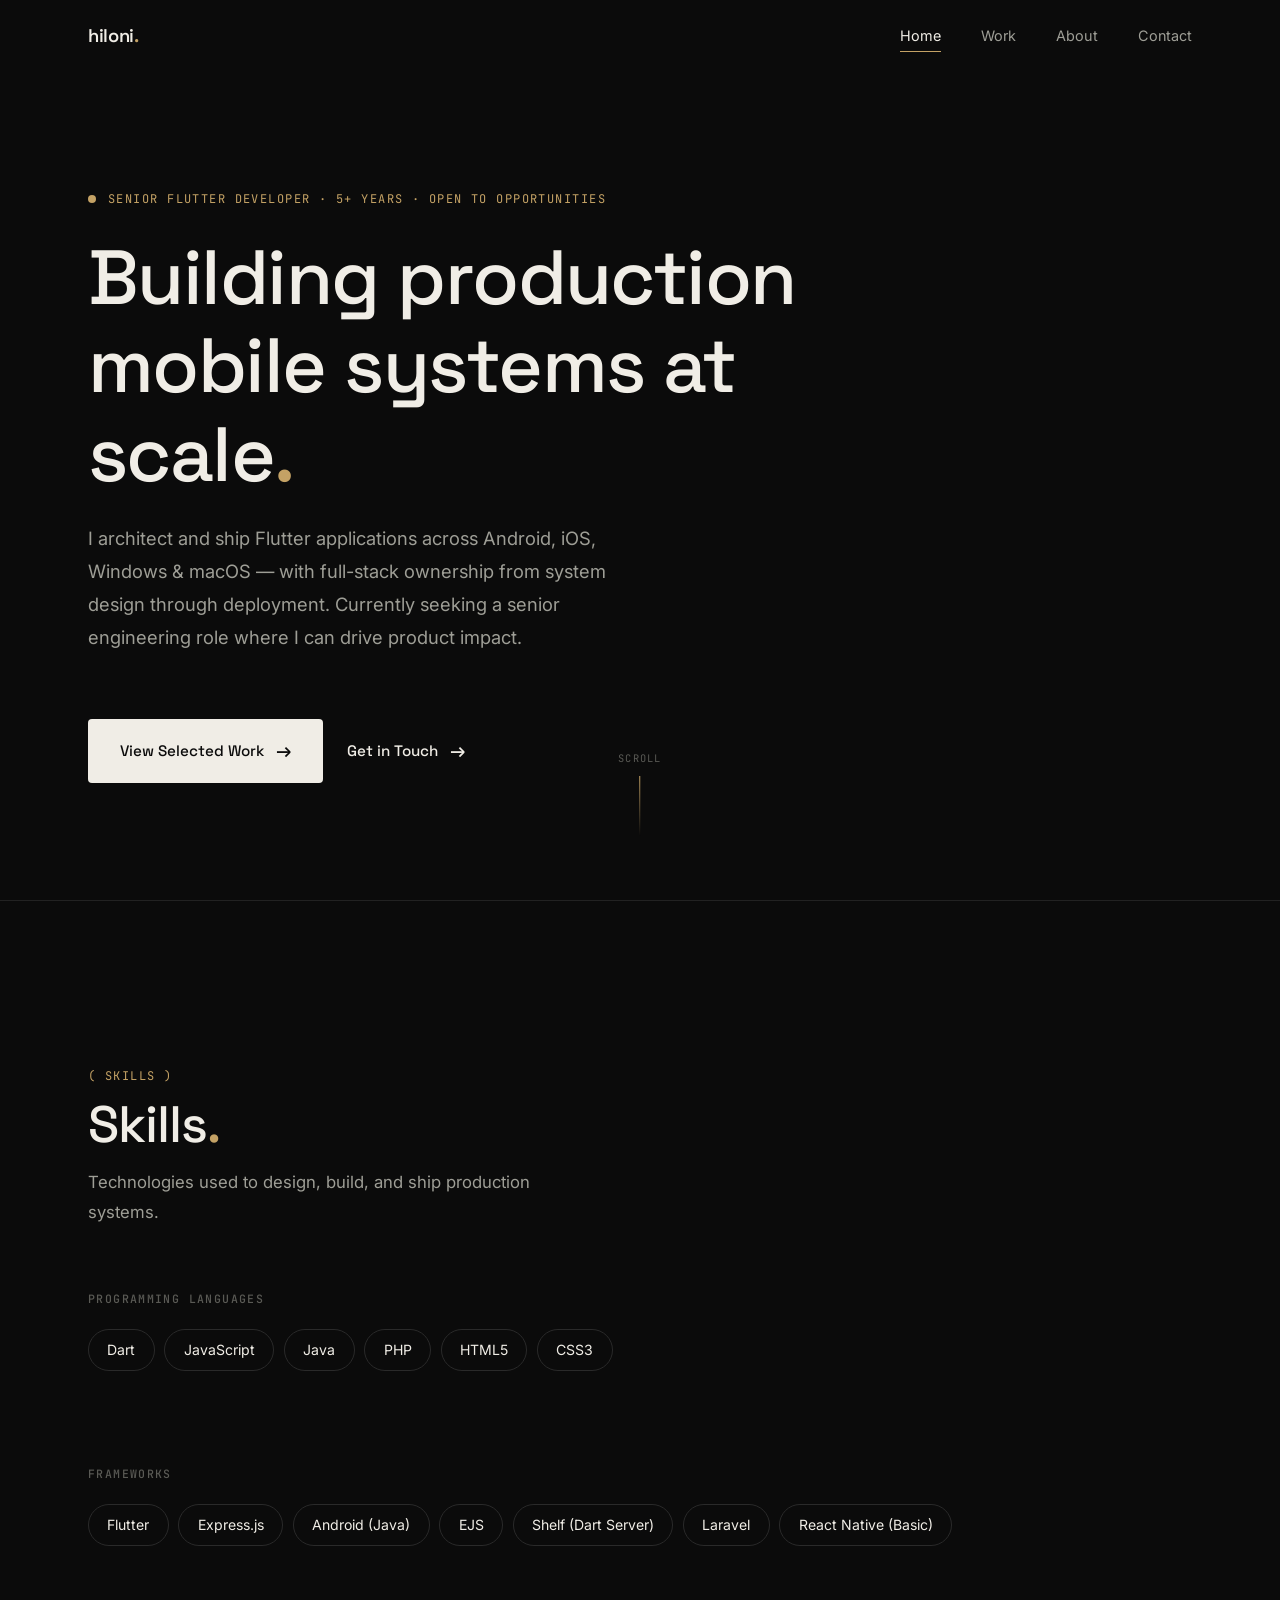
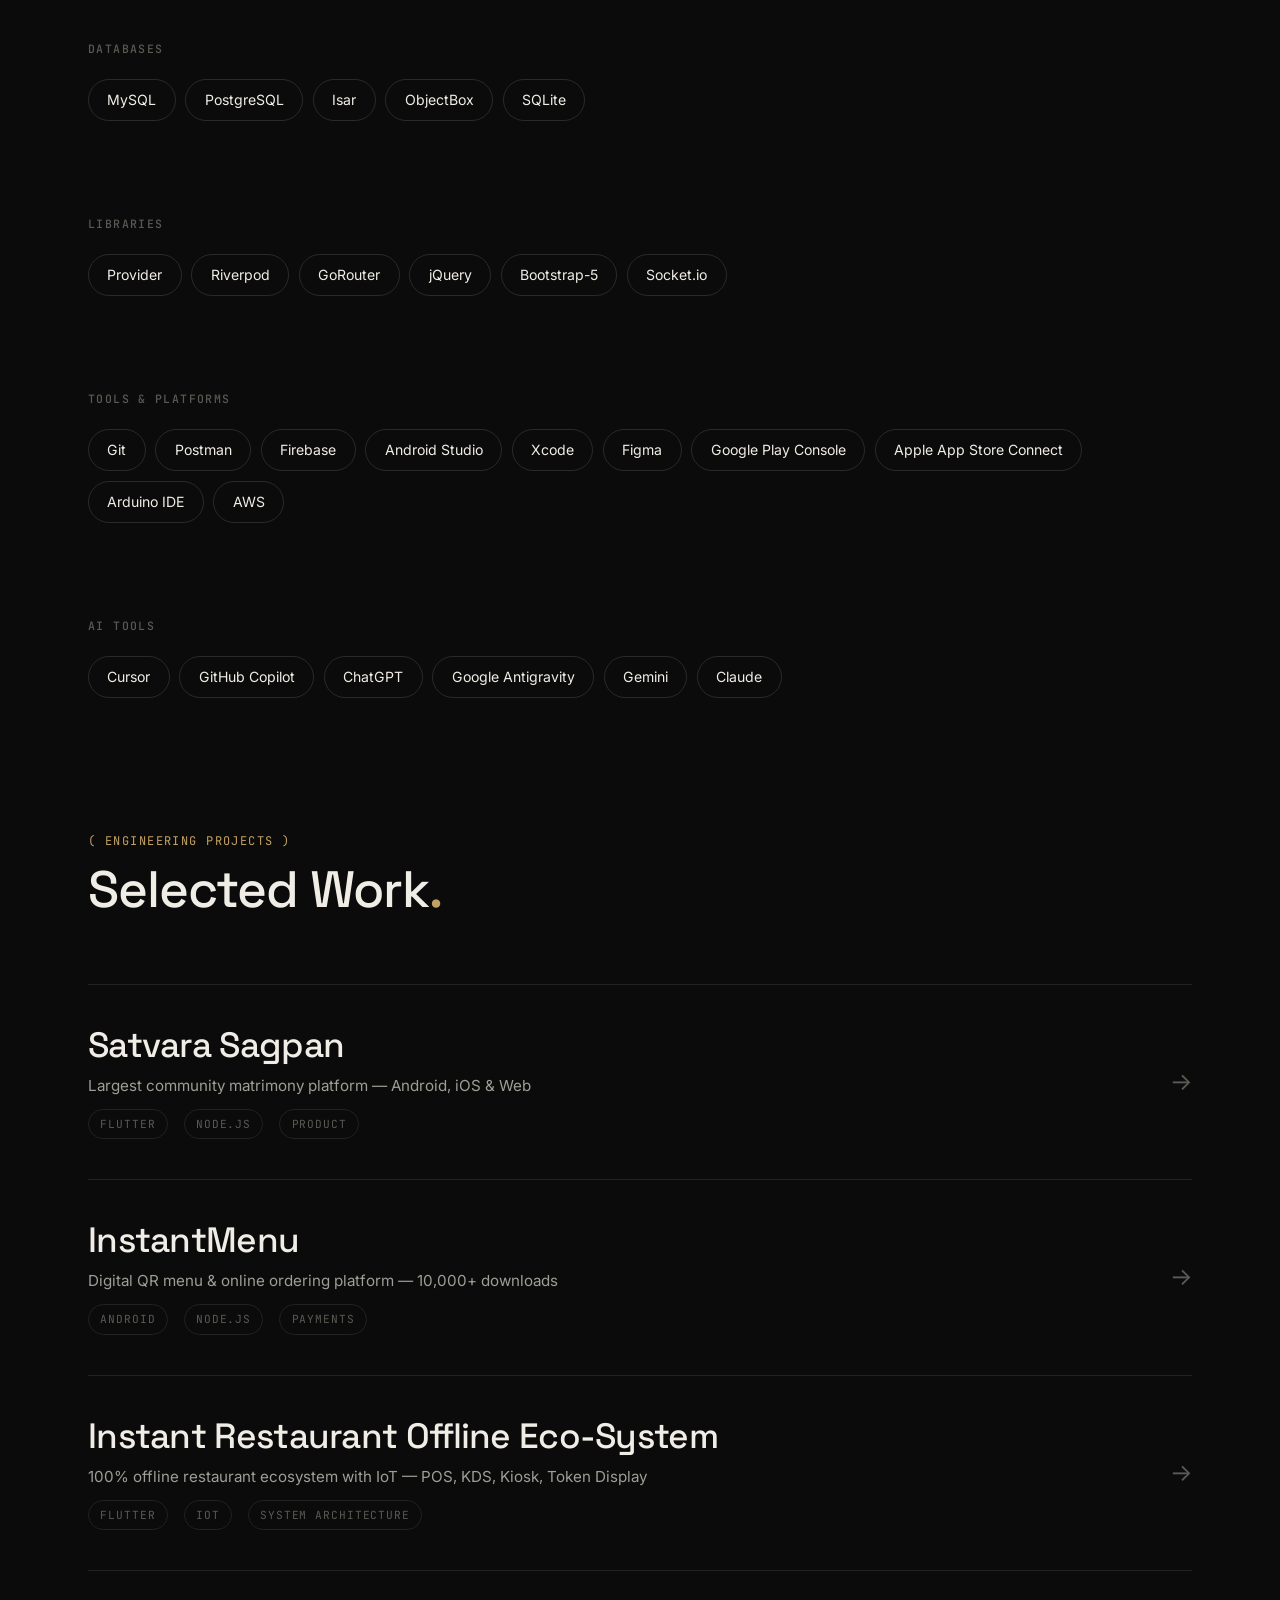
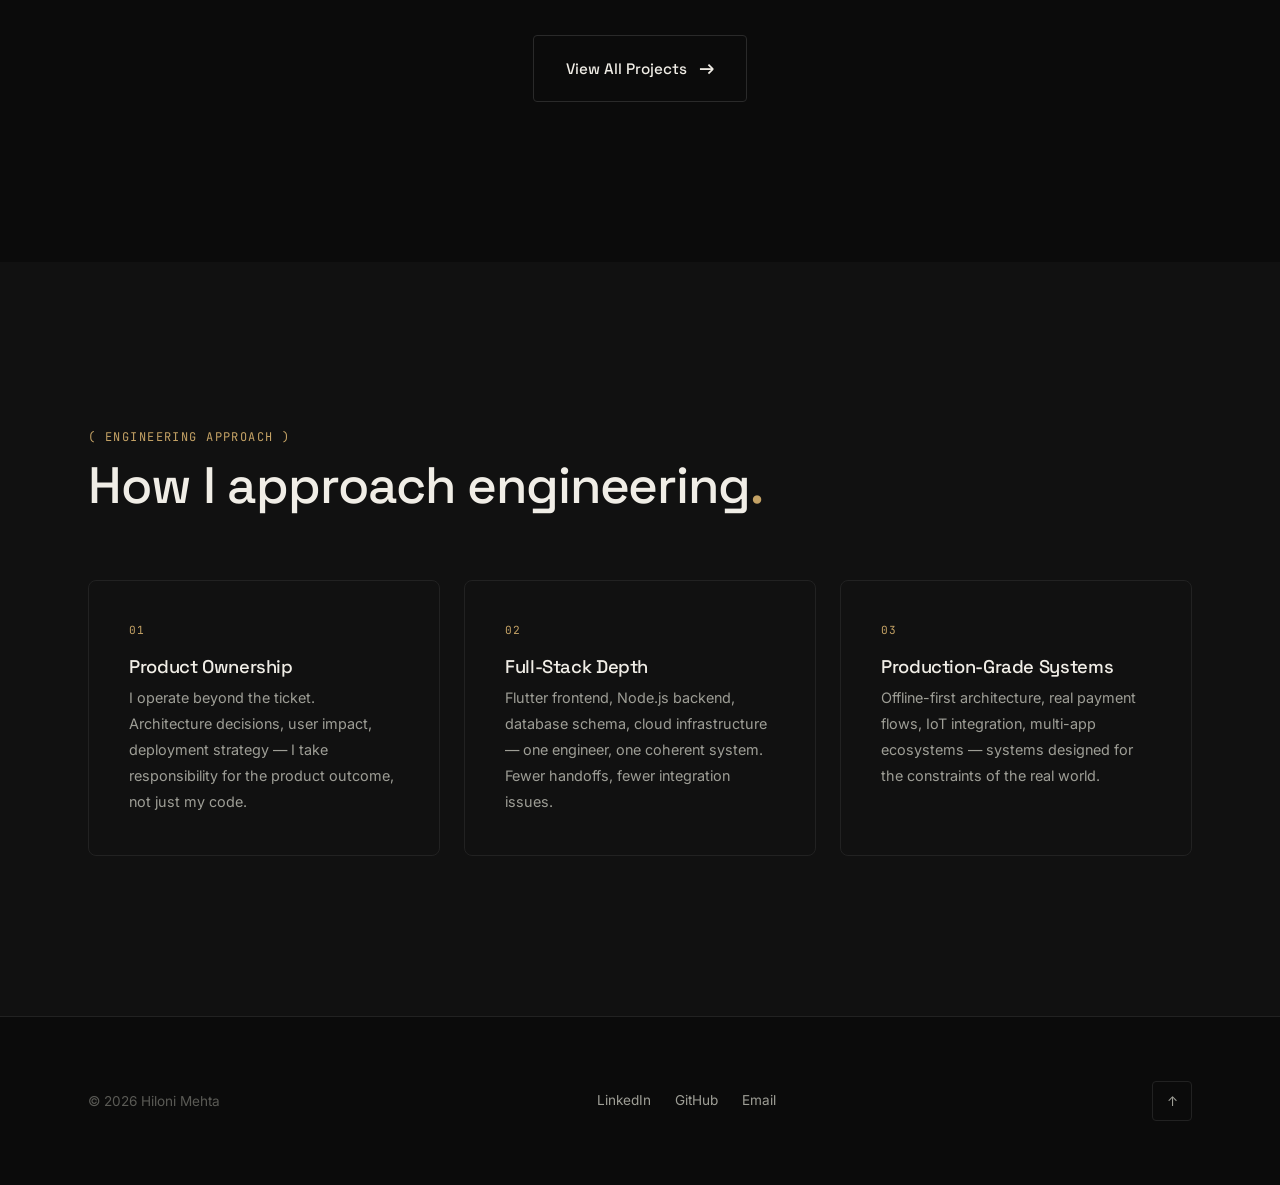
<file: index.html>
<!doctype html>
<html lang="en">

<head>
  <meta charset="UTF-8" />
  <meta name="viewport" content="width=device-width, initial-scale=1.0" />
  <link rel="icon" type="image/svg+xml" href="favicon.svg" />
  <meta name="description" content="Hiloni Mehta — Senior Flutter Developer & Full Stack Engineer. 5+ years building production apps across Android, iOS, Windows, macOS. Open to full-time engineering roles." />
  <meta name="keywords" content="Flutter Developer, Full Stack Engineer, Mobile App Developer, Product Builder, India" />
  <meta name="author" content="Hiloni Mehta" />

  <!-- Open Graph -->
  <meta property="og:title" content="Hiloni Mehta — Senior Flutter Developer" />
  <meta property="og:description" content="Senior Flutter Developer with 5+ years of full-stack experience. Open to engineering roles." />
  <meta property="og:type" content="website" />

  <title>Hiloni Mehta — Senior Flutter Developer</title>

  <!-- Fonts -->
  <link rel="preconnect" href="https://fonts.googleapis.com" />
  <link rel="preconnect" href="https://fonts.gstatic.com" crossorigin />
  <link href="https://fonts.googleapis.com/css2?family=Inter:wght@300;400;500;600&family=JetBrains+Mono:wght@400;500&family=Space+Grotesk:wght@400;500;600;700&display=swap" rel="stylesheet" />

  <!-- Styles -->
  <link rel="stylesheet" href="css/style.css" />
</head>

<body>
  <!-- Custom Cursor -->
  <div class="custom-cursor">View</div>

  <!-- Navigation -->
  <nav class="nav">
    <div class="container nav__inner">
      <a href="/hilonimehta/" class="nav__logo">hiloni<span>.</span></a>

      <div class="nav__links">
        <a href="/hilonimehta/" class="nav__link active">Home</a>
        <a href="/hilonimehta/work/" class="nav__link">Work</a>
        <a href="/hilonimehta/about/" class="nav__link">About</a>
        <a href="/hilonimehta/contact/" class="nav__link">Contact</a>
      </div>

      <button class="nav__toggle" aria-label="Toggle menu">
        <span></span>
        <span></span>
        <span></span>
      </button>
    </div>

    <!-- Mobile Menu -->
    <div class="nav__mobile">
      <a href="/hilonimehta/" class="nav__mobile-link">Home</a>
      <a href="/hilonimehta/work/" class="nav__mobile-link">Work</a>
      <a href="/hilonimehta/about/" class="nav__mobile-link">About</a>
      <a href="/hilonimehta/contact/" class="nav__mobile-link">Contact</a>
    </div>
  </nav>

  <!-- Hero Section -->
  <section class="hero">
    <div class="container">
      <div class="hero__content">
        <div class="hero__label hero-anim hero-anim--1">
          <span class="dot"></span>
          <span class="label label--accent">Senior Flutter Developer · 5+ Years · Open to Opportunities</span>
        </div>

        <h1 class="hero__title hero-anim hero-anim--2">
          <span class="line"><span>Building production</span></span>
          <span class="line"><span>mobile systems at</span></span>
          <span class="line"><span>scale<span class="text-accent">.</span></span></span>
        </h1>

        <p class="hero__subtitle hero-anim hero-anim--3">
          I architect and ship Flutter applications across Android, iOS,
          Windows & macOS — with full-stack ownership from system design
          through deployment. Currently seeking a senior engineering role
          where I can drive product impact.
        </p>

        <div class="hero__cta hero-anim hero-anim--4">
          <a href="work/" class="btn btn--primary">
            View Selected Work
            <span class="btn__arrow">→</span>
          </a>
          <a href="/hilonimehta/contact/" class="btn btn--ghost">
            Get in Touch
            <span class="btn__arrow">→</span>
          </a>
        </div>
      </div>
    </div>

    <div class="hero__scroll">
      <span class="label" style="font-size: 0.65rem">Scroll</span>
      <div class="hero__scroll-line"></div>
    </div>
  </section>

  <!-- Skills -->
  <section class="section skills-section">
    <div class="container">
      <div class="reveal">
        <span class="label label--accent">( Skills )</span>
        <h2 style="margin-top: 0.5rem; margin-bottom: 0.75rem">
          Skills<span class="text-accent">.</span>
        </h2>
        <p class="skills-intro">
          Technologies used to design, build, and ship production systems.
        </p>
      </div>

      <div class="skills-grid">
        <div class="skills-group reveal">
          <h4 class="skills-group__title">Programming Languages</h4>
          <div class="skills-group__tags">
            <span class="skill-pill">Dart</span>
            <span class="skill-pill">JavaScript</span>
            <span class="skill-pill">Java</span>
            <span class="skill-pill">PHP</span>
            <span class="skill-pill">HTML5</span>
            <span class="skill-pill">CSS3</span>
          </div>
        </div>

        <div class="skills-group reveal reveal--delay-1">
          <h4 class="skills-group__title">Frameworks</h4>
          <div class="skills-group__tags">
            <span class="skill-pill">Flutter</span>
            <span class="skill-pill">Express.js</span>
            <span class="skill-pill">Android (Java)</span>
            <span class="skill-pill">EJS</span>
            <span class="skill-pill">Shelf (Dart Server)</span>
            <span class="skill-pill">Laravel</span>
            <span class="skill-pill">React Native (Basic)</span>
          </div>
        </div>

        <div class="skills-group reveal reveal--delay-2">
          <h4 class="skills-group__title">Databases</h4>
          <div class="skills-group__tags">
            <span class="skill-pill">MySQL</span>
            <span class="skill-pill">PostgreSQL</span>
            <span class="skill-pill">Isar</span>
            <span class="skill-pill">ObjectBox</span>
            <span class="skill-pill">SQLite</span>
          </div>
        </div>

        <div class="skills-group reveal">
          <h4 class="skills-group__title">Libraries</h4>
          <div class="skills-group__tags">
            <span class="skill-pill">Provider</span>
            <span class="skill-pill">Riverpod</span>
            <span class="skill-pill">GoRouter</span>
            <span class="skill-pill">jQuery</span>
            <span class="skill-pill">Bootstrap-5</span>
            <span class="skill-pill">Socket.io</span>
          </div>
        </div>

        <div class="skills-group reveal reveal--delay-1">
          <h4 class="skills-group__title">Tools & Platforms</h4>
          <div class="skills-group__tags">
            <span class="skill-pill">Git</span>
            <span class="skill-pill">Postman</span>
            <span class="skill-pill">Firebase</span>
            <span class="skill-pill">Android Studio</span>
            <span class="skill-pill">Xcode</span>
            <span class="skill-pill">Figma</span>
            <span class="skill-pill">Google Play Console</span>
            <span class="skill-pill">Apple App Store Connect</span>
            <span class="skill-pill">Arduino IDE</span>
            <span class="skill-pill">AWS</span>
          </div>
        </div>

        <div class="skills-group reveal reveal--delay-2">
          <h4 class="skills-group__title">AI Tools</h4>
          <div class="skills-group__tags">
            <span class="skill-pill">Cursor</span>
            <span class="skill-pill">GitHub Copilot</span>
            <span class="skill-pill">ChatGPT</span>
            <span class="skill-pill">Google Antigravity</span>
            <span class="skill-pill">Gemini</span>
            <span class="skill-pill">Claude</span>
          </div>
        </div>
      </div>
    </div>
  </section>

  <!-- Engineering Projects -->
  <section class="section" id="selected-work">
    <div class="container">
      <div class="reveal">
        <span class="label label--accent">( Engineering Projects )</span>
        <h2 style="margin-top: 0.5rem; margin-bottom: var(--space-xl)">
          Selected Work<span class="text-accent">.</span>
        </h2>
      </div>

      <div class="work-list stagger-children">
        <a href="work/satvara-sagpan/" class="work-item">
          <div class="work-item__inner">
            <div class="work-item__info">
              <h3 class="work-item__name">Satvara Sagpan</h3>
              <p class="work-item__desc">
                Largest community matrimony platform — Android, iOS & Web
              </p>
              <div class="work-item__meta">
                <span class="work-item__tag">Flutter</span>
                <span class="work-item__tag">Node.js</span>
                <span class="work-item__tag">Product</span>
              </div>
            </div>
            <span class="work-item__arrow">→</span>
          </div>
        </a>

        <a href="work/instantmenu/" class="work-item">
          <div class="work-item__inner">
            <div class="work-item__info">
              <h3 class="work-item__name">InstantMenu</h3>
              <p class="work-item__desc">
                Digital QR menu & online ordering platform — 10,000+ downloads
              </p>
              <div class="work-item__meta">
                <span class="work-item__tag">Android</span>
                <span class="work-item__tag">Node.js</span>
                <span class="work-item__tag">Payments</span>
              </div>
            </div>
            <span class="work-item__arrow">→</span>
          </div>
        </a>

        <a href="work/instant-restaurant/" class="work-item">
          <div class="work-item__inner">
            <div class="work-item__info">
              <h3 class="work-item__name">
                Instant Restaurant Offline Eco-System
              </h3>
              <p class="work-item__desc">
                100% offline restaurant ecosystem with IoT — POS, KDS, Kiosk,
                Token Display
              </p>
              <div class="work-item__meta">
                <span class="work-item__tag">Flutter</span>
                <span class="work-item__tag">IoT</span>
                <span class="work-item__tag">System Architecture</span>
              </div>
            </div>
            <span class="work-item__arrow">→</span>
          </div>
        </a>
      </div>

      <div class="reveal" style="margin-top: var(--space-xl); text-align: center">
        <a href="/hilonimehta/work/" class="btn btn--outline">
          View All Projects
          <span class="btn__arrow">→</span>
        </a>
      </div>
    </div>
  </section>

  <!-- Engineering Approach -->
  <section class="section" style="background: var(--bg-secondary)">
    <div class="container">
      <div class="reveal">
        <span class="label label--accent">( Engineering Approach )</span>
        <h2 style="
              margin-top: 0.5rem;
              margin-bottom: var(--space-xl);
              max-width: 700px;
            ">
          How I approach engineering<span class="text-accent">.</span>
        </h2>
      </div>

      <div class="about-values stagger-children">
        <div class="about-value">
          <div class="about-value__number">01</div>
          <h4 class="about-value__title">Product Ownership</h4>
          <p class="about-value__desc">
            I operate beyond the ticket. Architecture decisions, user impact,
            deployment strategy — I take responsibility for the product
            outcome, not just my code.
          </p>
        </div>
        <div class="about-value">
          <div class="about-value__number">02</div>
          <h4 class="about-value__title">Full-Stack Depth</h4>
          <p class="about-value__desc">
            Flutter frontend, Node.js backend, database schema, cloud
            infrastructure — one engineer, one coherent system. Fewer
            handoffs, fewer integration issues.
          </p>
        </div>
        <div class="about-value">
          <div class="about-value__number">03</div>
          <h4 class="about-value__title">Production-Grade Systems</h4>
          <p class="about-value__desc">
            Offline-first architecture, real payment flows, IoT integration,
            multi-app ecosystems — systems designed for the constraints of the
            real world.
          </p>
        </div>
      </div>
    </div>
  </section>

  <!-- Footer -->
  <footer class="footer">
    <div class="container footer__inner">
      <p class="footer__copy">
        &copy; <span class="current-year"></span> Hiloni Mehta
      </p>

      <div class="footer__links">
        <a href="https://www.linkedin.com/in/hiloni-mehta-9bba40120/" target="_blank" rel="noopener" class="footer__link">LinkedIn</a>
        <a href="https://github.com/HiloniMehta" target="_blank" rel="noopener" class="footer__link">GitHub</a>
        <a href="mailto:hilonimehta1997@gmail.com" class="footer__link">Email</a>
      </div>

      <button class="footer__back-top" aria-label="Back to top">↑</button>
    </div>
  </footer>

  <script src="js/main.js"></script>
</body>

</html>
</file>
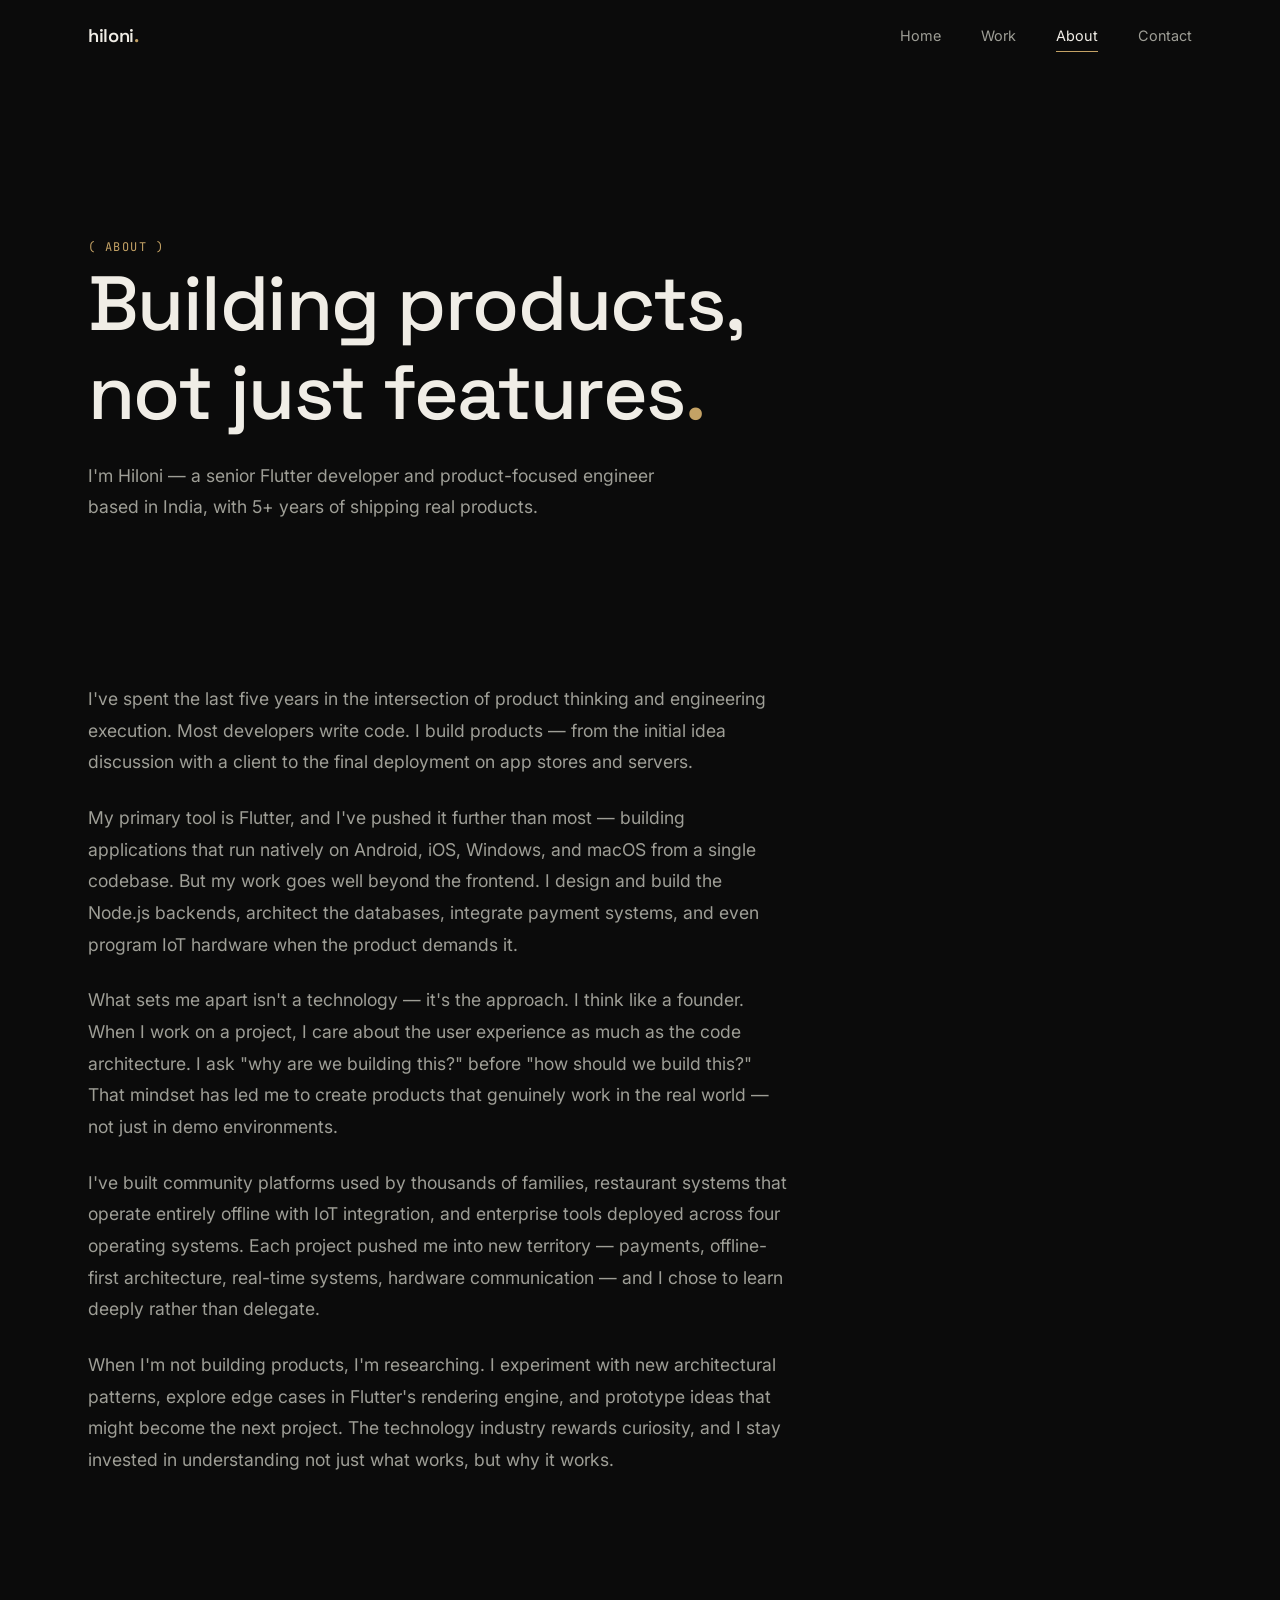
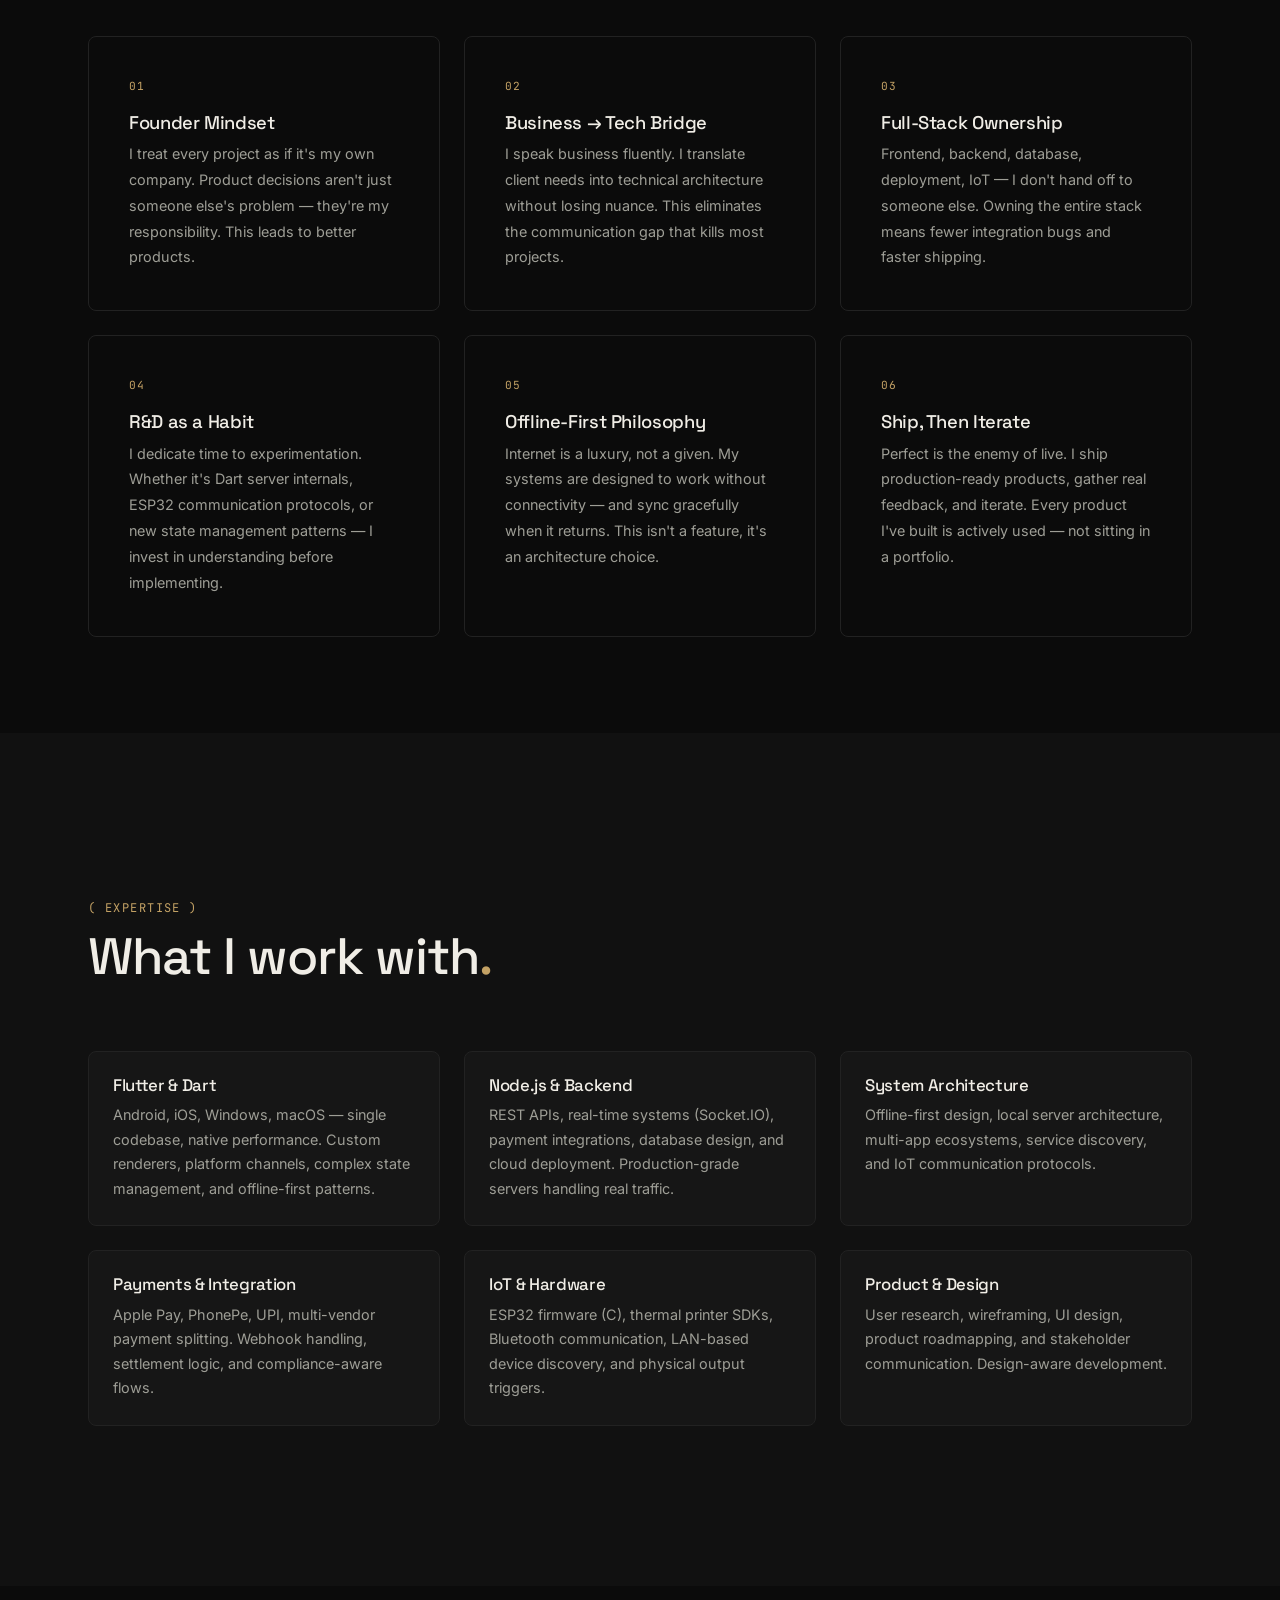
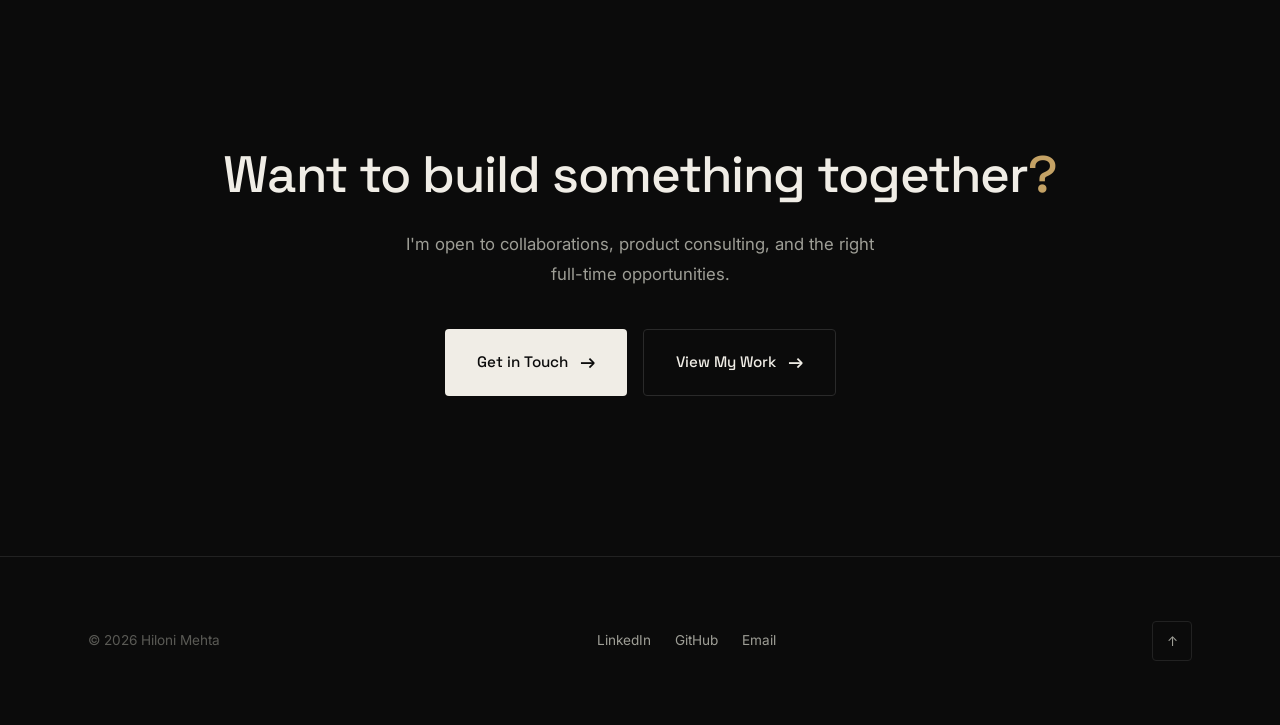
<file: about/index.html>
<!doctype html>
<html lang="en">

<head>
  <meta charset="UTF-8" />
  <meta name="viewport" content="width=device-width, initial-scale=1.0" />
  <link rel="icon" type="image/svg+xml" href="../favicon.svg" />
  <meta name="description" content="About Hiloni Mehta — Senior Flutter Developer, Product Builder, and Full Stack Engineer with 5+ years of experience." />
  <title>About — Hiloni Mehta</title>
  <link rel="preconnect" href="https://fonts.googleapis.com" />
  <link rel="preconnect" href="https://fonts.gstatic.com" crossorigin />
  <link href="https://fonts.googleapis.com/css2?family=Inter:wght@300;400;500;600&family=JetBrains+Mono:wght@400;500&family=Space+Grotesk:wght@400;500;600;700&display=swap" rel="stylesheet" />
  <link rel="stylesheet" href="../css/style.css" />
</head>

<body>
  <!-- Navigation -->
  <nav class="nav">
    <div class="container nav__inner">
      <a href="/hilonimehta/" class="nav__logo">hiloni<span>.</span></a>
      <div class="nav__links">
        <a href="/hilonimehta/" class="nav__link">Home</a>
        <a href="/hilonimehta/work/" class="nav__link">Work</a>
        <a href="/hilonimehta/about/" class="nav__link active">About</a>
        <a href="/hilonimehta/contact/" class="nav__link">Contact</a>
      </div>
      <button class="nav__toggle" aria-label="Toggle menu">
        <span></span><span></span><span></span>
      </button>
    </div>
    <div class="nav__mobile">
      <a href="/hilonimehta/" class="nav__mobile-link">Home</a>
      <a href="/hilonimehta/work/" class="nav__mobile-link">Work</a>
      <a href="/hilonimehta/about/" class="nav__mobile-link">About</a>
      <a href="/hilonimehta/contact/" class="nav__mobile-link">Contact</a>
    </div>
  </nav>

  <!-- About Hero -->
  <header class="about-hero">
    <div class="container">
      <div class="hero-anim hero-anim--1">
        <span class="label label--accent">( About )</span>
      </div>

      <h1 class="page-header__title hero-anim hero-anim--2">
        Building products,<br />not just features<span class="text-accent">.</span>
      </h1>

      <p class="page-header__subtitle hero-anim hero-anim--3">
        I'm Hiloni — a senior Flutter developer and product-focused engineer
        based in India, with 5+ years of shipping real products.
      </p>
    </div>
  </header>

  <!-- About Content -->
  <section class="section--sm">
    <div class="container">
      <div class="about-content">
        <div class="about-text reveal">
          <p>
            I've spent the last five years in the intersection of product
            thinking and engineering execution. Most developers write code. I
            build products — from the initial idea discussion with a client to
            the final deployment on app stores and servers.
          </p>

          <p>
            My primary tool is Flutter, and I've pushed it further than most —
            building applications that run natively on Android, iOS, Windows,
            and macOS from a single codebase. But my work goes well beyond the
            frontend. I design and build the Node.js backends, architect the
            databases, integrate payment systems, and even program IoT
            hardware when the product demands it.
          </p>

          <p>
            What sets me apart isn't a technology — it's the approach. I think
            like a founder. When I work on a project, I care about the user
            experience as much as the code architecture. I ask "why are we
            building this?" before "how should we build this?" That mindset
            has led me to create products that genuinely work in the real
            world — not just in demo environments.
          </p>

          <p>
            I've built community platforms used by thousands of families,
            restaurant systems that operate entirely offline with IoT
            integration, and enterprise tools deployed across four operating
            systems. Each project pushed me into new territory — payments,
            offline-first architecture, real-time systems, hardware
            communication — and I chose to learn deeply rather than delegate.
          </p>

          <p>
            When I'm not building products, I'm researching. I experiment with
            new architectural patterns, explore edge cases in Flutter's
            rendering engine, and prototype ideas that might become the next
            project. The technology industry rewards curiosity, and I stay
            invested in understanding not just what works, but why it works.
          </p>
        </div>

        <!-- Values / Principles -->
        <div class="about-values stagger-children">
          <div class="about-value">
            <div class="about-value__number">01</div>
            <h4 class="about-value__title">Founder Mindset</h4>
            <p class="about-value__desc">
              I treat every project as if it's my own company. Product
              decisions aren't just someone else's problem — they're my
              responsibility. This leads to better products.
            </p>
          </div>

          <div class="about-value">
            <div class="about-value__number">02</div>
            <h4 class="about-value__title">Business → Tech Bridge</h4>
            <p class="about-value__desc">
              I speak business fluently. I translate client needs into
              technical architecture without losing nuance. This eliminates
              the communication gap that kills most projects.
            </p>
          </div>

          <div class="about-value">
            <div class="about-value__number">03</div>
            <h4 class="about-value__title">Full-Stack Ownership</h4>
            <p class="about-value__desc">
              Frontend, backend, database, deployment, IoT — I don't hand off
              to someone else. Owning the entire stack means fewer integration
              bugs and faster shipping.
            </p>
          </div>

          <div class="about-value">
            <div class="about-value__number">04</div>
            <h4 class="about-value__title">R&D as a Habit</h4>
            <p class="about-value__desc">
              I dedicate time to experimentation. Whether it's Dart server
              internals, ESP32 communication protocols, or new state
              management patterns — I invest in understanding before
              implementing.
            </p>
          </div>

          <div class="about-value">
            <div class="about-value__number">05</div>
            <h4 class="about-value__title">Offline-First Philosophy</h4>
            <p class="about-value__desc">
              Internet is a luxury, not a given. My systems are designed to
              work without connectivity — and sync gracefully when it returns.
              This isn't a feature, it's an architecture choice.
            </p>
          </div>

          <div class="about-value">
            <div class="about-value__number">06</div>
            <h4 class="about-value__title">Ship, Then Iterate</h4>
            <p class="about-value__desc">
              Perfect is the enemy of live. I ship production-ready products,
              gather real feedback, and iterate. Every product I've built is
              actively used — not sitting in a portfolio.
            </p>
          </div>
        </div>
      </div>
    </div>
  </section>

  <!-- Experience Summary -->
  <section class="section" style="background: var(--bg-secondary)">
    <div class="container">
      <div class="reveal">
        <span class="label label--accent">( Expertise )</span>
        <h2 style="margin-top: 0.5rem; margin-bottom: var(--space-xl)">
          What I work with<span class="text-accent">.</span>
        </h2>
      </div>

      <div class="feature-list stagger-children">
        <div class="feature-item">
          <h4 class="feature-item__title">Flutter & Dart</h4>
          <p class="feature-item__desc">
            Android, iOS, Windows, macOS — single codebase, native
            performance. Custom renderers, platform channels, complex state
            management, and offline-first patterns.
          </p>
        </div>
        <div class="feature-item">
          <h4 class="feature-item__title">Node.js & Backend</h4>
          <p class="feature-item__desc">
            REST APIs, real-time systems (Socket.IO), payment integrations,
            database design, and cloud deployment. Production-grade servers
            handling real traffic.
          </p>
        </div>
        <div class="feature-item">
          <h4 class="feature-item__title">System Architecture</h4>
          <p class="feature-item__desc">
            Offline-first design, local server architecture, multi-app
            ecosystems, service discovery, and IoT communication protocols.
          </p>
        </div>
        <div class="feature-item">
          <h4 class="feature-item__title">Payments & Integration</h4>
          <p class="feature-item__desc">
            Apple Pay, PhonePe, UPI, multi-vendor payment splitting. Webhook
            handling, settlement logic, and compliance-aware flows.
          </p>
        </div>
        <div class="feature-item">
          <h4 class="feature-item__title">IoT & Hardware</h4>
          <p class="feature-item__desc">
            ESP32 firmware (C), thermal printer SDKs, Bluetooth communication,
            LAN-based device discovery, and physical output triggers.
          </p>
        </div>
        <div class="feature-item">
          <h4 class="feature-item__title">Product & Design</h4>
          <p class="feature-item__desc">
            User research, wireframing, UI design, product roadmapping, and
            stakeholder communication. Design-aware development.
          </p>
        </div>
      </div>
    </div>
  </section>

  <!-- CTA -->
  <section class="section">
    <div class="container" style="text-align: center">
      <div class="reveal">
        <h2 style="margin-bottom: var(--space-md)">
          Want to build something together<span class="text-accent">?</span>
        </h2>
        <p style="max-width: 500px; margin: 0 auto var(--space-lg)">
          I'm open to collaborations, product consulting, and the right
          full-time opportunities.
        </p>
        <div style="
              display: flex;
              gap: var(--space-sm);
              justify-content: center;
              flex-wrap: wrap;
            ">
          <a href="../contact/" class="btn btn--primary">
            Get in Touch
            <span class="btn__arrow">→</span>
          </a>
          <a href="../work/" class="btn btn--outline">
            View My Work
            <span class="btn__arrow">→</span>
          </a>
        </div>
      </div>
    </div>
  </section>

  <!-- Footer -->
  <footer class="footer">
    <div class="container footer__inner">
      <p class="footer__copy">
        &copy; <span class="current-year"></span> Hiloni Mehta
      </p>
      <div class="footer__links">
        <a href="https://www.linkedin.com/in/hiloni-mehta-9bba40120/" target="_blank" rel="noopener" class="footer__link">LinkedIn</a>
        <a href="https://github.com/HiloniMehta" target="_blank" rel="noopener" class="footer__link">GitHub</a>
        <a href="mailto:hilonimehta1997@gmail.com" class="footer__link">Email</a>
      </div>
      <button class="footer__back-top" aria-label="Back to top">↑</button>
    </div>
  </footer>

  <script src="../js/main.js"></script>
</body>

</html>
</file>
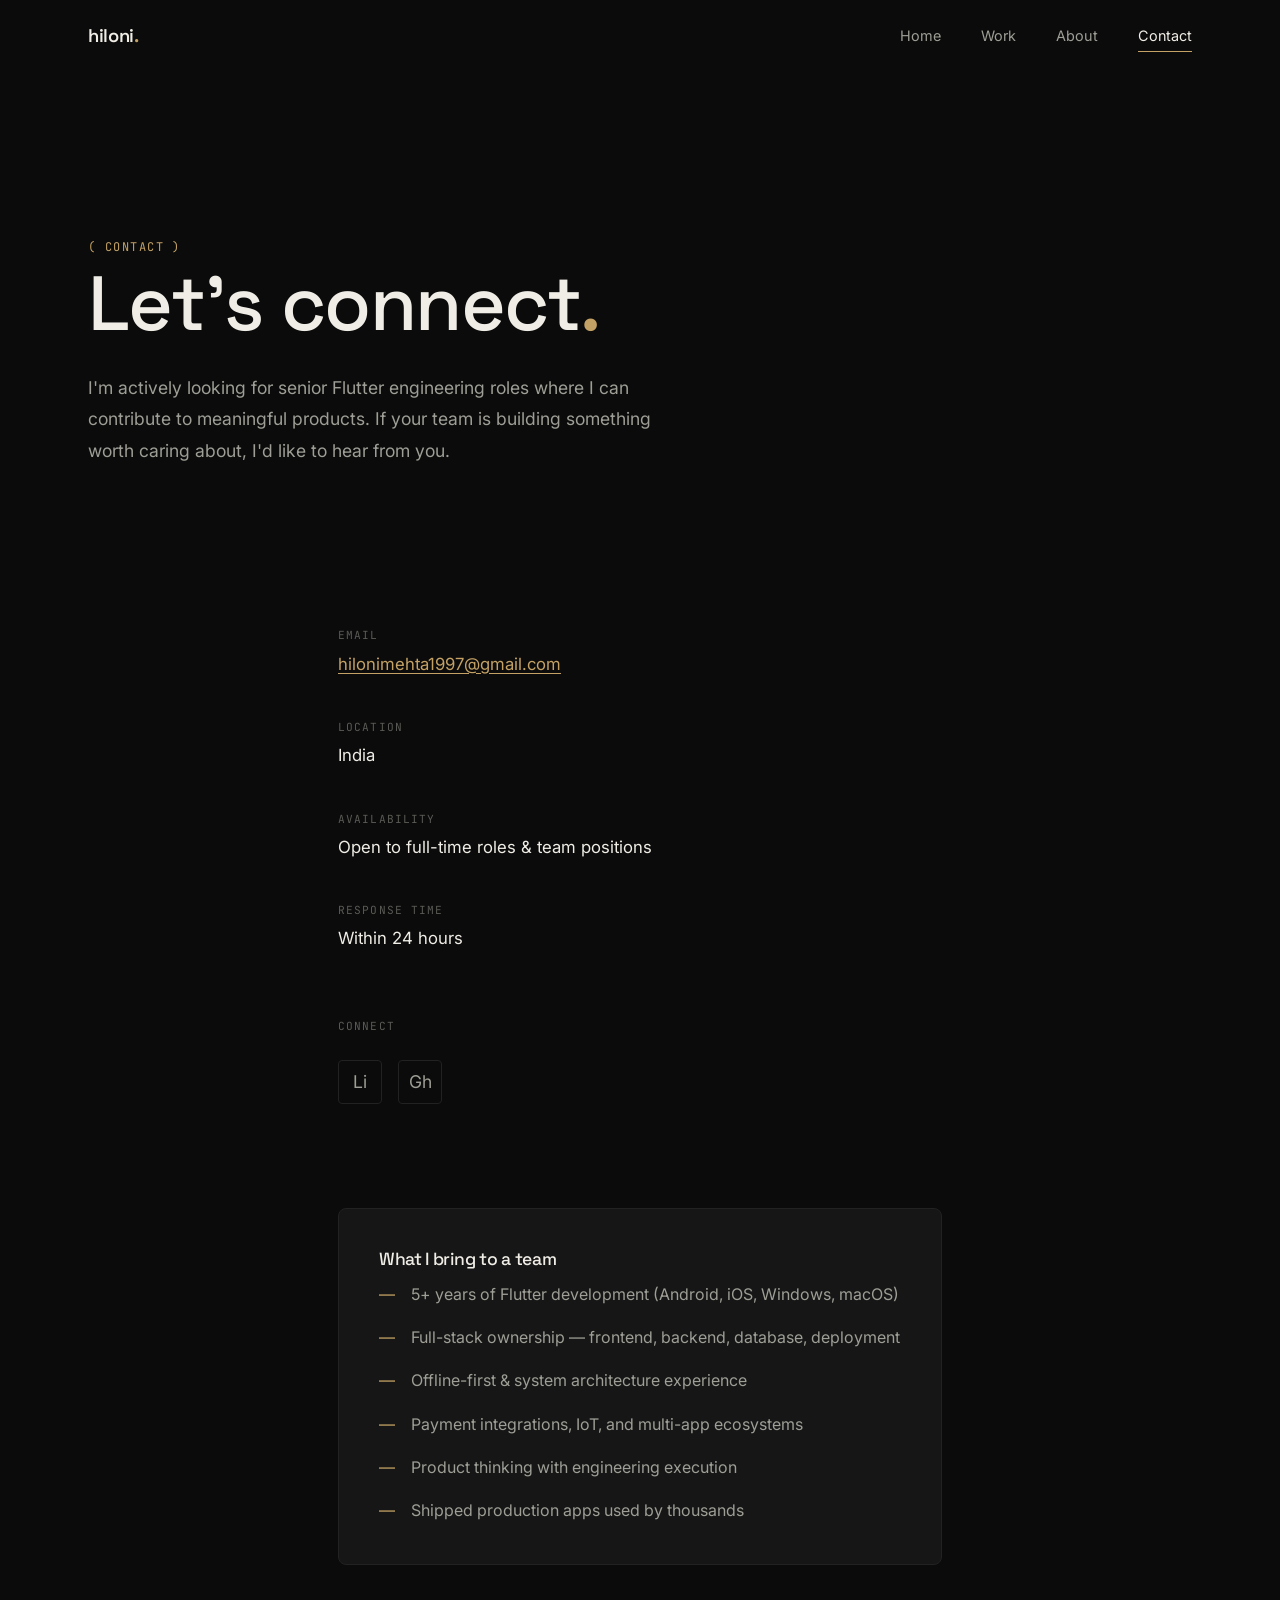
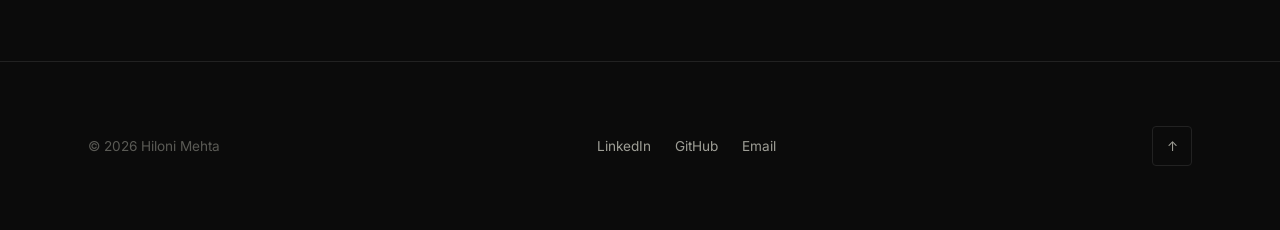
<file: contact/index.html>
<!doctype html>
<html lang="en">

<head>
  <meta charset="UTF-8" />
  <meta name="viewport" content="width=device-width, initial-scale=1.0" />
  <link rel="icon" type="image/svg+xml" href="../favicon.svg" />
  <meta name="description" content="Contact Hiloni Mehta — Senior Flutter Developer open to full-time engineering roles and team opportunities." />
  <title>Contact — Hiloni Mehta</title>
  <link rel="preconnect" href="https://fonts.googleapis.com" />
  <link rel="preconnect" href="https://fonts.gstatic.com" crossorigin />
  <link href="https://fonts.googleapis.com/css2?family=Inter:wght@300;400;500;600&family=JetBrains+Mono:wght@400;500&family=Space+Grotesk:wght@400;500;600;700&display=swap" rel="stylesheet" />
  <link rel="stylesheet" href="../css/style.css" />
</head>

<body>
  <!-- Navigation -->
  <nav class="nav">
    <div class="container nav__inner">
      <a href="/hilonimehta/" class="nav__logo">hiloni<span>.</span></a>
      <div class="nav__links">
        <a href="/hilonimehta/" class="nav__link">Home</a>
        <a href="/hilonimehta/work/" class="nav__link">Work</a>
        <a href="/hilonimehta/about/" class="nav__link">About</a>
        <a href="/hilonimehta/contact/" class="nav__link active">Contact</a>
      </div>
      <button class="nav__toggle" aria-label="Toggle menu">
        <span></span><span></span><span></span>
      </button>
    </div>
    <div class="nav__mobile">
      <a href="/hilonimehta/" class="nav__mobile-link">Home</a>
      <a href="/hilonimehta/work/" class="nav__mobile-link">Work</a>
      <a href="/hilonimehta/about/" class="nav__mobile-link">About</a>
      <a href="/hilonimehta/contact/" class="nav__mobile-link">Contact</a>
    </div>
  </nav>

  <!-- Contact Hero -->
  <header class="contact-hero">
    <div class="container">
      <div class="hero-anim hero-anim--1">
        <span class="label label--accent">( Contact )</span>
      </div>

      <h1 class="page-header__title hero-anim hero-anim--2">
        Let's connect<span class="text-accent">.</span>
      </h1>

      <p class="page-header__subtitle hero-anim hero-anim--3">
        I'm actively looking for senior Flutter engineering roles where I can
        contribute to meaningful products. If your team is building something
        worth caring about, I'd like to hear from you.
      </p>
    </div>
  </header>

  <!-- Contact Content -->
  <section class="section--sm">
    <div class="container" style="max-width: 700px">
      <!-- Contact Info -->
      <div class="contact-info reveal">
        <div class="contact-info__item">
          <span class="contact-info__label">Email</span>
          <span class="contact-info__value">
            <a href="mailto:hilonimehta1997@gmail.com">hilonimehta1997@gmail.com</a>
          </span>
        </div>

        <div class="contact-info__item">
          <span class="contact-info__label">Location</span>
          <span class="contact-info__value">India</span>
        </div>

        <div class="contact-info__item">
          <span class="contact-info__label">Availability</span>
          <span class="contact-info__value">Open to full-time roles & team positions</span>
        </div>

        <div class="contact-info__item">
          <span class="contact-info__label">Response Time</span>
          <span class="contact-info__value">Within 24 hours</span>
        </div>

        <div style="margin-top: var(--space-md)">
          <span class="contact-info__label" style="display: block; margin-bottom: var(--space-sm)">Connect</span>
          <div class="contact-socials">
            <a href="https://www.linkedin.com/in/hiloni-mehta-9bba40120/" target="_blank" rel="noopener" class="contact-social" aria-label="LinkedIn">
              Li
            </a>
            <a href="https://github.com/HiloniMehta" target="_blank" rel="noopener" class="contact-social" aria-label="GitHub">
              Gh
            </a>
          </div>
        </div>

        <div style="
              margin-top: var(--space-xl);
              padding: var(--space-lg);
              background: var(--bg-card);
              border: 1px solid var(--border);
              border-radius: var(--radius-md);
            ">
          <h4 style="
                font-family: var(--font-heading);
                font-size: 1.1rem;
                margin-bottom: 0.75rem;
              ">
            What I bring to a team
          </h4>
          <div class="role-list">
            <div class="role-item">
              5+ years of Flutter development (Android, iOS, Windows, macOS)
            </div>
            <div class="role-item">
              Full-stack ownership — frontend, backend, database, deployment
            </div>
            <div class="role-item">
              Offline-first & system architecture experience
            </div>
            <div class="role-item">
              Payment integrations, IoT, and multi-app ecosystems
            </div>
            <div class="role-item">
              Product thinking with engineering execution
            </div>
            <div class="role-item">
              Shipped production apps used by thousands
            </div>
          </div>
        </div>
      </div>
    </div>
  </section>

  <!-- Footer -->
  <footer class="footer">
    <div class="container footer__inner">
      <p class="footer__copy">
        &copy; <span class="current-year"></span> Hiloni Mehta
      </p>
      <div class="footer__links">
        <a href="https://www.linkedin.com/in/hiloni-mehta-9bba40120/" target="_blank" rel="noopener" class="footer__link">LinkedIn</a>
        <a href="https://github.com/HiloniMehta" target="_blank" rel="noopener" class="footer__link">GitHub</a>
        <a href="mailto:hilonimehta1997@gmail.com" class="footer__link">Email</a>
      </div>
      <button class="footer__back-top" aria-label="Back to top">↑</button>
    </div>
  </footer>

  <script src="../js/main.js"></script>
</body>

</html>
</file>
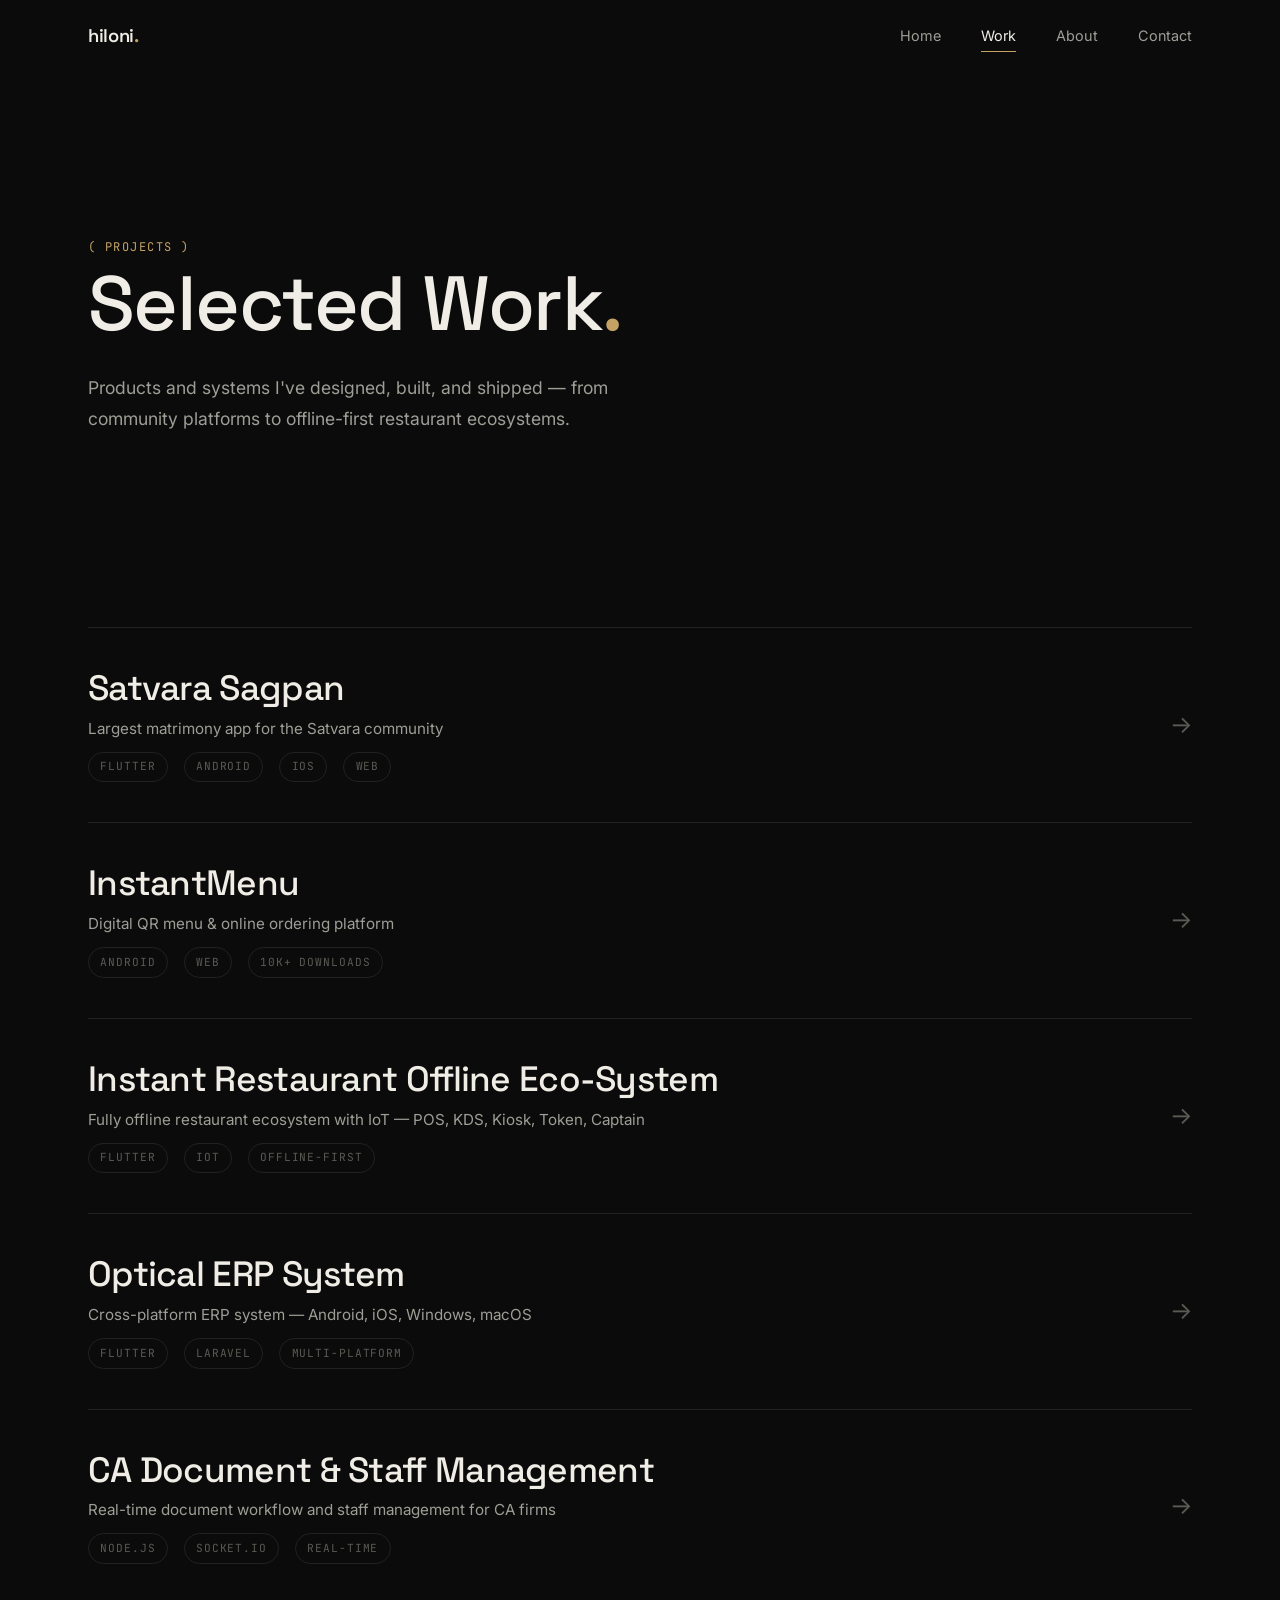
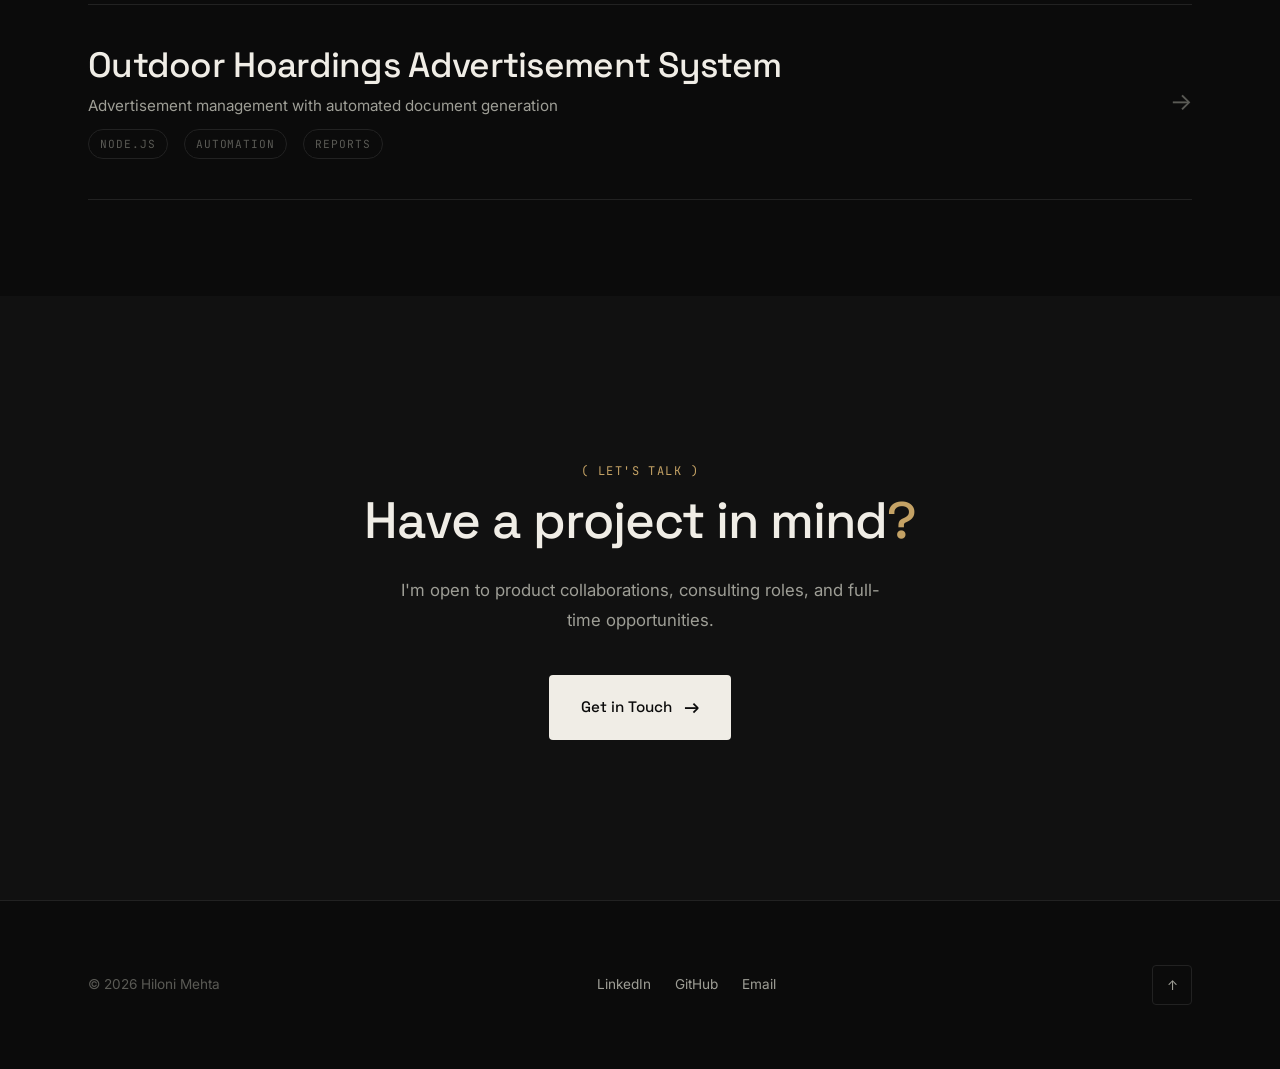
<file: work/index.html>
<!doctype html>
<html lang="en">

<head>
  <meta charset="UTF-8" />
  <meta name="viewport" content="width=device-width, initial-scale=1.0" />
  <link rel="icon" type="image/svg+xml" href="../favicon.svg" />
  <meta name="description" content="Selected work by Hiloni Mehta — Flutter apps, backend systems, and full product builds." />
  <title>Work — Hiloni Mehta</title>

  <link rel="preconnect" href="https://fonts.googleapis.com" />
  <link rel="preconnect" href="https://fonts.gstatic.com" crossorigin />
  <link href="https://fonts.googleapis.com/css2?family=Inter:wght@300;400;500;600&family=JetBrains+Mono:wght@400;500&family=Space+Grotesk:wght@400;500;600;700&display=swap" rel="stylesheet" />
  <link rel="stylesheet" href="../css/style.css" />
</head>

<body>
  <div class="custom-cursor">View</div>

  <!-- Navigation -->
  <nav class="nav">
    <div class="container nav__inner">
      <a href="/hilonimehta/" class="nav__logo">hiloni<span>.</span></a>
      <div class="nav__links">
        <a href="/hilonimehta/" class="nav__link">Home</a>
        <a href="/hilonimehta/work/" class="nav__link active">Work</a>
        <a href="/hilonimehta/about/" class="nav__link">About</a>
        <a href="/hilonimehta/contact/" class="nav__link">Contact</a>
      </div>
      <button class="nav__toggle" aria-label="Toggle menu">
        <span></span><span></span><span></span>
      </button>
    </div>
    <div class="nav__mobile">
      <a href="/hilonimehta/" class="nav__mobile-link">Home</a>
      <a href="/hilonimehta/work/" class="nav__mobile-link">Work</a>
      <a href="/hilonimehta/about/" class="nav__mobile-link">About</a>
      <a href="/hilonimehta/contact/" class="nav__mobile-link">Contact</a>
    </div>
  </nav>

  <!-- Page Header -->
  <header class="page-header">
    <div class="container">
      <div class="hero-anim hero-anim--1">
        <span class="label label--accent">( Projects )</span>
      </div>
      <h1 class="page-header__title hero-anim hero-anim--2">
        Selected Work<span class="text-accent">.</span>
      </h1>
      <p class="page-header__subtitle hero-anim hero-anim--3">
        Products and systems I've designed, built, and shipped — from
        community platforms to offline-first restaurant ecosystems.
      </p>
    </div>
  </header>

  <!-- Work List -->
  <section class="section--sm">
    <div class="container">
      <div class="work-list stagger-children">
        <a href="satvara-sagpan/" class="work-item">
          <div class="work-item__inner">
            <div class="work-item__info">
              <h3 class="work-item__name">Satvara Sagpan</h3>
              <p class="work-item__desc">
                Largest matrimony app for the Satvara community
              </p>
              <div class="work-item__meta">
                <span class="work-item__tag">Flutter</span>
                <span class="work-item__tag">Android</span>
                <span class="work-item__tag">iOS</span>
                <span class="work-item__tag">Web</span>
              </div>
            </div>
            <span class="work-item__arrow">→</span>
          </div>
        </a>

        <a href="instantmenu/" class="work-item">
          <div class="work-item__inner">
            <div class="work-item__info">
              <h3 class="work-item__name">InstantMenu</h3>
              <p class="work-item__desc">
                Digital QR menu & online ordering platform
              </p>
              <div class="work-item__meta">
                <span class="work-item__tag">Android</span>
                <span class="work-item__tag">Web</span>
                <span class="work-item__tag">10K+ Downloads</span>
              </div>
            </div>
            <span class="work-item__arrow">→</span>
          </div>
        </a>

        <a href="instant-restaurant/" class="work-item">
          <div class="work-item__inner">
            <div class="work-item__info">
              <h3 class="work-item__name">
                Instant Restaurant Offline Eco-System
              </h3>
              <p class="work-item__desc">
                Fully offline restaurant ecosystem with IoT — POS, KDS, Kiosk,
                Token, Captain
              </p>
              <div class="work-item__meta">
                <span class="work-item__tag">Flutter</span>
                <span class="work-item__tag">IoT</span>
                <span class="work-item__tag">Offline-First</span>
              </div>
            </div>
            <span class="work-item__arrow">→</span>
          </div>
        </a>

        <a href="optical-erp/" class="work-item">
          <div class="work-item__inner">
            <div class="work-item__info">
              <h3 class="work-item__name">Optical ERP System</h3>
              <p class="work-item__desc">
                Cross-platform ERP system — Android, iOS, Windows, macOS
              </p>
              <div class="work-item__meta">
                <span class="work-item__tag">Flutter</span>
                <span class="work-item__tag">Laravel</span>
                <span class="work-item__tag">Multi-Platform</span>
              </div>
            </div>
            <span class="work-item__arrow">→</span>
          </div>
        </a>

        <a href="ca-document/" class="work-item">
          <div class="work-item__inner">
            <div class="work-item__info">
              <h3 class="work-item__name">CA Document & Staff Management</h3>
              <p class="work-item__desc">
                Real-time document workflow and staff management for CA firms
              </p>
              <div class="work-item__meta">
                <span class="work-item__tag">Node.js</span>
                <span class="work-item__tag">Socket.IO</span>
                <span class="work-item__tag">Real-Time</span>
              </div>
            </div>
            <span class="work-item__arrow">→</span>
          </div>
        </a>

        <a href="outdoor-hoardings/" class="work-item">
          <div class="work-item__inner">
            <div class="work-item__info">
              <h3 class="work-item__name">
                Outdoor Hoardings Advertisement System
              </h3>
              <p class="work-item__desc">
                Advertisement management with automated document generation
              </p>
              <div class="work-item__meta">
                <span class="work-item__tag">Node.js</span>
                <span class="work-item__tag">Automation</span>
                <span class="work-item__tag">Reports</span>
              </div>
            </div>
            <span class="work-item__arrow">→</span>
          </div>
        </a>
      </div>
    </div>
  </section>

  <!-- CTA -->
  <section class="section" style="background: var(--bg-secondary)">
    <div class="container" style="text-align: center">
      <div class="reveal">
        <span class="label label--accent">( Let's Talk )</span>
        <h2 style="margin-top: 0.5rem; margin-bottom: var(--space-md)">
          Have a project in mind<span class="text-accent">?</span>
        </h2>
        <p style="max-width: 500px; margin: 0 auto var(--space-lg)">
          I'm open to product collaborations, consulting roles, and full-time
          opportunities.
        </p>
        <a href="/hilonimehta/contact/" class="btn btn--primary">
          Get in Touch
          <span class="btn__arrow">→</span>
        </a>
      </div>
    </div>
  </section>

  <!-- Footer -->
  <footer class="footer">
    <div class="container footer__inner">
      <p class="footer__copy">
        &copy; <span class="current-year"></span> Hiloni Mehta
      </p>
      <div class="footer__links">
        <a href="https://www.linkedin.com/in/hiloni-mehta-9bba40120/" target="_blank" rel="noopener" class="footer__link">LinkedIn</a>
        <a href="https://github.com/HiloniMehta" target="_blank" rel="noopener" class="footer__link">GitHub</a>
        <a href="mailto:hilonimehta1997@gmail.com" class="footer__link">Email</a>
      </div>
      <button class="footer__back-top" aria-label="Back to top">↑</button>
    </div>
  </footer>

  <script src="../js/main.js"></script>
</body>

</html>
</file>
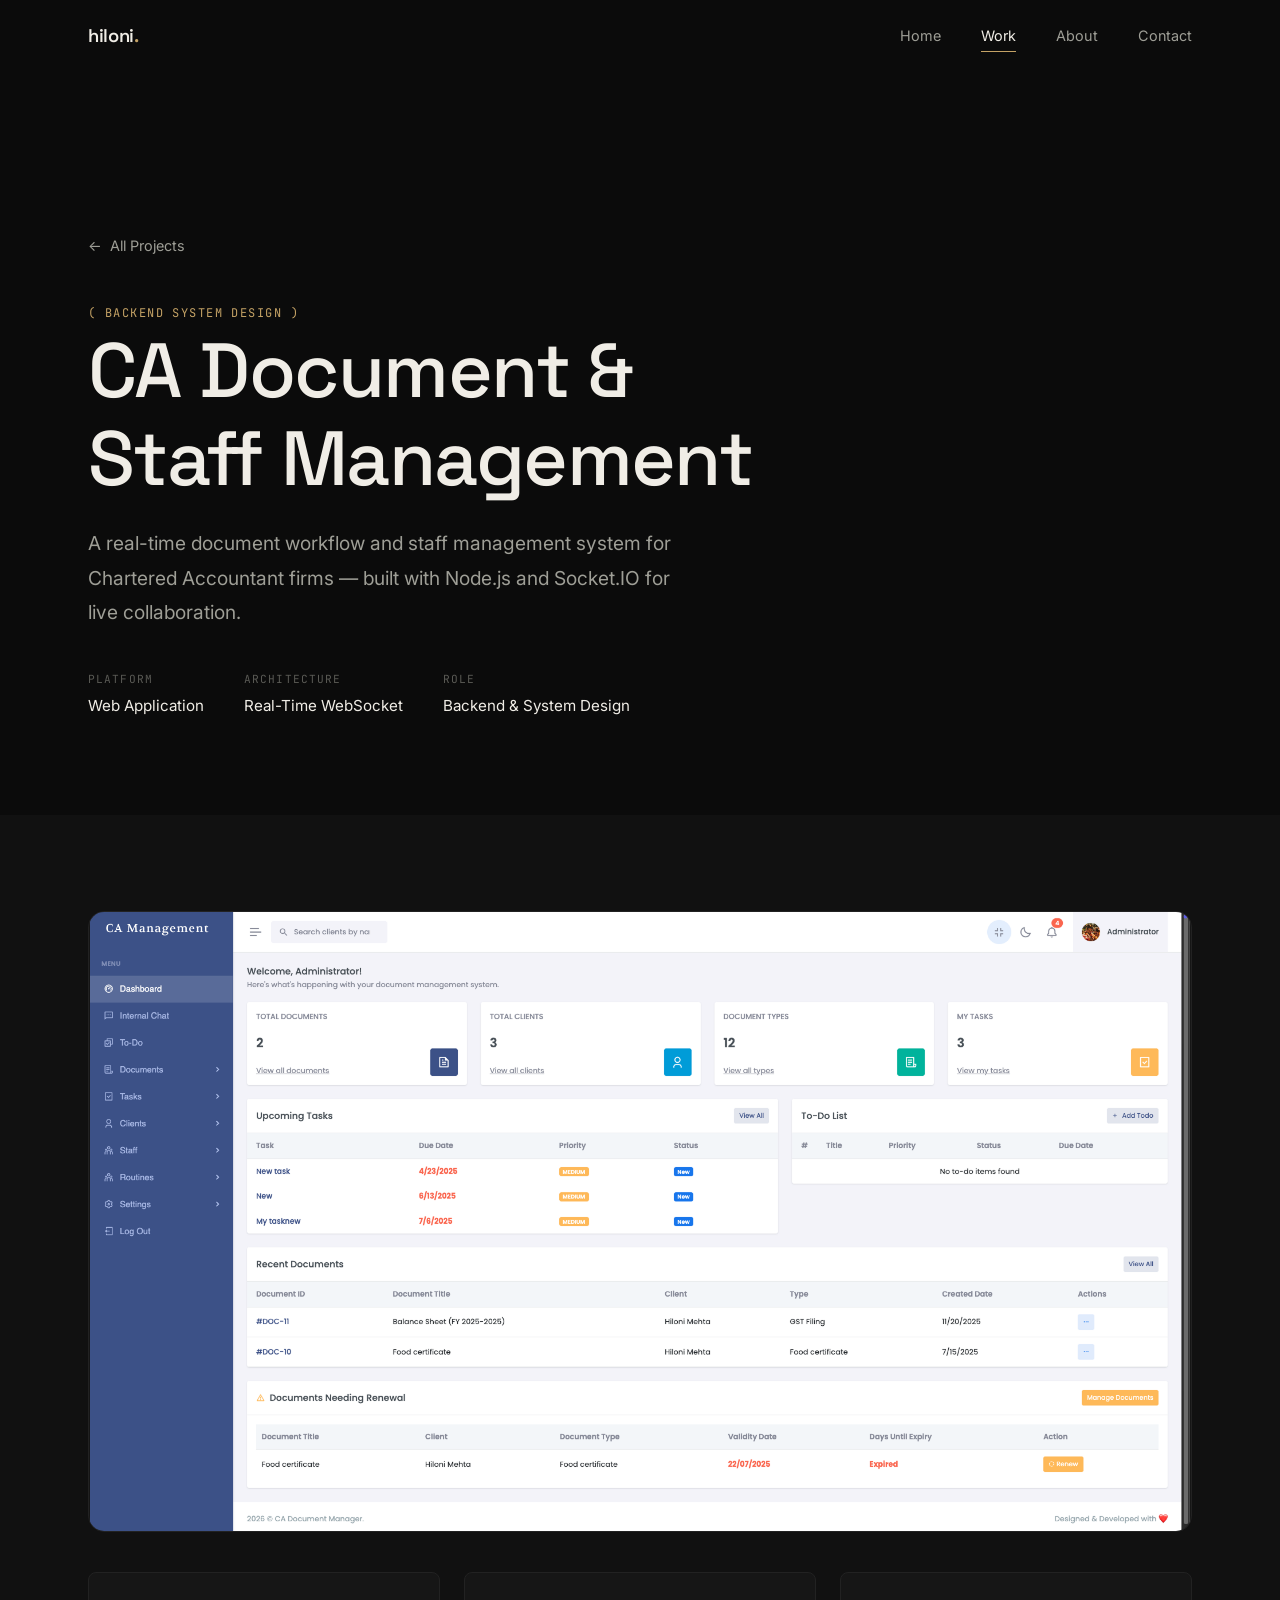
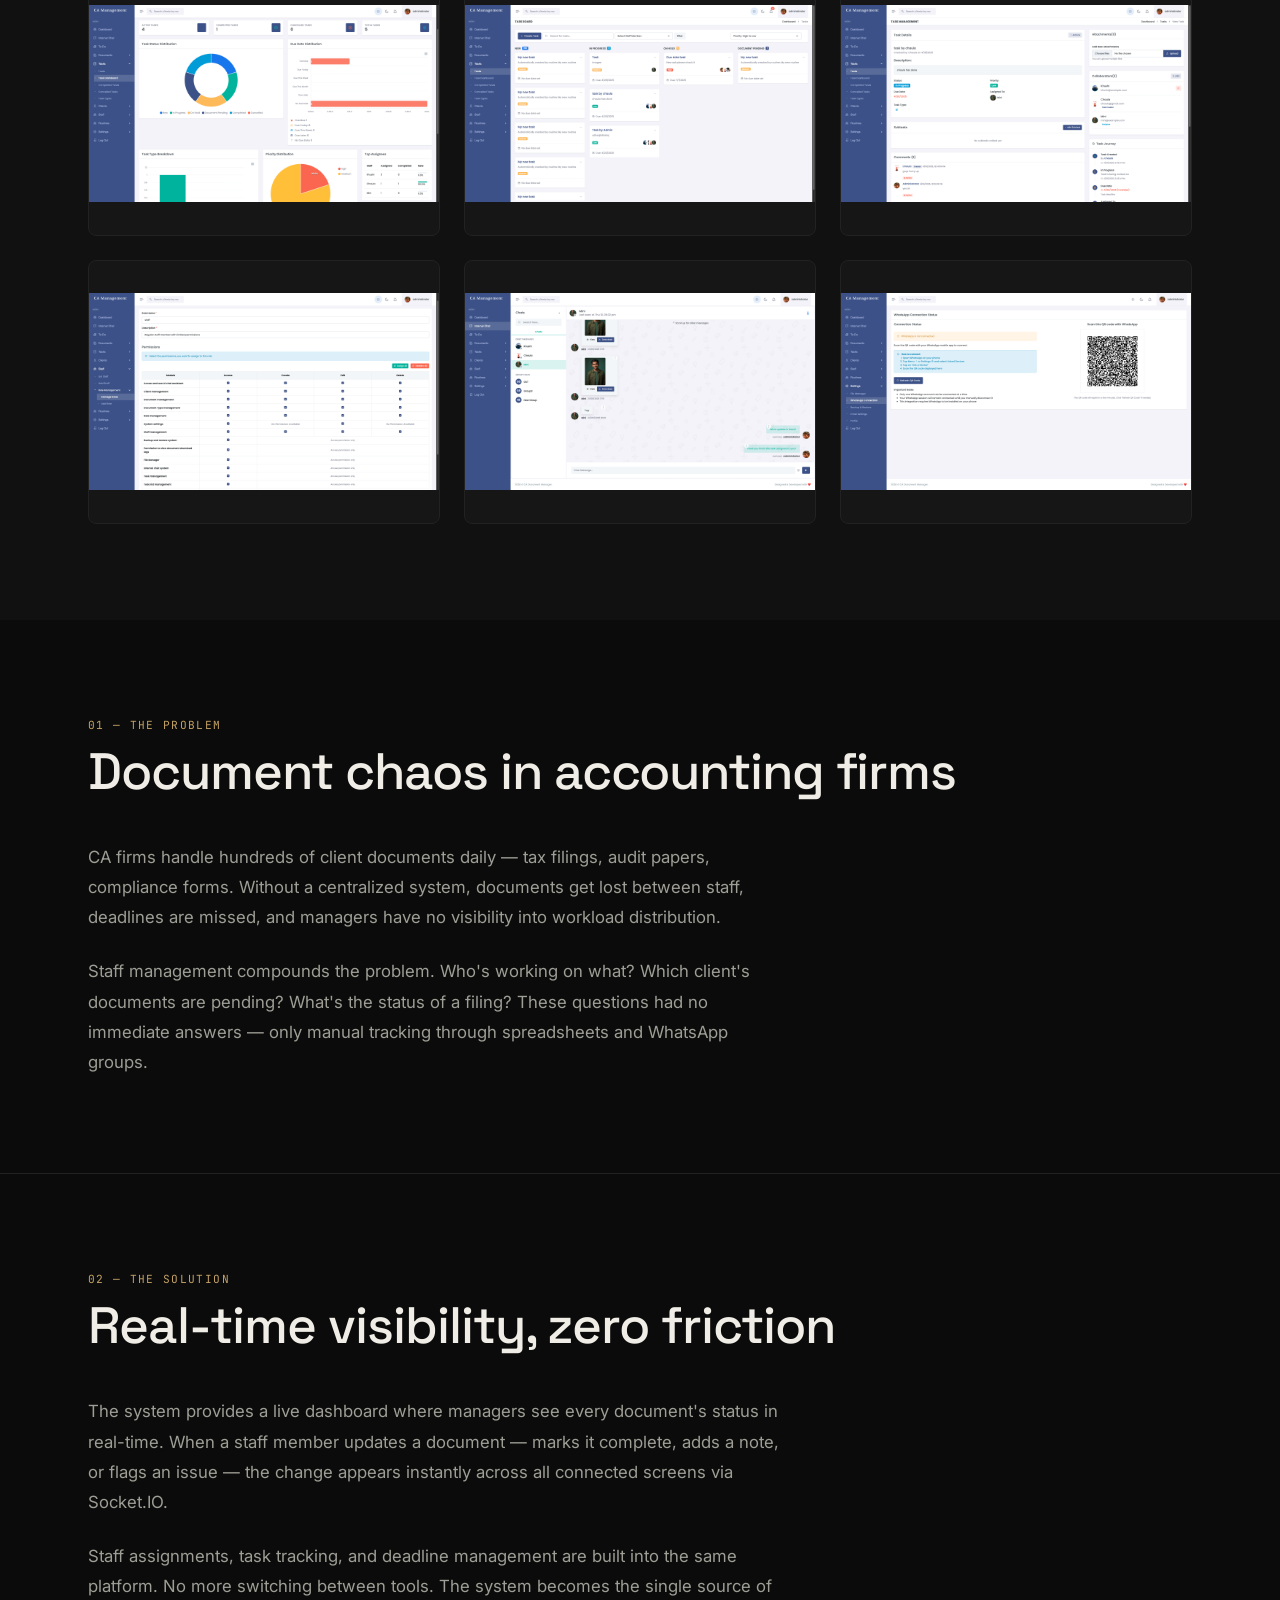
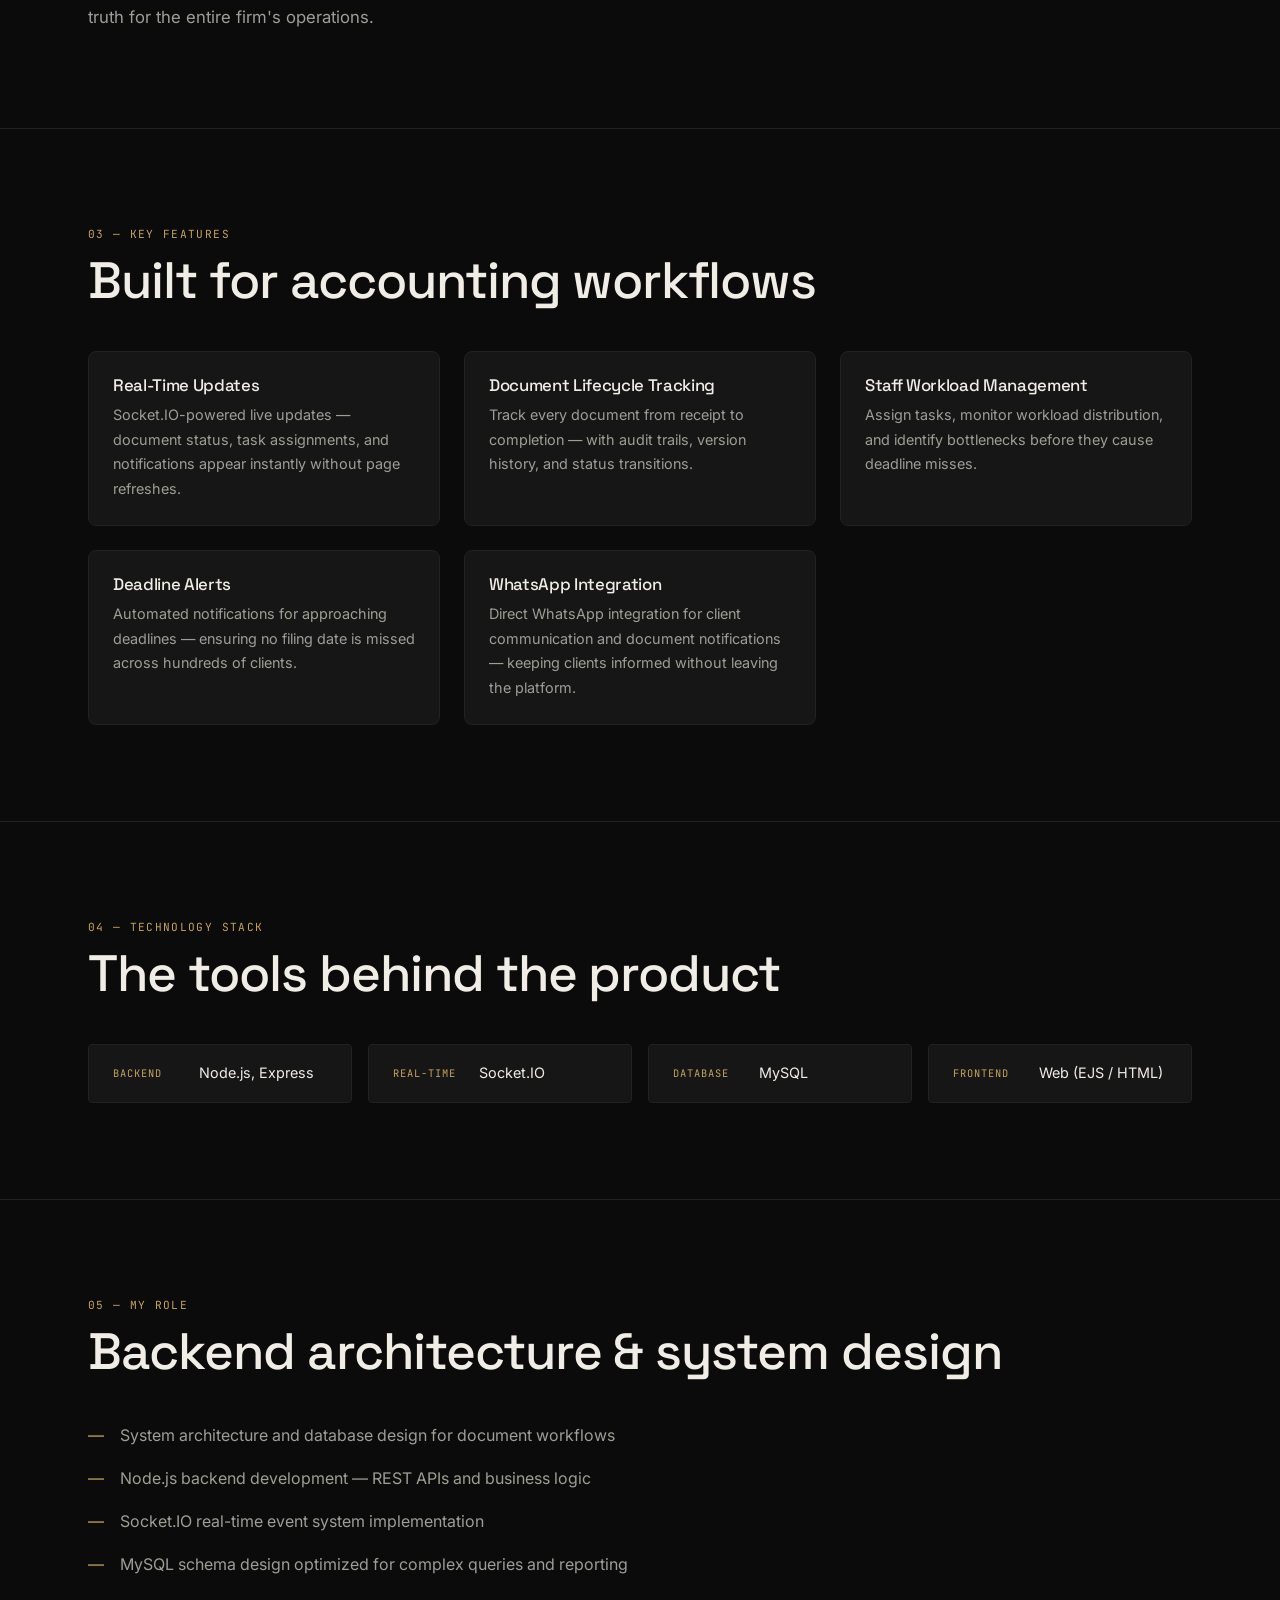
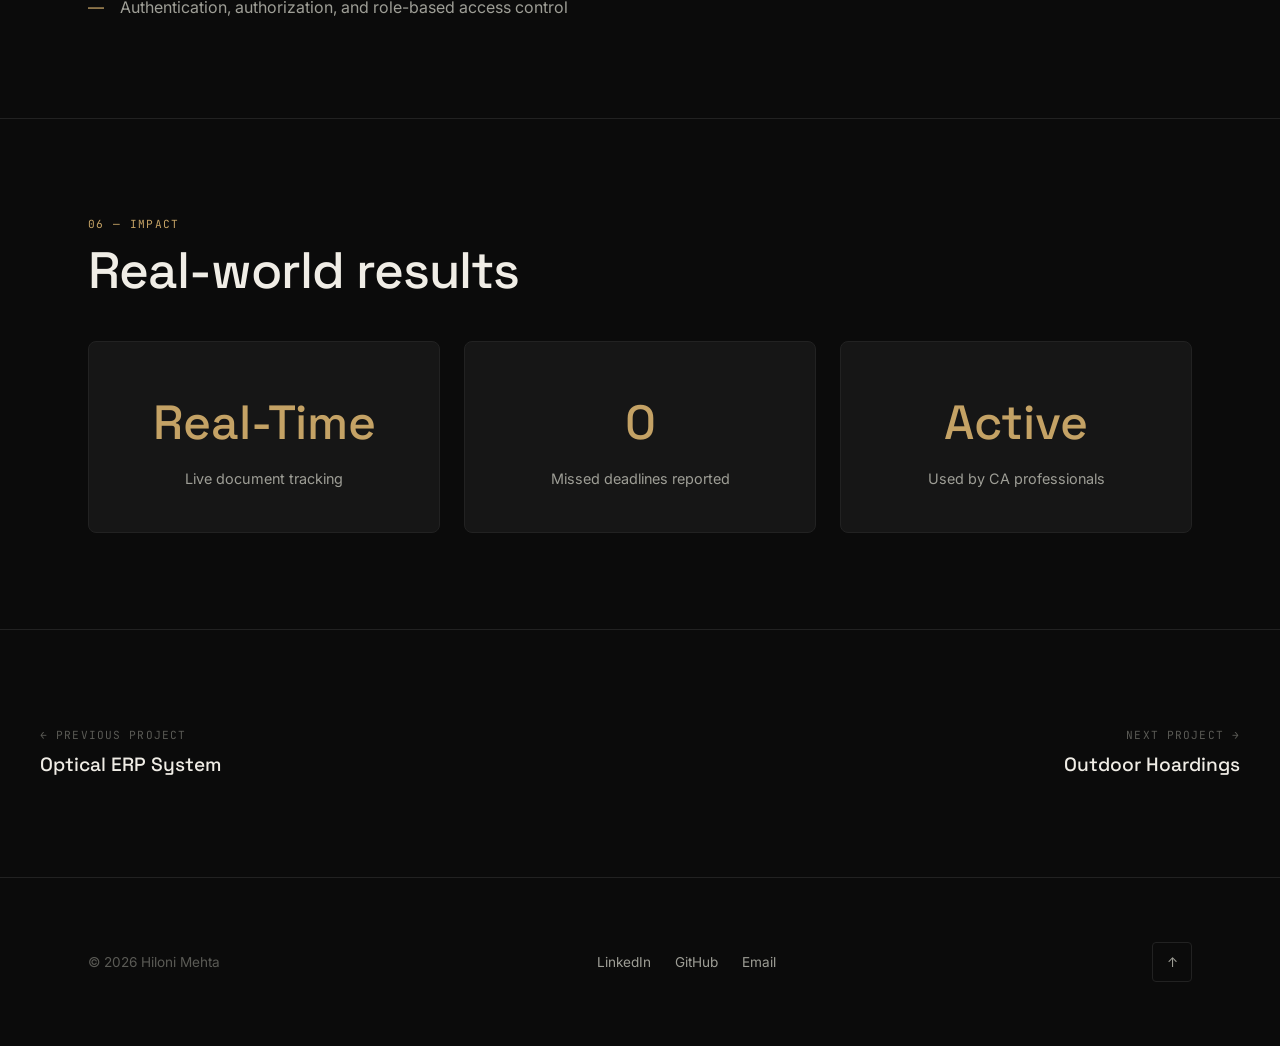
<file: work/ca-document/index.html>
<!doctype html>
<html lang="en">

<head>
  <meta charset="UTF-8" />
  <meta name="viewport" content="width=device-width, initial-scale=1.0" />
  <link rel="icon" type="image/svg+xml" href="../../favicon.svg" />
  <meta name="description" content="CA Document & Staff Management System — Real-time workflow system with Socket.IO by Hiloni Mehta." />
  <title>CA Document & Staff Management — Hiloni Mehta</title>
  <link rel="preconnect" href="https://fonts.googleapis.com" />
  <link rel="preconnect" href="https://fonts.gstatic.com" crossorigin />
  <link href="https://fonts.googleapis.com/css2?family=Inter:wght@300;400;500;600&family=JetBrains+Mono:wght@400;500&family=Space+Grotesk:wght@400;500;600;700&display=swap" rel="stylesheet" />
  <link rel="stylesheet" href="../../css/style.css" />
</head>

<body>
  <!-- Navigation -->
  <nav class="nav">
    <div class="container nav__inner">
      <a href="/hilonimehta/" class="nav__logo">hiloni<span>.</span></a>
      <div class="nav__links">
        <a href="/hilonimehta/" class="nav__link">Home</a>
        <a href="/hilonimehta/work/" class="nav__link active">Work</a>
        <a href="/hilonimehta/about/" class="nav__link">About</a>
        <a href="/hilonimehta/contact/" class="nav__link">Contact</a>
      </div>
      <button class="nav__toggle" aria-label="Toggle menu">
        <span></span><span></span><span></span>
      </button>
    </div>
    <div class="nav__mobile">
      <a href="/hilonimehta/" class="nav__mobile-link">Home</a>
      <a href="/hilonimehta/work/" class="nav__mobile-link">Work</a>
      <a href="/hilonimehta/about/" class="nav__mobile-link">About</a>
      <a href="/hilonimehta/contact/" class="nav__mobile-link">Contact</a>
    </div>
  </nav>

  <!-- Case Study Hero -->
  <header class="case-hero">
    <div class="container">
      <a href="../" class="back-link hero-anim hero-anim--1">
        <span class="back-link__arrow">←</span>
        All Projects
      </a>

      <div class="hero-anim hero-anim--1">
        <span class="label label--accent">( Backend System Design )</span>
      </div>

      <h1 class="case-hero__title hero-anim hero-anim--2">
        CA Document &<br />Staff Management
      </h1>

      <p class="case-hero__tagline hero-anim hero-anim--3">
        A real-time document workflow and staff management system for
        Chartered Accountant firms — built with Node.js and Socket.IO for live
        collaboration.
      </p>

      <div class="case-hero__meta hero-anim hero-anim--4">
        <div class="case-hero__meta-item">
          <span class="case-hero__meta-label">Platform</span>
          <span class="case-hero__meta-value">Web Application</span>
        </div>
        <div class="case-hero__meta-item">
          <span class="case-hero__meta-label">Architecture</span>
          <span class="case-hero__meta-value">Real-Time WebSocket</span>
        </div>
        <div class="case-hero__meta-item">
          <span class="case-hero__meta-label">Role</span>
          <span class="case-hero__meta-value">Backend & System Design</span>
        </div>
      </div>
    </div>
  </header>

  <!-- Media Showcase -->
  <section class="case-media">
    <div class="container">
      <div class="case-media__hero-img reveal">
        <img src="../../assets/caDocumentSystem/dashboard.png" alt="Document Workflow Dashboard" />
      </div>
      <div class="case-media__gallery reveal">
        <div class="case-media__gallery-item">
          <img src="../../assets/caDocumentSystem/task_dashboard.png" alt="Task Dashboard" />
        </div>
        <div class="case-media__gallery-item">
          <img src="../../assets/caDocumentSystem/task_board.png" alt="Task Board View" />
        </div>
        <div class="case-media__gallery-item">
          <img src="../../assets/caDocumentSystem/task_info.png" alt="Task Information" />
        </div>
        <div class="case-media__gallery-item">
          <img src="../../assets/caDocumentSystem/staff_roles.png" alt="Staff Roles Management" />
        </div>
        <div class="case-media__gallery-item">
          <img src="../../assets/caDocumentSystem/chat_screen.png" alt="Chat Communication" />
        </div>
        <div class="case-media__gallery-item">
          <img src="../../assets/caDocumentSystem/whatsapp_login.png" alt="WhatsApp Integration" />
        </div>
      </div>
    </div>
  </section>

  <!-- The Problem -->
  <section class="case-section">
    <div class="container">
      <div class="reveal">
        <div class="case-section__number">01 — The Problem</div>
        <h2 class="case-section__title">
          Document chaos in accounting firms
        </h2>
      </div>
      <div class="reveal">
        <p class="case-section__text">
          CA firms handle hundreds of client documents daily — tax filings,
          audit papers, compliance forms. Without a centralized system,
          documents get lost between staff, deadlines are missed, and managers
          have no visibility into workload distribution.
        </p>
        <p class="case-section__text">
          Staff management compounds the problem. Who's working on what? Which
          client's documents are pending? What's the status of a filing? These
          questions had no immediate answers — only manual tracking through
          spreadsheets and WhatsApp groups.
        </p>
      </div>
    </div>
  </section>

  <!-- The Solution -->
  <section class="case-section">
    <div class="container">
      <div class="reveal">
        <div class="case-section__number">02 — The Solution</div>
        <h2 class="case-section__title">
          Real-time visibility, zero friction
        </h2>
      </div>
      <div class="reveal">
        <p class="case-section__text">
          The system provides a live dashboard where managers see every
          document's status in real-time. When a staff member updates a
          document — marks it complete, adds a note, or flags an issue — the
          change appears instantly across all connected screens via Socket.IO.
        </p>
        <p class="case-section__text">
          Staff assignments, task tracking, and deadline management are built
          into the same platform. No more switching between tools. The system
          becomes the single source of truth for the entire firm's operations.
        </p>
      </div>
    </div>
  </section>

  <!-- Key Features -->
  <section class="case-section">
    <div class="container">
      <div class="reveal">
        <div class="case-section__number">03 — Key Features</div>
        <h2 class="case-section__title">Built for accounting workflows</h2>
      </div>
      <div class="feature-list stagger-children">
        <div class="feature-item">
          <h4 class="feature-item__title">Real-Time Updates</h4>
          <p class="feature-item__desc">
            Socket.IO-powered live updates — document status, task
            assignments, and notifications appear instantly without page
            refreshes.
          </p>
        </div>
        <div class="feature-item">
          <h4 class="feature-item__title">Document Lifecycle Tracking</h4>
          <p class="feature-item__desc">
            Track every document from receipt to completion — with audit
            trails, version history, and status transitions.
          </p>
        </div>
        <div class="feature-item">
          <h4 class="feature-item__title">Staff Workload Management</h4>
          <p class="feature-item__desc">
            Assign tasks, monitor workload distribution, and identify
            bottlenecks before they cause deadline misses.
          </p>
        </div>
        <div class="feature-item">
          <h4 class="feature-item__title">Deadline Alerts</h4>
          <p class="feature-item__desc">
            Automated notifications for approaching deadlines — ensuring no
            filing date is missed across hundreds of clients.
          </p>
        </div>
        <div class="feature-item">
          <h4 class="feature-item__title">WhatsApp Integration</h4>
          <p class="feature-item__desc">
            Direct WhatsApp integration for client communication and document
            notifications — keeping clients informed without leaving the
            platform.
          </p>
        </div>
      </div>
    </div>
  </section>

  <!-- Technology Stack -->
  <section class="case-section">
    <div class="container">
      <div class="reveal">
        <div class="case-section__number">04 — Technology Stack</div>
        <h2 class="case-section__title">The tools behind the product</h2>
      </div>
      <div class="tech-grid stagger-children">
        <div class="tech-item">
          <span class="tech-item__category">Backend</span>
          <span class="tech-item__value">Node.js, Express</span>
        </div>
        <div class="tech-item">
          <span class="tech-item__category">Real-Time</span>
          <span class="tech-item__value">Socket.IO</span>
        </div>
        <div class="tech-item">
          <span class="tech-item__category">Database</span>
          <span class="tech-item__value">MySQL</span>
        </div>
        <div class="tech-item">
          <span class="tech-item__category">Frontend</span>
          <span class="tech-item__value">Web (EJS / HTML)</span>
        </div>
      </div>
    </div>
  </section>

  <!-- My Role -->
  <section class="case-section">
    <div class="container">
      <div class="reveal">
        <div class="case-section__number">05 — My Role</div>
        <h2 class="case-section__title">
          Backend architecture & system design
        </h2>
      </div>
      <div class="role-list reveal">
        <div class="role-item">
          System architecture and database design for document workflows
        </div>
        <div class="role-item">
          Node.js backend development — REST APIs and business logic
        </div>
        <div class="role-item">
          Socket.IO real-time event system implementation
        </div>
        <div class="role-item">
          MySQL schema design optimized for complex queries and reporting
        </div>
        <div class="role-item">
          Authentication, authorization, and role-based access control
        </div>
      </div>
    </div>
  </section>

  <!-- Impact -->
  <section class="case-section">
    <div class="container">
      <div class="reveal">
        <div class="case-section__number">06 — Impact</div>
        <h2 class="case-section__title">Real-world results</h2>
      </div>
      <div class="impact-grid stagger-children">
        <div class="impact-item">
          <div class="impact-item__value">Real-Time</div>
          <div class="impact-item__label">Live document tracking</div>
        </div>
        <div class="impact-item">
          <div class="impact-item__value">0</div>
          <div class="impact-item__label">Missed deadlines reported</div>
        </div>
        <div class="impact-item">
          <div class="impact-item__value">Active</div>
          <div class="impact-item__label">Used by CA professionals</div>
        </div>
      </div>
    </div>
  </section>

  <!-- Project Navigation -->
  <div class="case-nav container">
    <a href="../optical-erp/" class="case-nav__link">
      <span class="case-nav__label">← Previous Project</span>
      <span class="case-nav__name">Optical ERP System</span>
    </a>
    <a href="../outdoor-hoardings/" class="case-nav__link case-nav__link--next">
      <span class="case-nav__label">Next Project →</span>
      <span class="case-nav__name">Outdoor Hoardings</span>
    </a>
  </div>

  <!-- Footer -->
  <footer class="footer">
    <div class="container footer__inner">
      <p class="footer__copy">
        &copy; <span class="current-year"></span> Hiloni Mehta
      </p>
      <div class="footer__links">
        <a href="https://www.linkedin.com/in/hiloni-mehta-9bba40120/" target="_blank" rel="noopener" class="footer__link">LinkedIn</a>
        <a href="https://github.com/HiloniMehta" target="_blank" rel="noopener" class="footer__link">GitHub</a>
        <a href="mailto:hilonimehta1997@gmail.com" class="footer__link">Email</a>
      </div>
      <button class="footer__back-top" aria-label="Back to top">↑</button>
    </div>
  </footer>

  <script src="../../js/main.js"></script>
</body>

</html>
</file>
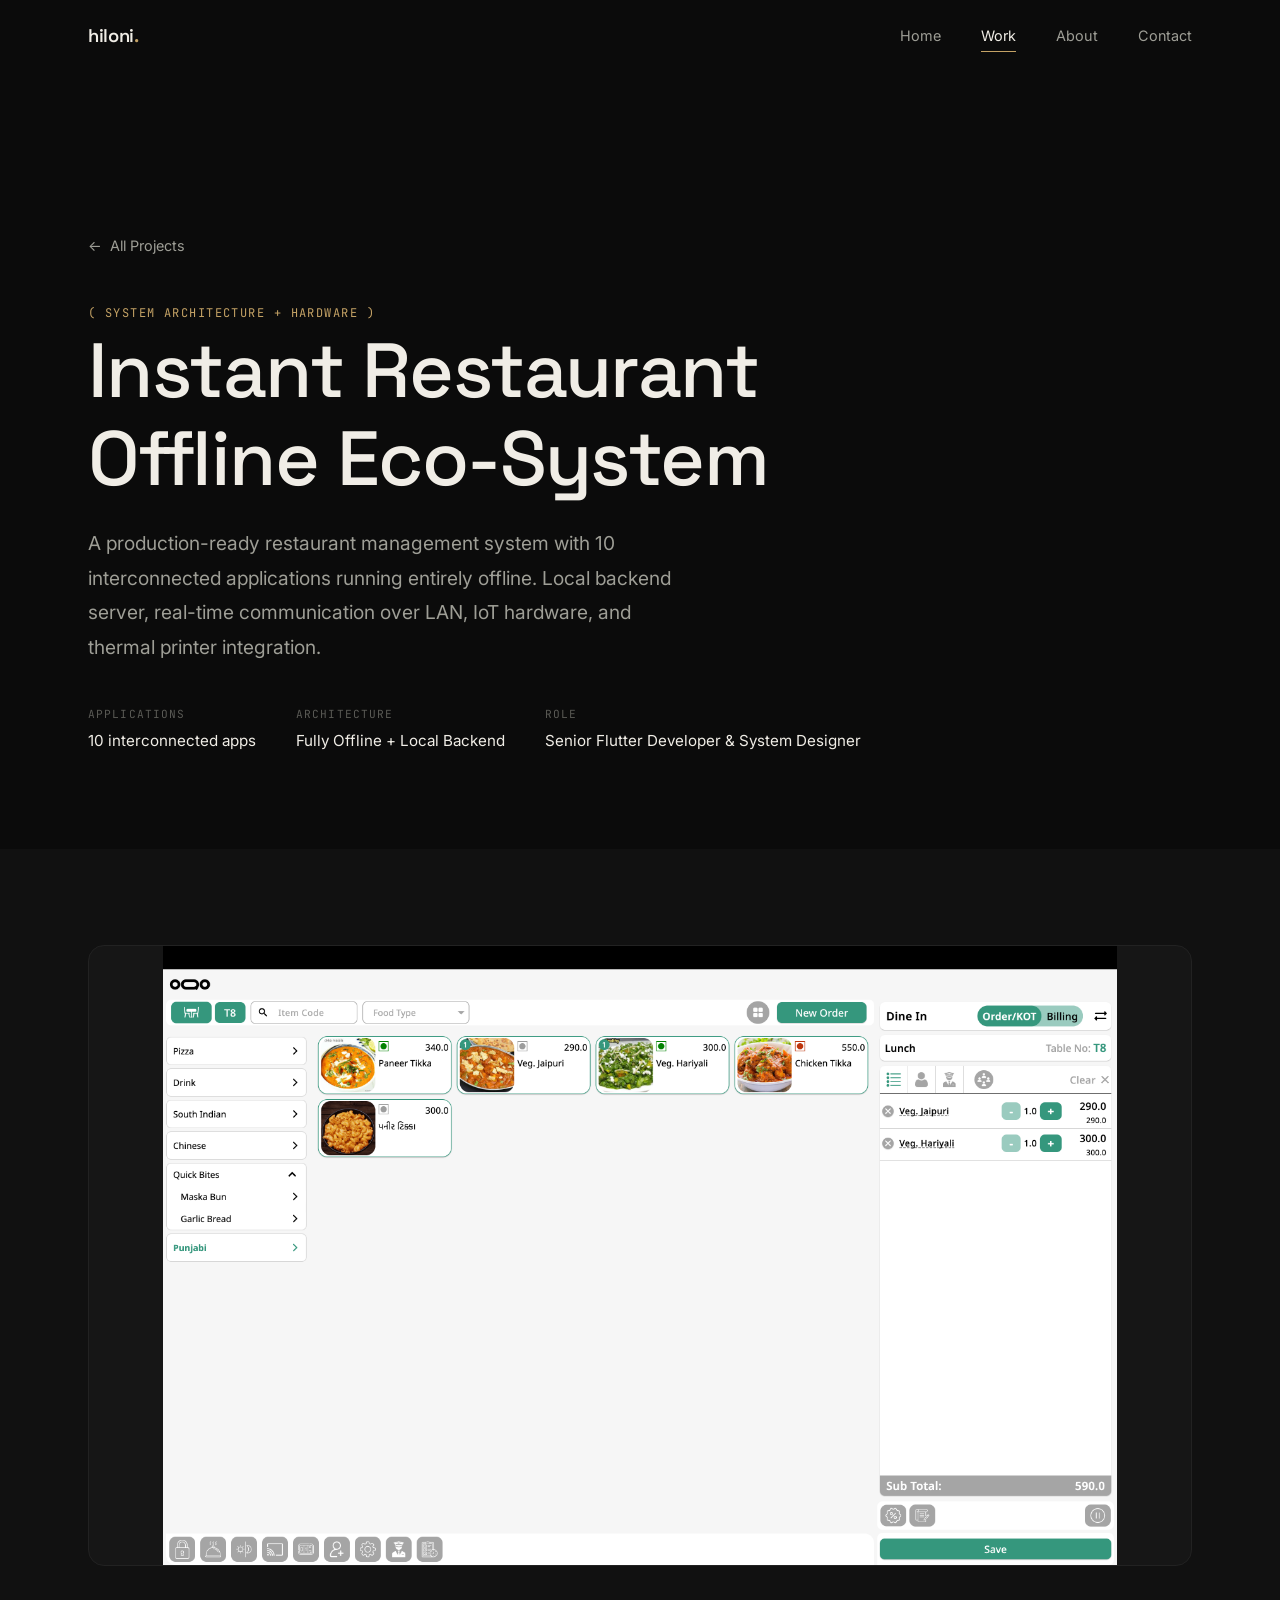
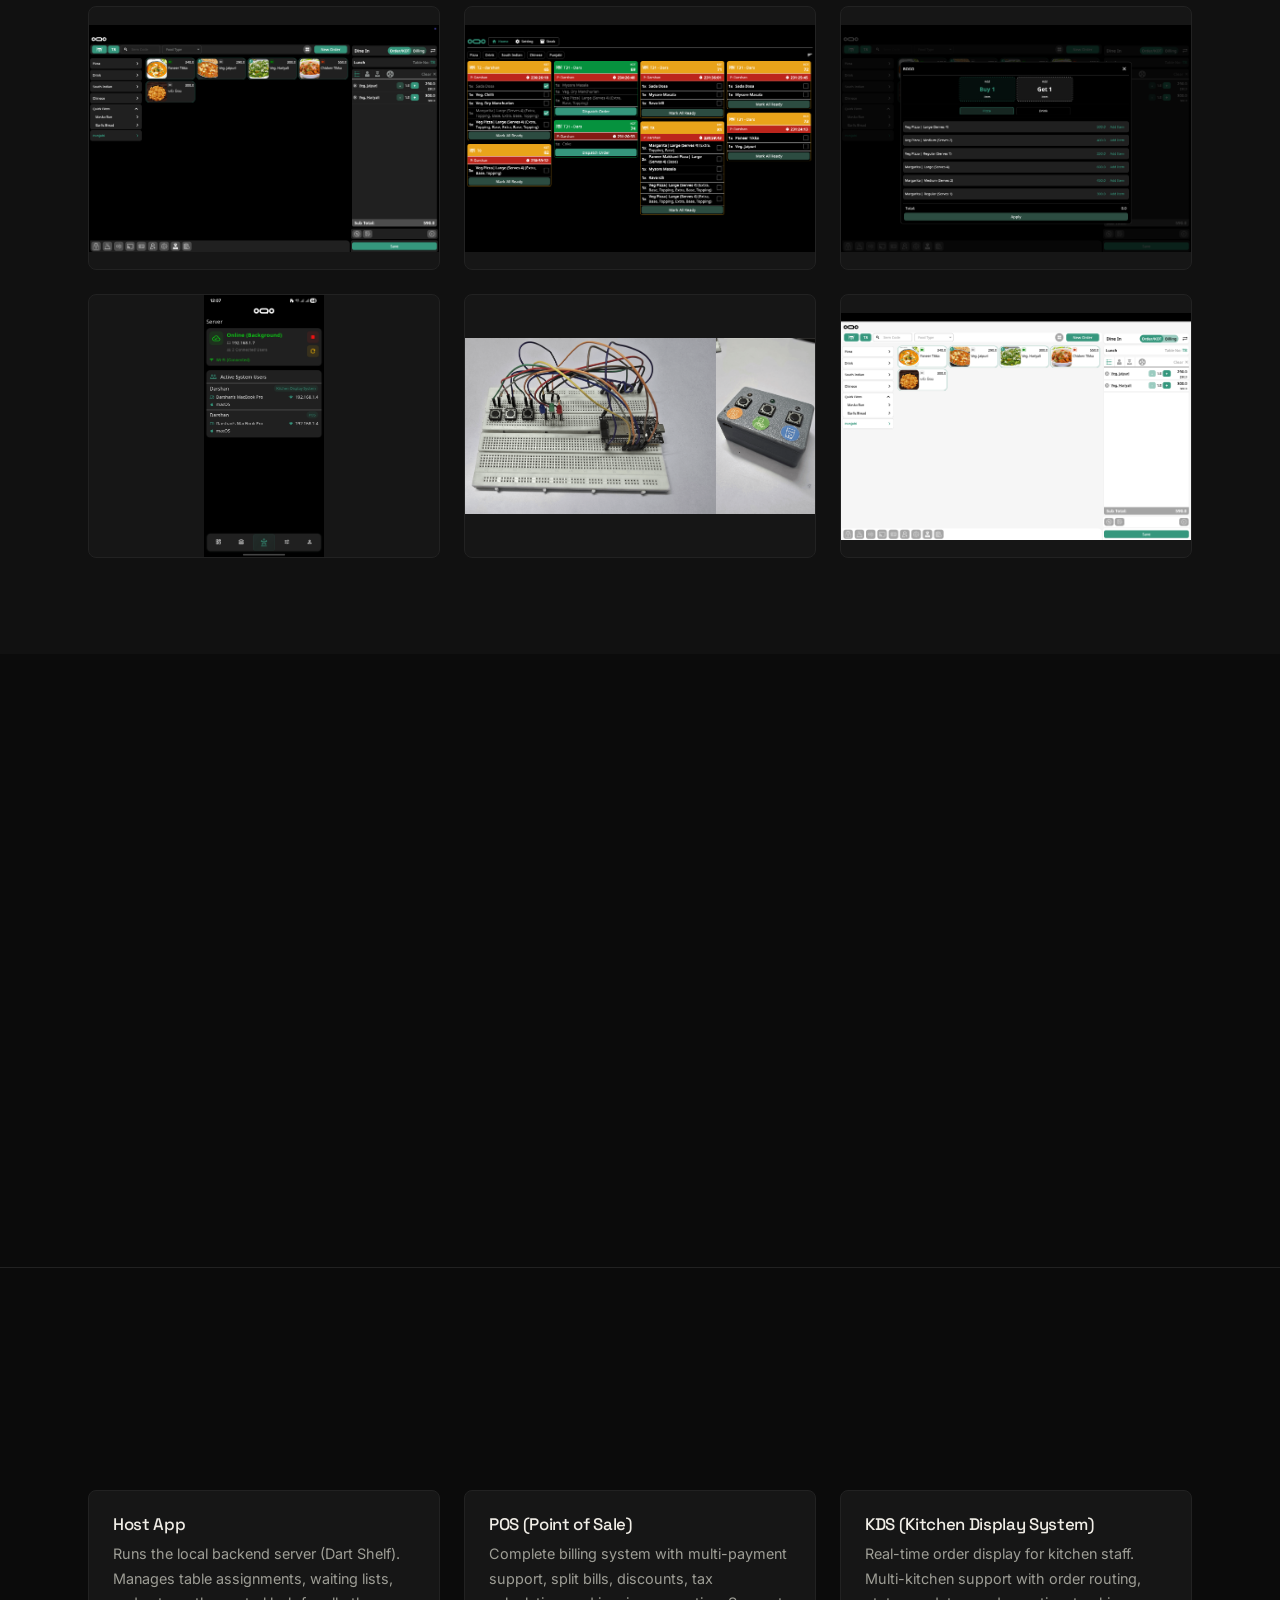
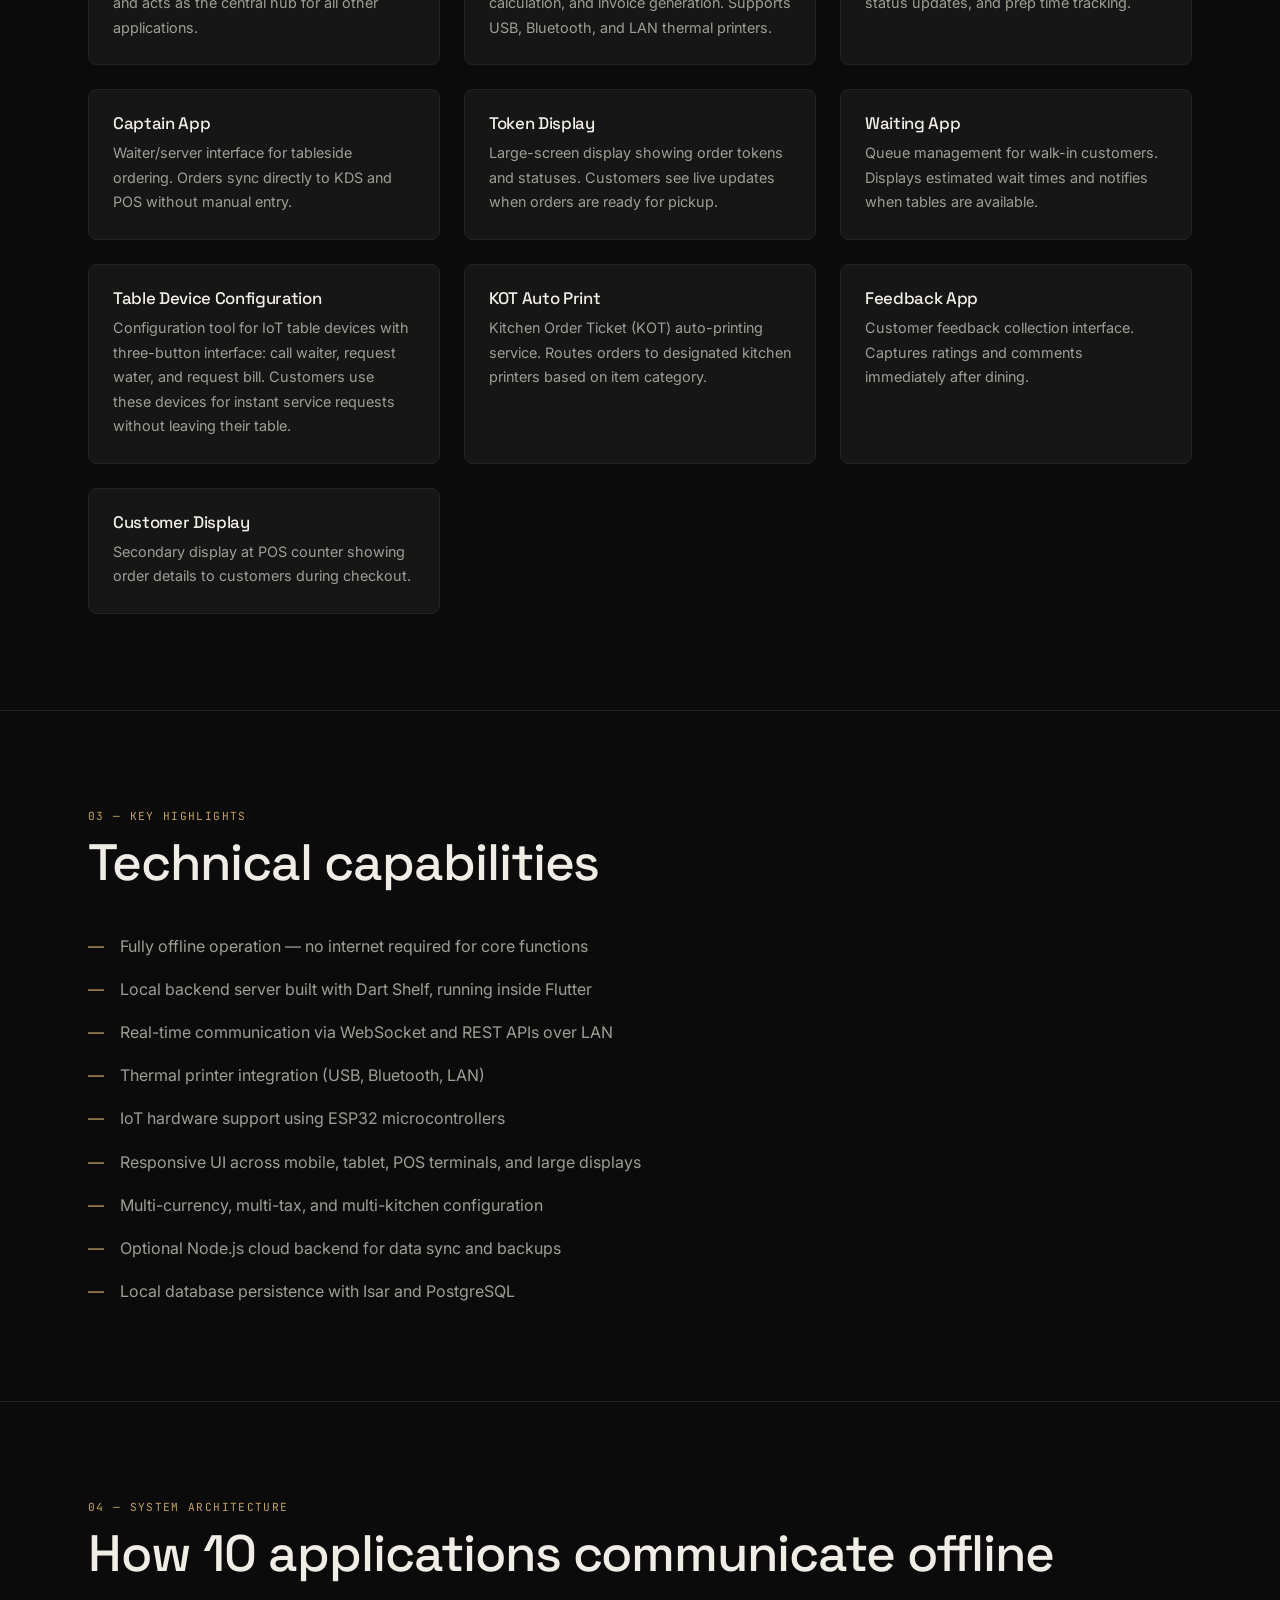
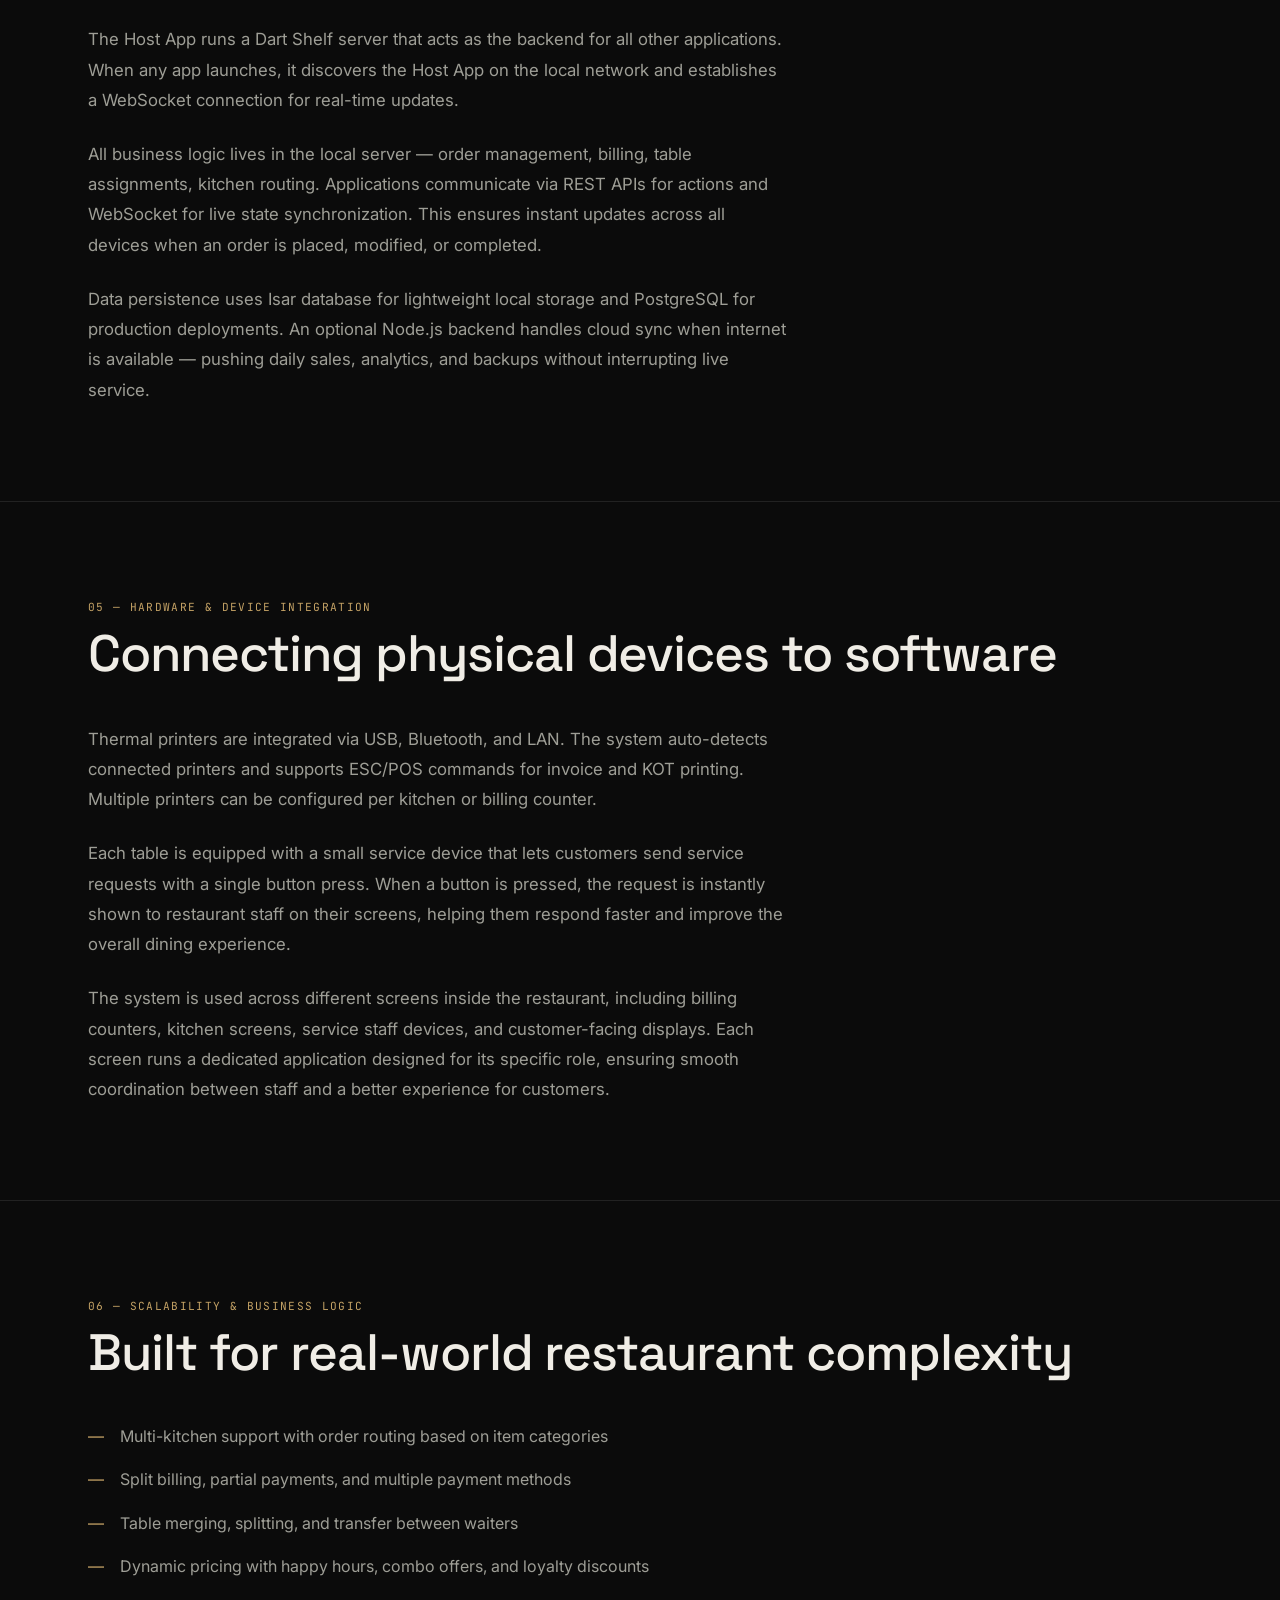
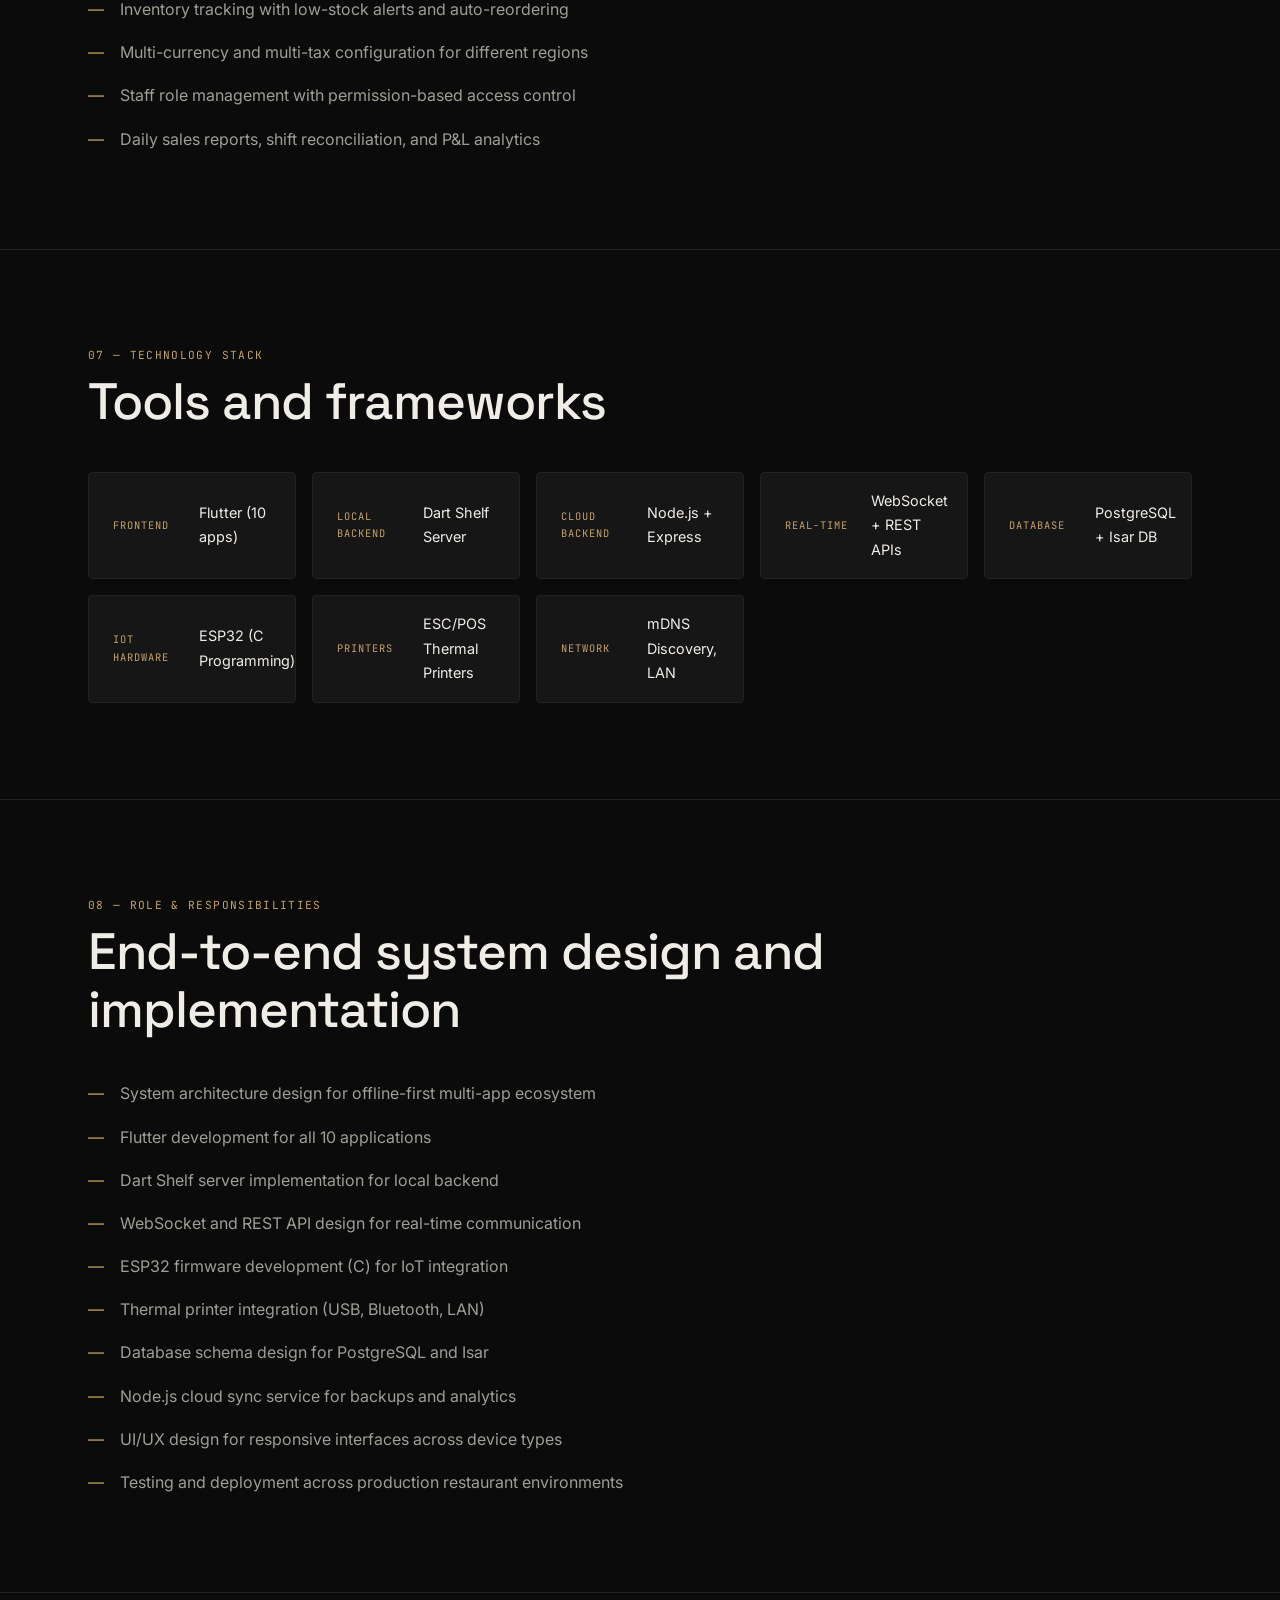
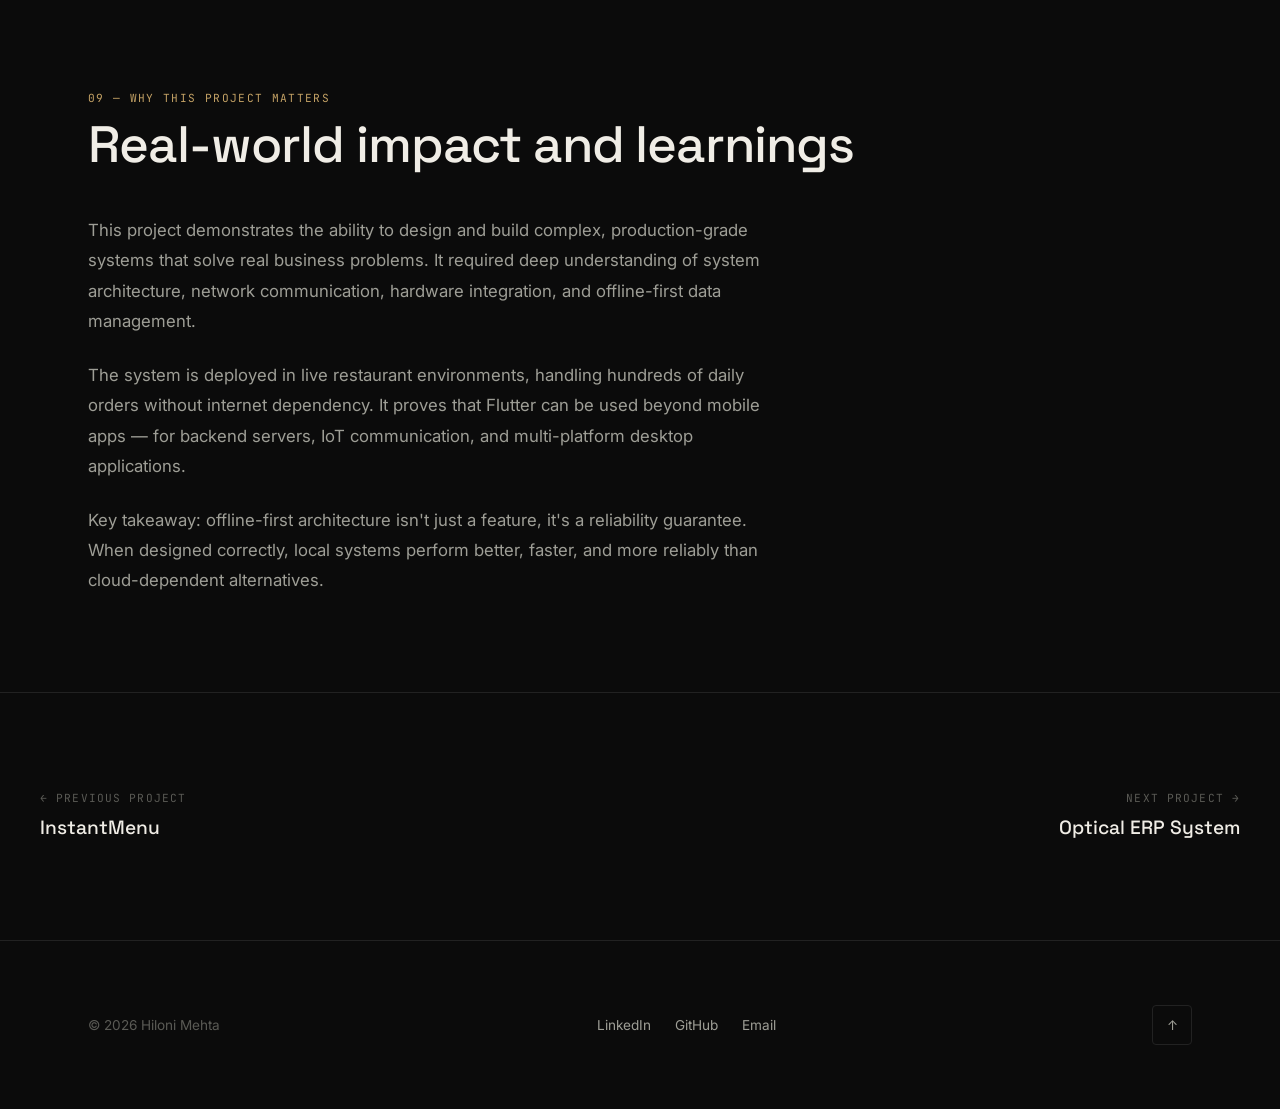
<file: work/instant-restaurant/index.html>
<!doctype html>
<html lang="en">

<head>
  <meta charset="UTF-8" />
  <meta name="viewport" content="width=device-width, initial-scale=1.0" />
  <link rel="icon" type="image/svg+xml" href="../../favicon.svg" />
  <meta name="description" content="Instant Restaurant Offline Eco-System — 100% offline restaurant system with IoT, built by Hiloni Mehta." />
  <title>Instant Restaurant Offline Eco-System — Hiloni Mehta</title>
  <link rel="preconnect" href="https://fonts.googleapis.com" />
  <link rel="preconnect" href="https://fonts.gstatic.com" crossorigin />
  <link href="https://fonts.googleapis.com/css2?family=Inter:wght@300;400;500;600&family=JetBrains+Mono:wght@400;500&family=Space+Grotesk:wght@400;500;600;700&display=swap" rel="stylesheet" />
  <link rel="stylesheet" href="../../css/style.css" />
</head>

<body>
  <!-- Navigation -->
  <nav class="nav">
    <div class="container nav__inner">
      <a href="/hilonimehta/" class="nav__logo">hiloni<span>.</span></a>
      <div class="nav__links">
        <a href="/hilonimehta/" class="nav__link">Home</a>
        <a href="/hilonimehta/work/" class="nav__link active">Work</a>
        <a href="/hilonimehta/about/" class="nav__link">About</a>
        <a href="/hilonimehta/contact/" class="nav__link">Contact</a>
      </div>
      <button class="nav__toggle" aria-label="Toggle menu">
        <span></span><span></span><span></span>
      </button>
    </div>
    <div class="nav__mobile">
      <a href="/hilonimehta/" class="nav__mobile-link">Home</a>
      <a href="/hilonimehta/work/" class="nav__mobile-link">Work</a>
      <a href="/hilonimehta/about/" class="nav__mobile-link">About</a>
      <a href="/hilonimehta/contact/" class="nav__mobile-link">Contact</a>
    </div>
  </nav>

  <!-- Case Study Hero -->
  <header class="case-hero">
    <div class="container">
      <a href="../" class="back-link hero-anim hero-anim--1">
        <span class="back-link__arrow">←</span>
        All Projects
      </a>

      <div class="hero-anim hero-anim--1">
        <span class="label label--accent">( System Architecture + Hardware )</span>
      </div>

      <h1 class="case-hero__title hero-anim hero-anim--2">
        Instant Restaurant<br />Offline Eco-System
      </h1>

      <p class="case-hero__tagline hero-anim hero-anim--3">
        A production-ready restaurant management system with 10 interconnected
        applications running entirely offline. Local backend server, real-time
        communication over LAN, IoT hardware, and thermal printer integration.
      </p>

      <div class="case-hero__meta hero-anim hero-anim--4">
        <div class="case-hero__meta-item">
          <span class="case-hero__meta-label">Applications</span>
          <span class="case-hero__meta-value">10 interconnected apps</span>
        </div>
        <div class="case-hero__meta-item">
          <span class="case-hero__meta-label">Architecture</span>
          <span class="case-hero__meta-value">Fully Offline + Local Backend</span>
        </div>
        <div class="case-hero__meta-item">
          <span class="case-hero__meta-label">Role</span>
          <span class="case-hero__meta-value">Senior Flutter Developer & System Designer</span>
        </div>
      </div>
    </div>
  </header>

  <!-- Media Showcase -->
  <section class="case-media">
    <div class="container">
      <div class="case-media__hero-img reveal">
        <img src="../../assets/instantOfflineEcoSystem/pos_light.png" alt="Multi-App Ecosystem Architecture" />
      </div>
      <div class="case-media__gallery reveal">
        <div class="case-media__gallery-item">
          <img src="../../assets/instantOfflineEcoSystem/pos_dark.png" alt="POS Terminal" />
        </div>
        <div class="case-media__gallery-item">
          <img src="../../assets/instantOfflineEcoSystem/kds_app.png" alt="Kitchen Display System" />
        </div>
        <div class="case-media__gallery-item">
          <img src="../../assets/instantOfflineEcoSystem/discount_buy1_get1.png" alt="Discount Features" />
        </div>
        <div class="case-media__gallery-item">
          <img src="../../assets/instantOfflineEcoSystem/server_runing_android.jpg" alt="Server Running on Android" />
        </div>
        <div class="case-media__gallery-item">
          <img src="../../assets/instantOfflineEcoSystem/iot_device.png" alt="ESP32 IoT Module" />
        </div>
        <div class="case-media__gallery-item">
          <img src="../../assets/instantOfflineEcoSystem/pos_light.png" alt="POS Interface" />
        </div>
      </div>
    </div>
  </section>

  <!-- The Problem -->
  <section class="case-section">
    <div class="container">
      <div class="reveal">
        <div class="case-section__number">01 — Project Overview</div>
        <h2 class="case-section__title">
          Complete restaurant management without internet dependency
        </h2>
      </div>
      <div class="reveal">
        <p class="case-section__text">
          This system solves a critical problem in restaurant operations:
          internet dependency. Most modern POS and restaurant management
          solutions fail when the network goes down. This ecosystem runs
          entirely offline with a local backend server, real-time
          communication over LAN, and optional cloud sync when available.
        </p>
        <p class="case-section__text">
          Built as a complete multi-app system covering host management, POS
          billing, kitchen operations, customer feedback, table devices, and
          token displays. All 10 applications communicate in real-time without
          external servers.
        </p>
      </div>
    </div>
  </section>

  <!-- Applications -->
  <section class="case-section">
    <div class="container">
      <div class="reveal">
        <div class="case-section__number">
          02 — Applications in the Eco-System
        </div>
        <h2 class="case-section__title">10 interconnected applications</h2>
      </div>
      <div class="feature-list stagger-children">
        <div class="feature-item">
          <h4 class="feature-item__title">Host App</h4>
          <p class="feature-item__desc">
            Runs the local backend server (Dart Shelf). Manages table
            assignments, waiting lists, and acts as the central hub for all
            other applications.
          </p>
        </div>
        <div class="feature-item">
          <h4 class="feature-item__title">POS (Point of Sale)</h4>
          <p class="feature-item__desc">
            Complete billing system with multi-payment support, split bills,
            discounts, tax calculation, and invoice generation. Supports USB,
            Bluetooth, and LAN thermal printers.
          </p>
        </div>
        <div class="feature-item">
          <h4 class="feature-item__title">KDS (Kitchen Display System)</h4>
          <p class="feature-item__desc">
            Real-time order display for kitchen staff. Multi-kitchen support
            with order routing, status updates, and prep time tracking.
          </p>
        </div>
        <div class="feature-item">
          <h4 class="feature-item__title">Captain App</h4>
          <p class="feature-item__desc">
            Waiter/server interface for tableside ordering. Orders sync
            directly to KDS and POS without manual entry.
          </p>
        </div>
        <div class="feature-item">
          <h4 class="feature-item__title">Token Display</h4>
          <p class="feature-item__desc">
            Large-screen display showing order tokens and statuses. Customers
            see live updates when orders are ready for pickup.
          </p>
        </div>
        <div class="feature-item">
          <h4 class="feature-item__title">Waiting App</h4>
          <p class="feature-item__desc">
            Queue management for walk-in customers. Displays estimated wait
            times and notifies when tables are available.
          </p>
        </div>
        <div class="feature-item">
          <h4 class="feature-item__title">Table Device Configuration</h4>
          <p class="feature-item__desc">
            Configuration tool for IoT table devices with three-button
            interface: call waiter, request water, and request bill. Customers
            use these devices for instant service requests without leaving
            their table.
          </p>
        </div>
        <div class="feature-item">
          <h4 class="feature-item__title">KOT Auto Print</h4>
          <p class="feature-item__desc">
            Kitchen Order Ticket (KOT) auto-printing service. Routes orders to
            designated kitchen printers based on item category.
          </p>
        </div>
        <div class="feature-item">
          <h4 class="feature-item__title">Feedback App</h4>
          <p class="feature-item__desc">
            Customer feedback collection interface. Captures ratings and
            comments immediately after dining.
          </p>
        </div>
        <div class="feature-item">
          <h4 class="feature-item__title">Customer Display</h4>
          <p class="feature-item__desc">
            Secondary display at POS counter showing order details to
            customers during checkout.
          </p>
        </div>
      </div>
    </div>
  </section>

  <!-- Key Highlights -->
  <section class="case-section">
    <div class="container">
      <div class="reveal">
        <div class="case-section__number">03 — Key Highlights</div>
        <h2 class="case-section__title">Technical capabilities</h2>
      </div>
      <div class="role-list reveal">
        <div class="role-item">
          Fully offline operation — no internet required for core functions
        </div>
        <div class="role-item">
          Local backend server built with Dart Shelf, running inside Flutter
        </div>
        <div class="role-item">
          Real-time communication via WebSocket and REST APIs over LAN
        </div>
        <div class="role-item">
          Thermal printer integration (USB, Bluetooth, LAN)
        </div>
        <div class="role-item">
          IoT hardware support using ESP32 microcontrollers
        </div>
        <div class="role-item">
          Responsive UI across mobile, tablet, POS terminals, and large
          displays
        </div>
        <div class="role-item">
          Multi-currency, multi-tax, and multi-kitchen configuration
        </div>
        <div class="role-item">
          Optional Node.js cloud backend for data sync and backups
        </div>
        <div class="role-item">
          Local database persistence with Isar and PostgreSQL
        </div>
      </div>
    </div>
  </section>

  <!-- System & Architecture -->
  <section class="case-section">
    <div class="container">
      <div class="reveal">
        <div class="case-section__number">04 — System Architecture</div>
        <h2 class="case-section__title">
          How 10 applications communicate offline
        </h2>
      </div>
      <div class="reveal">
        <p class="case-section__text">
          The Host App runs a Dart Shelf server that acts as the backend for
          all other applications. When any app launches, it discovers the Host
          App on the local network and establishes a WebSocket connection for
          real-time updates.
        </p>
        <p class="case-section__text">
          All business logic lives in the local server — order management,
          billing, table assignments, kitchen routing. Applications
          communicate via REST APIs for actions and WebSocket for live state
          synchronization. This ensures instant updates across all devices
          when an order is placed, modified, or completed.
        </p>
        <p class="case-section__text">
          Data persistence uses Isar database for lightweight local storage
          and PostgreSQL for production deployments. An optional Node.js
          backend handles cloud sync when internet is available — pushing
          daily sales, analytics, and backups without interrupting live
          service.
        </p>
      </div>
    </div>
  </section>

  <!-- Hardware Integration -->
  <section class="case-section">
    <div class="container">
      <div class="reveal">
        <div class="case-section__number">
          05 — Hardware & Device Integration
        </div>
        <h2 class="case-section__title">
          Connecting physical devices to software
        </h2>
      </div>
      <div class="reveal">
        <p class="case-section__text">
          Thermal printers are integrated via USB, Bluetooth, and LAN. The
          system auto-detects connected printers and supports ESC/POS commands
          for invoice and KOT printing. Multiple printers can be configured
          per kitchen or billing counter.
        </p>
        <p class="case-section__text">
          Each table is equipped with a small service device that lets
          customers send service requests with a single button press. When a
          button is pressed, the request is instantly shown to restaurant
          staff on their screens, helping them respond faster and improve the
          overall dining experience.
        </p>
        <p class="case-section__text">
          The system is used across different screens inside the restaurant,
          including billing counters, kitchen screens, service staff devices,
          and customer-facing displays. Each screen runs a dedicated
          application designed for its specific role, ensuring smooth
          coordination between staff and a better experience for customers.
        </p>
      </div>
    </div>
  </section>

  <!-- Scalability -->
  <section class="case-section">
    <div class="container">
      <div class="reveal">
        <div class="case-section__number">
          06 — Scalability & Business Logic
        </div>
        <h2 class="case-section__title">
          Built for real-world restaurant complexity
        </h2>
      </div>
      <div class="role-list reveal">
        <div class="role-item">
          Multi-kitchen support with order routing based on item categories
        </div>
        <div class="role-item">
          Split billing, partial payments, and multiple payment methods
        </div>
        <div class="role-item">
          Table merging, splitting, and transfer between waiters
        </div>
        <div class="role-item">
          Dynamic pricing with happy hours, combo offers, and loyalty
          discounts
        </div>
        <div class="role-item">
          Inventory tracking with low-stock alerts and auto-reordering
        </div>
        <div class="role-item">
          Multi-currency and multi-tax configuration for different regions
        </div>
        <div class="role-item">
          Staff role management with permission-based access control
        </div>
        <div class="role-item">
          Daily sales reports, shift reconciliation, and P&L analytics
        </div>
      </div>
    </div>
  </section>

  <!-- Technology Stack -->
  <section class="case-section">
    <div class="container">
      <div class="reveal">
        <div class="case-section__number">07 — Technology Stack</div>
        <h2 class="case-section__title">Tools and frameworks</h2>
      </div>
      <div class="tech-grid stagger-children">
        <div class="tech-item">
          <span class="tech-item__category">Frontend</span>
          <span class="tech-item__value">Flutter (10 apps)</span>
        </div>
        <div class="tech-item">
          <span class="tech-item__category">Local Backend</span>
          <span class="tech-item__value">Dart Shelf Server</span>
        </div>
        <div class="tech-item">
          <span class="tech-item__category">Cloud Backend</span>
          <span class="tech-item__value">Node.js + Express</span>
        </div>
        <div class="tech-item">
          <span class="tech-item__category">Real-Time</span>
          <span class="tech-item__value">WebSocket + REST APIs</span>
        </div>
        <div class="tech-item">
          <span class="tech-item__category">Database</span>
          <span class="tech-item__value">PostgreSQL + Isar DB</span>
        </div>
        <div class="tech-item">
          <span class="tech-item__category">IoT Hardware</span>
          <span class="tech-item__value">ESP32 (C Programming)</span>
        </div>
        <div class="tech-item">
          <span class="tech-item__category">Printers</span>
          <span class="tech-item__value">ESC/POS Thermal Printers</span>
        </div>
        <div class="tech-item">
          <span class="tech-item__category">Network</span>
          <span class="tech-item__value">mDNS Discovery, LAN</span>
        </div>
      </div>
    </div>
  </section>

  <!-- My Role -->
  <section class="case-section">
    <div class="container">
      <div class="reveal">
        <div class="case-section__number">08 — Role & Responsibilities</div>
        <h2 class="case-section__title">
          End-to-end system design and implementation
        </h2>
      </div>
      <div class="role-list reveal">
        <div class="role-item">
          System architecture design for offline-first multi-app ecosystem
        </div>
        <div class="role-item">
          Flutter development for all 10 applications
        </div>
        <div class="role-item">
          Dart Shelf server implementation for local backend
        </div>
        <div class="role-item">
          WebSocket and REST API design for real-time communication
        </div>
        <div class="role-item">
          ESP32 firmware development (C) for IoT integration
        </div>
        <div class="role-item">
          Thermal printer integration (USB, Bluetooth, LAN)
        </div>
        <div class="role-item">
          Database schema design for PostgreSQL and Isar
        </div>
        <div class="role-item">
          Node.js cloud sync service for backups and analytics
        </div>
        <div class="role-item">
          UI/UX design for responsive interfaces across device types
        </div>
        <div class="role-item">
          Testing and deployment across production restaurant environments
        </div>
      </div>
    </div>
  </section>

  <!-- Why This Matters -->
  <section class="case-section">
    <div class="container">
      <div class="reveal">
        <div class="case-section__number">09 — Why This Project Matters</div>
        <h2 class="case-section__title">Real-world impact and learnings</h2>
      </div>
      <div class="reveal">
        <p class="case-section__text">
          This project demonstrates the ability to design and build complex,
          production-grade systems that solve real business problems. It
          required deep understanding of system architecture, network
          communication, hardware integration, and offline-first data
          management.
        </p>
        <p class="case-section__text">
          The system is deployed in live restaurant environments, handling
          hundreds of daily orders without internet dependency. It proves that
          Flutter can be used beyond mobile apps — for backend servers, IoT
          communication, and multi-platform desktop applications.
        </p>
        <p class="case-section__text">
          Key takeaway: offline-first architecture isn't just a feature, it's
          a reliability guarantee. When designed correctly, local systems
          perform better, faster, and more reliably than cloud-dependent
          alternatives.
        </p>
      </div>
    </div>
  </section>

  <!-- Project Navigation -->
  <div class="case-nav container">
    <a href="../instantmenu/" class="case-nav__link">
      <span class="case-nav__label">← Previous Project</span>
      <span class="case-nav__name">InstantMenu</span>
    </a>
    <a href="../optical-erp/" class="case-nav__link case-nav__link--next">
      <span class="case-nav__label">Next Project →</span>
      <span class="case-nav__name">Optical ERP System</span>
    </a>
  </div>

  <!-- Footer -->
  <footer class="footer">
    <div class="container footer__inner">
      <p class="footer__copy">
        &copy; <span class="current-year"></span> Hiloni Mehta
      </p>
      <div class="footer__links">
        <a href="https://www.linkedin.com/in/hiloni-mehta-9bba40120/" target="_blank" rel="noopener" class="footer__link">LinkedIn</a>
        <a href="https://github.com/HiloniMehta" target="_blank" rel="noopener" class="footer__link">GitHub</a>
        <a href="mailto:hilonimehta1997@gmail.com" class="footer__link">Email</a>
      </div>
      <button class="footer__back-top" aria-label="Back to top">↑</button>
    </div>
  </footer>

  <script src="../../js/main.js"></script>
</body>

</html>
</file>
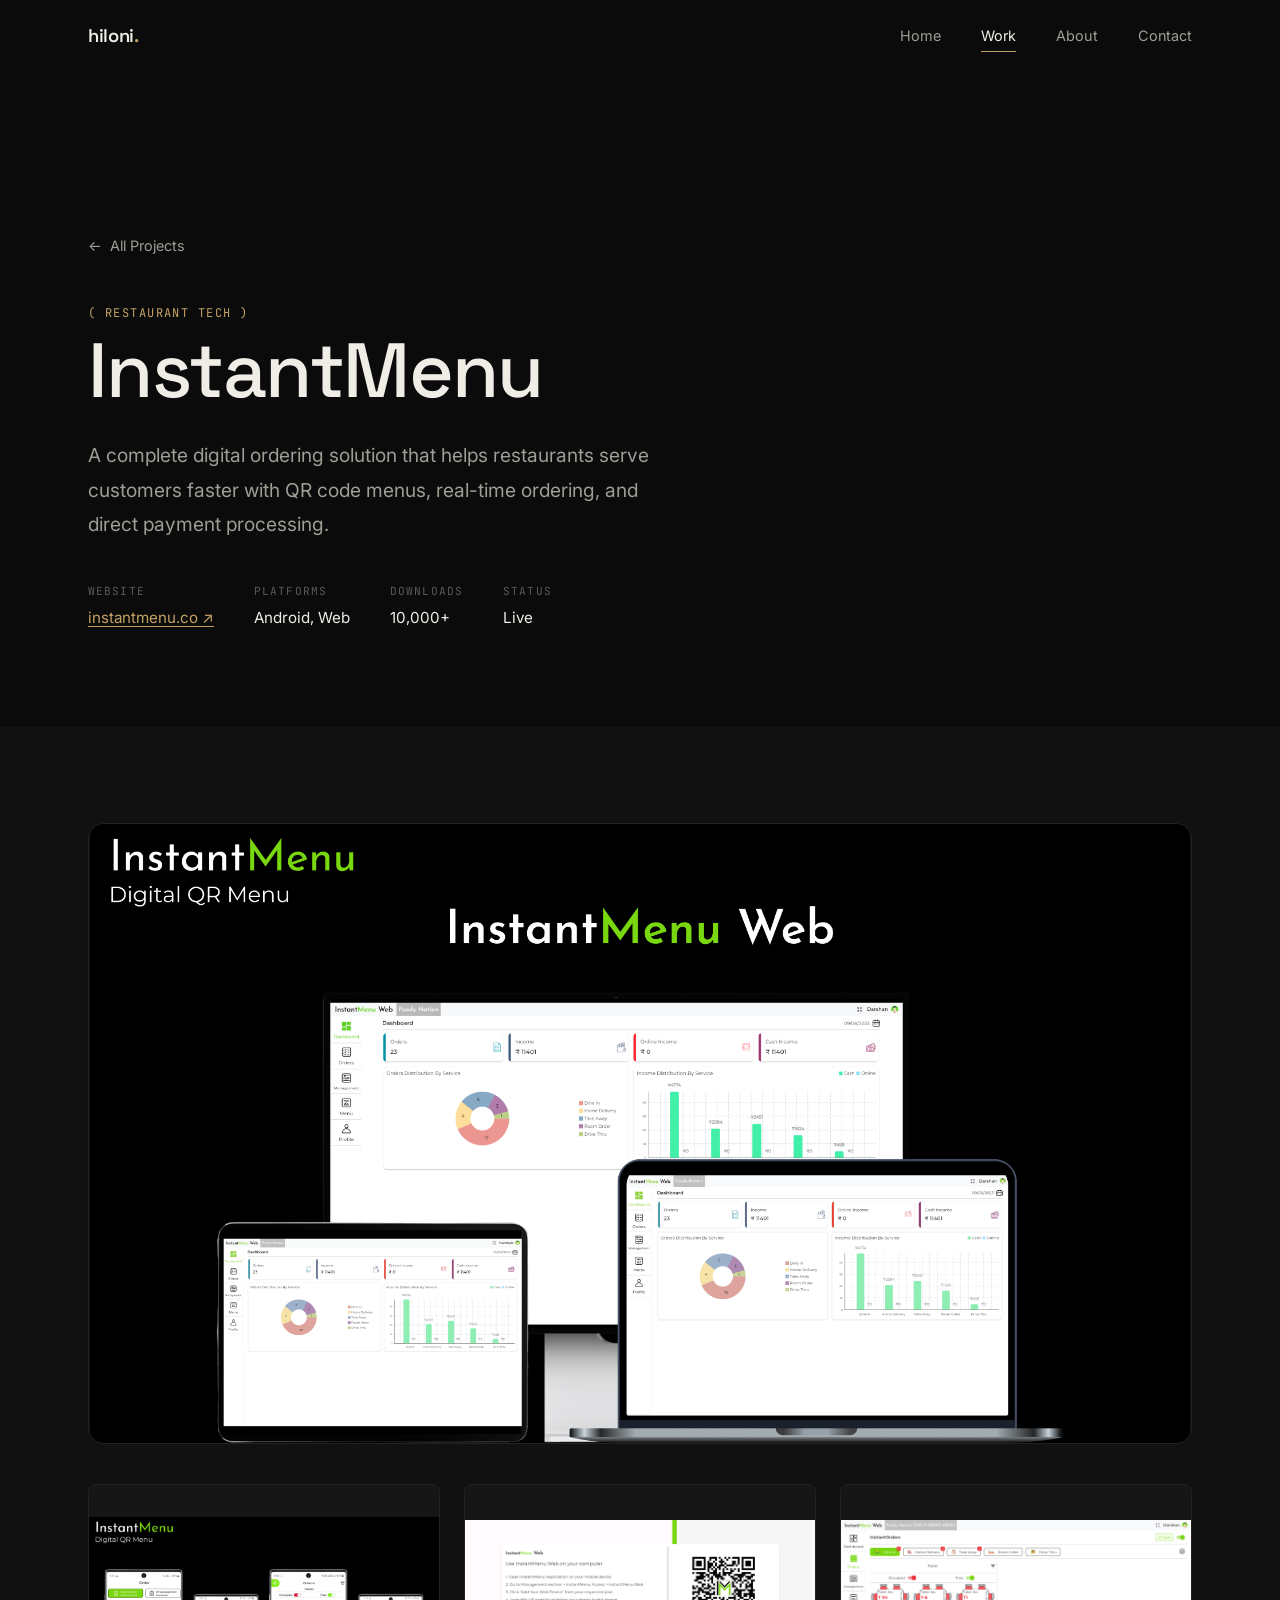
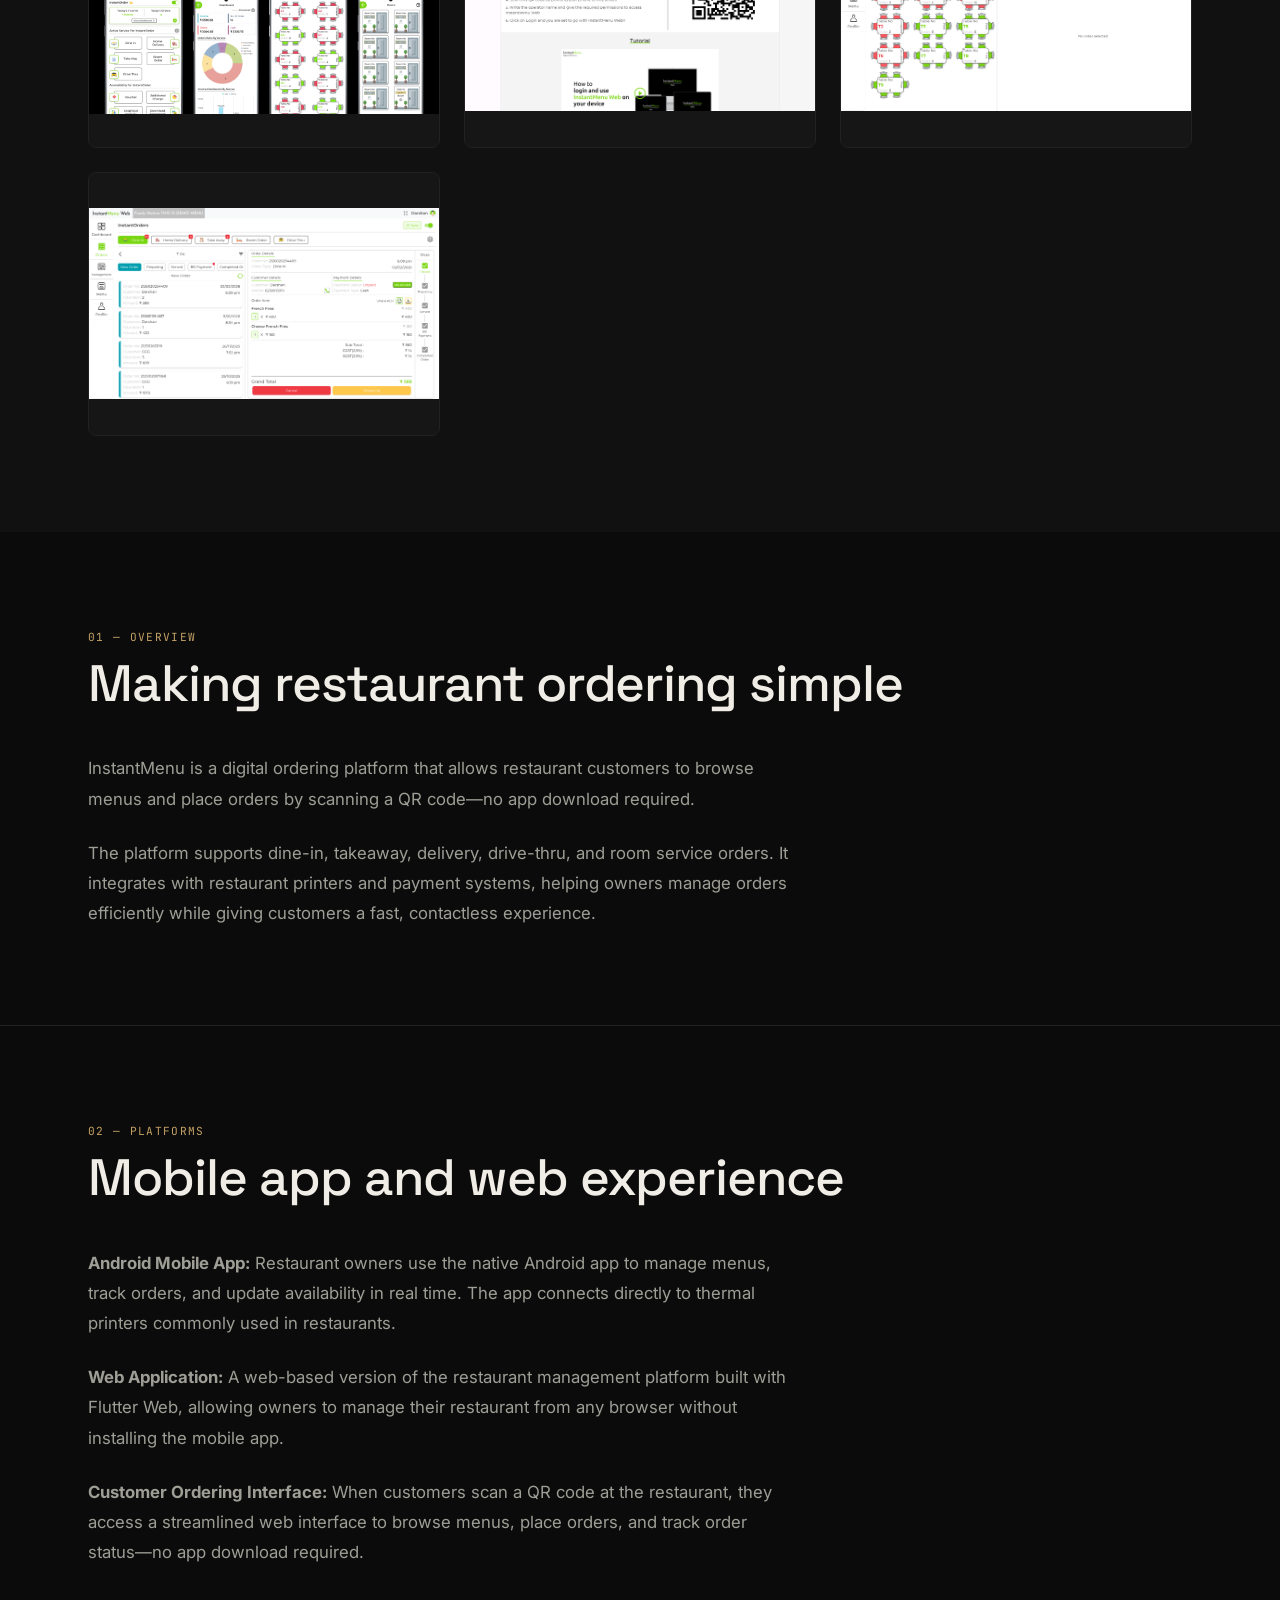
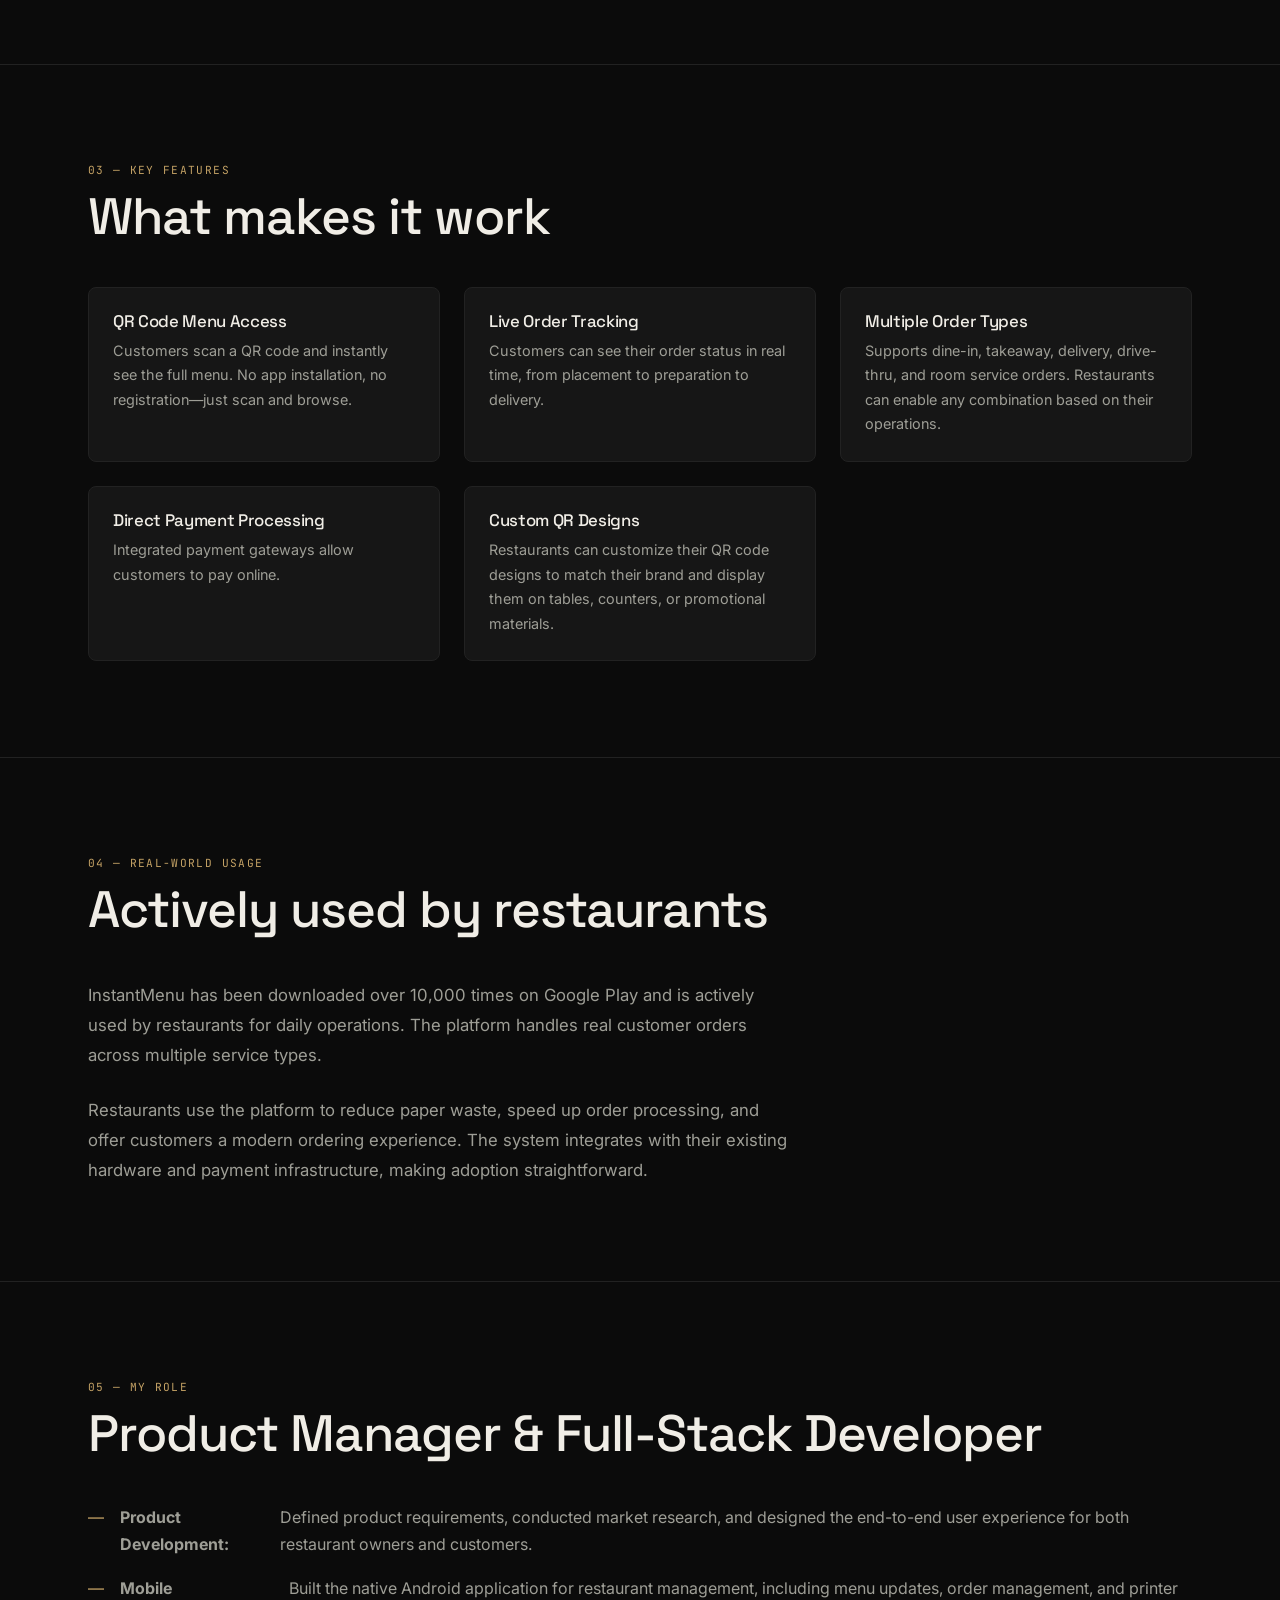
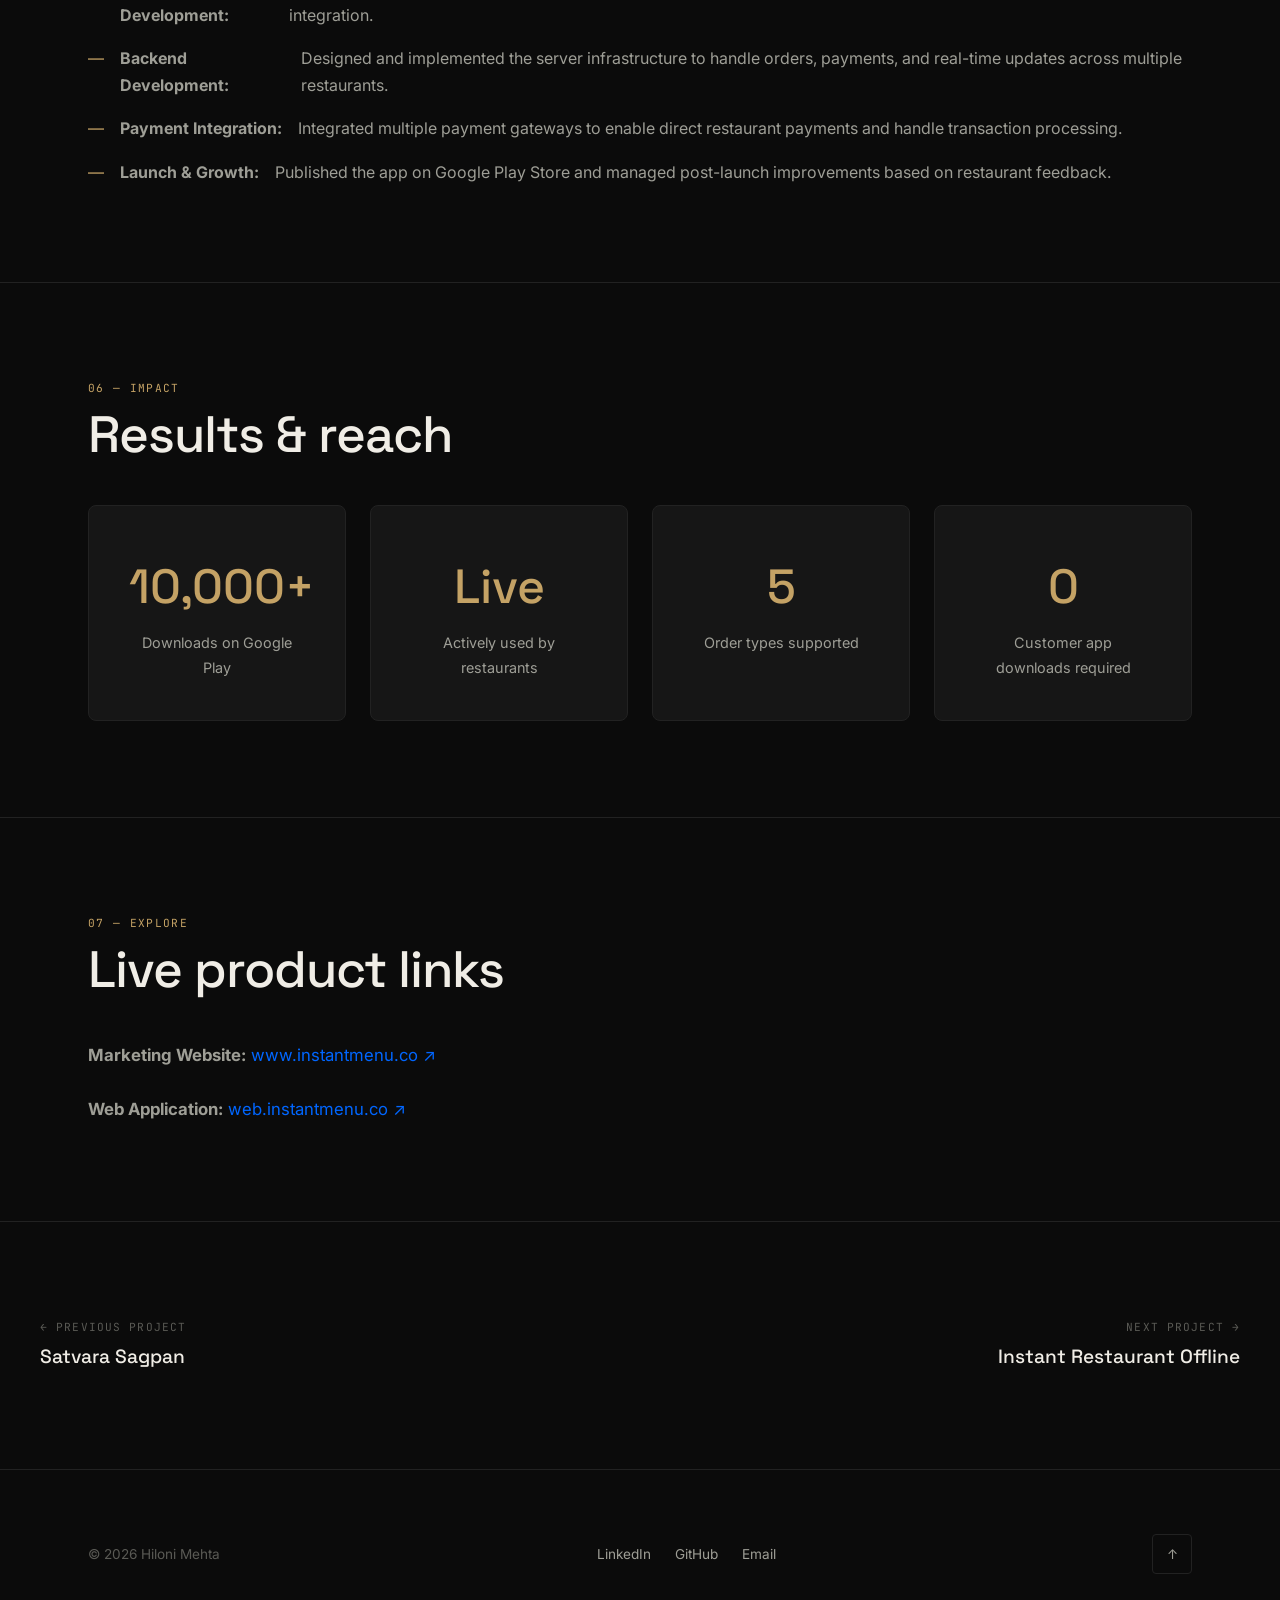
<file: work/instantmenu/index.html>
<!doctype html>
<html lang="en">

<head>
  <meta charset="UTF-8" />
  <meta name="viewport" content="width=device-width, initial-scale=1.0" />
  <link rel="icon" type="image/svg+xml" href="../../favicon.svg" />
  <meta name="description" content="InstantMenu — Digital QR menu & online ordering platform with 10,000+ downloads, built by Hiloni Mehta." />
  <title>InstantMenu — Hiloni Mehta</title>
  <link rel="preconnect" href="https://fonts.googleapis.com" />
  <link rel="preconnect" href="https://fonts.gstatic.com" crossorigin />
  <link href="https://fonts.googleapis.com/css2?family=Inter:wght@300;400;500;600&family=JetBrains+Mono:wght@400;500&family=Space+Grotesk:wght@400;500;600;700&display=swap" rel="stylesheet" />
  <link rel="stylesheet" href="../../css/style.css" />
</head>

<body>
  <!-- Navigation -->
  <nav class="nav">
    <div class="container nav__inner">
      <a href="/hilonimehta/" class="nav__logo">hiloni<span>.</span></a>
      <div class="nav__links">
        <a href="/hilonimehta/" class="nav__link">Home</a>
        <a href="/hilonimehta/work/" class="nav__link active">Work</a>
        <a href="/hilonimehta/about/" class="nav__link">About</a>
        <a href="/hilonimehta/contact/" class="nav__link">Contact</a>
      </div>
      <button class="nav__toggle" aria-label="Toggle menu">
        <span></span><span></span><span></span>
      </button>
    </div>
    <div class="nav__mobile">
      <a href="/hilonimehta/" class="nav__mobile-link">Home</a>
      <a href="/hilonimehta/work/" class="nav__mobile-link">Work</a>
      <a href="/hilonimehta/about/" class="nav__mobile-link">About</a>
      <a href="/hilonimehta/contact/" class="nav__mobile-link">Contact</a>
    </div>
  </nav>

  <!-- Case Study Hero -->
  <header class="case-hero">
    <div class="container">
      <a href="../" class="back-link hero-anim hero-anim--1">
        <span class="back-link__arrow">←</span>
        All Projects
      </a>

      <div class="hero-anim hero-anim--1">
        <span class="label label--accent">( Restaurant Tech )</span>
      </div>

      <h1 class="case-hero__title hero-anim hero-anim--2">InstantMenu</h1>

      <p class="case-hero__tagline hero-anim hero-anim--3">
        A complete digital ordering solution that helps restaurants serve
        customers faster with QR code menus, real-time ordering, and direct
        payment processing.
      </p>

      <div class="case-hero__meta hero-anim hero-anim--4">
        <div class="case-hero__meta-item">
          <span class="case-hero__meta-label">Website</span>
          <span class="case-hero__meta-value">
            <a href="https://www.instantmenu.co" target="_blank" rel="noopener">instantmenu.co ↗</a>
          </span>
        </div>
        <div class="case-hero__meta-item">
          <span class="case-hero__meta-label">Platforms</span>
          <span class="case-hero__meta-value">Android, Web</span>
        </div>
        <div class="case-hero__meta-item">
          <span class="case-hero__meta-label">Downloads</span>
          <span class="case-hero__meta-value">10,000+</span>
        </div>
        <div class="case-hero__meta-item">
          <span class="case-hero__meta-label">Status</span>
          <span class="case-hero__meta-value">Live</span>
        </div>
      </div>
    </div>
  </header>

  <!-- Media Showcase -->
  <section class="case-media">
    <div class="container">
      <div class="case-media__hero-img reveal">
        <img src="../../assets/instantMenu/instant_web_screen_shot.png" alt="InstantMenu — Platform Preview" />
      </div>
      <div class="case-media__gallery reveal">
        <div class="case-media__gallery-item">
          <img src="../../assets/instantMenu/app_screen_shot.png" alt="QR Menu Scan" />
        </div>
        <div class="case-media__gallery-item">
          <img src="../../assets/instantMenu/instantmenu-web-login.png" alt="Web Login Dashboard" />
        </div>
        <div class="case-media__gallery-item">
          <img src="../../assets/instantMenu/instantmenu-web-order-table-view.png" alt="Order Table View" />
        </div>
        <div class="case-media__gallery-item">
          <img src="../../assets/instantMenu/instantmenu-web-order-view.png" alt="Order Details View" />
        </div>
      </div>
    </div>
  </section>

  <!-- Project Overview -->
  <section class="case-section">
    <div class="container">
      <div class="reveal">
        <div class="case-section__number">01 — Overview</div>
        <h2 class="case-section__title">Making restaurant ordering simple</h2>
      </div>
      <div class="reveal">
        <p class="case-section__text">
          InstantMenu is a digital ordering platform that allows restaurant
          customers to browse menus and place orders by scanning a QR code—no
          app download required.
        </p>
        <p class="case-section__text">
          The platform supports dine-in, takeaway, delivery, drive-thru, and
          room service orders. It integrates with restaurant printers and
          payment systems, helping owners manage orders efficiently while
          giving customers a fast, contactless experience.
        </p>
      </div>
    </div>
  </section>

  <!-- Platforms -->
  <section class="case-section">
    <div class="container">
      <div class="reveal">
        <div class="case-section__number">02 — Platforms</div>
        <h2 class="case-section__title">Mobile app and web experience</h2>
      </div>
      <div class="reveal">
        <p class="case-section__text">
          <strong>Android Mobile App:</strong> Restaurant owners use the
          native Android app to manage menus, track orders, and update
          availability in real time. The app connects directly to thermal
          printers commonly used in restaurants.
        </p>
        <p class="case-section__text">
          <strong>Web Application:</strong> A web-based version of the
          restaurant management platform built with Flutter Web, allowing
          owners to manage their restaurant from any browser without
          installing the mobile app.
        </p>
        <p class="case-section__text">
          <strong>Customer Ordering Interface:</strong> When customers scan a
          QR code at the restaurant, they access a streamlined web interface
          to browse menus, place orders, and track order status—no app
          download required.
        </p>
      </div>
    </div>
  </section>

  <!-- Key Features -->
  <section class="case-section">
    <div class="container">
      <div class="reveal">
        <div class="case-section__number">03 — Key Features</div>
        <h2 class="case-section__title">What makes it work</h2>
      </div>
      <div class="feature-list stagger-children">
        <div class="feature-item">
          <h4 class="feature-item__title">QR Code Menu Access</h4>
          <p class="feature-item__desc">
            Customers scan a QR code and instantly see the full menu. No app
            installation, no registration—just scan and browse.
          </p>
        </div>
        <div class="feature-item">
          <h4 class="feature-item__title">Live Order Tracking</h4>
          <p class="feature-item__desc">
            Customers can see their order status in real time, from placement
            to preparation to delivery.
          </p>
        </div>
        <div class="feature-item">
          <h4 class="feature-item__title">Multiple Order Types</h4>
          <p class="feature-item__desc">
            Supports dine-in, takeaway, delivery, drive-thru, and room service
            orders. Restaurants can enable any combination based on their
            operations.
          </p>
        </div>
        <div class="feature-item">
          <h4 class="feature-item__title">Direct Payment Processing</h4>
          <p class="feature-item__desc">
            Integrated payment gateways allow customers to pay online.
          </p>
        </div>
        <div class="feature-item">
          <h4 class="feature-item__title">Custom QR Designs</h4>
          <p class="feature-item__desc">
            Restaurants can customize their QR code designs to match their
            brand and display them on tables, counters, or promotional
            materials.
          </p>
        </div>
      </div>
    </div>
  </section>

  <!-- Real-World Usage -->
  <section class="case-section">
    <div class="container">
      <div class="reveal">
        <div class="case-section__number">04 — Real-World Usage</div>
        <h2 class="case-section__title">Actively used by restaurants</h2>
      </div>
      <div class="reveal">
        <p class="case-section__text">
          InstantMenu has been downloaded over 10,000 times on Google Play and
          is actively used by restaurants for daily operations. The platform
          handles real customer orders across multiple service types.
        </p>
        <p class="case-section__text">
          Restaurants use the platform to reduce paper waste, speed up order
          processing, and offer customers a modern ordering experience. The
          system integrates with their existing hardware and payment
          infrastructure, making adoption straightforward.
        </p>
      </div>
    </div>
  </section>

  <!-- My Role -->
  <section class="case-section">
    <div class="container">
      <div class="reveal">
        <div class="case-section__number">05 — My Role</div>
        <h2 class="case-section__title">
          Product Manager & Full-Stack Developer
        </h2>
      </div>
      <div class="role-list reveal">
        <div class="role-item">
          <strong>Product Development:</strong> Defined product requirements,
          conducted market research, and designed the end-to-end user
          experience for both restaurant owners and customers.
        </div>
        <div class="role-item">
          <strong>Mobile Development:</strong> Built the native Android
          application for restaurant management, including menu updates, order
          management, and printer integration.
        </div>
        <div class="role-item">
          <strong>Backend Development:</strong> Designed and implemented the
          server infrastructure to handle orders, payments, and real-time
          updates across multiple restaurants.
        </div>
        <div class="role-item">
          <strong>Payment Integration:</strong> Integrated multiple payment
          gateways to enable direct restaurant payments and handle transaction
          processing.
        </div>
        <div class="role-item">
          <strong>Launch & Growth:</strong> Published the app on Google Play
          Store and managed post-launch improvements based on restaurant
          feedback.
        </div>
      </div>
    </div>
  </section>

  <!-- Impact -->
  <section class="case-section">
    <div class="container">
      <div class="reveal">
        <div class="case-section__number">06 — Impact</div>
        <h2 class="case-section__title">Results & reach</h2>
      </div>
      <div class="impact-grid stagger-children">
        <div class="impact-item">
          <div class="impact-item__value">10,000+</div>
          <div class="impact-item__label">Downloads on Google Play</div>
        </div>
        <div class="impact-item">
          <div class="impact-item__value">Live</div>
          <div class="impact-item__label">Actively used by restaurants</div>
        </div>
        <div class="impact-item">
          <div class="impact-item__value">5</div>
          <div class="impact-item__label">Order types supported</div>
        </div>
        <div class="impact-item">
          <div class="impact-item__value">0</div>
          <div class="impact-item__label">
            Customer app downloads required
          </div>
        </div>
      </div>
    </div>
  </section>

  <!-- Live Links -->
  <section class="case-section" style="padding-bottom: 6rem">
    <div class="container">
      <div class="reveal">
        <div class="case-section__number">07 — Explore</div>
        <h2 class="case-section__title">Live product links</h2>
      </div>
      <div class="reveal">
        <p class="case-section__text">
          <strong>Marketing Website:</strong>
          <a href="https://www.instantmenu.co" target="_blank" rel="noopener" style="color: #0066ff; text-decoration: none">www.instantmenu.co ↗</a>
        </p>
        <p class="case-section__text">
          <strong>Web Application:</strong>
          <a href="https://web.instantmenu.co" target="_blank" rel="noopener" style="color: #0066ff; text-decoration: none">web.instantmenu.co ↗</a>
        </p>
      </div>
    </div>
  </section>

  <!-- Project Navigation -->
  <div class="case-nav container">
    <a href="../satvara-sagpan/" class="case-nav__link">
      <span class="case-nav__label">← Previous Project</span>
      <span class="case-nav__name">Satvara Sagpan</span>
    </a>
    <a href="../instant-restaurant/" class="case-nav__link case-nav__link--next">
      <span class="case-nav__label">Next Project →</span>
      <span class="case-nav__name">Instant Restaurant Offline</span>
    </a>
  </div>

  <!-- Footer -->
  <footer class="footer">
    <div class="container footer__inner">
      <p class="footer__copy">
        &copy; <span class="current-year"></span> Hiloni Mehta
      </p>
      <div class="footer__links">
        <a href="https://www.linkedin.com/in/hiloni-mehta-9bba40120/" target="_blank" rel="noopener" class="footer__link">LinkedIn</a>
        <a href="https://github.com/HiloniMehta" target="_blank" rel="noopener" class="footer__link">GitHub</a>
        <a href="mailto:hilonimehta1997@gmail.com" class="footer__link">Email</a>
      </div>
      <button class="footer__back-top" aria-label="Back to top">↑</button>
    </div>
  </footer>

  <script src="../../js/main.js"></script>
</body>

</html>
</file>
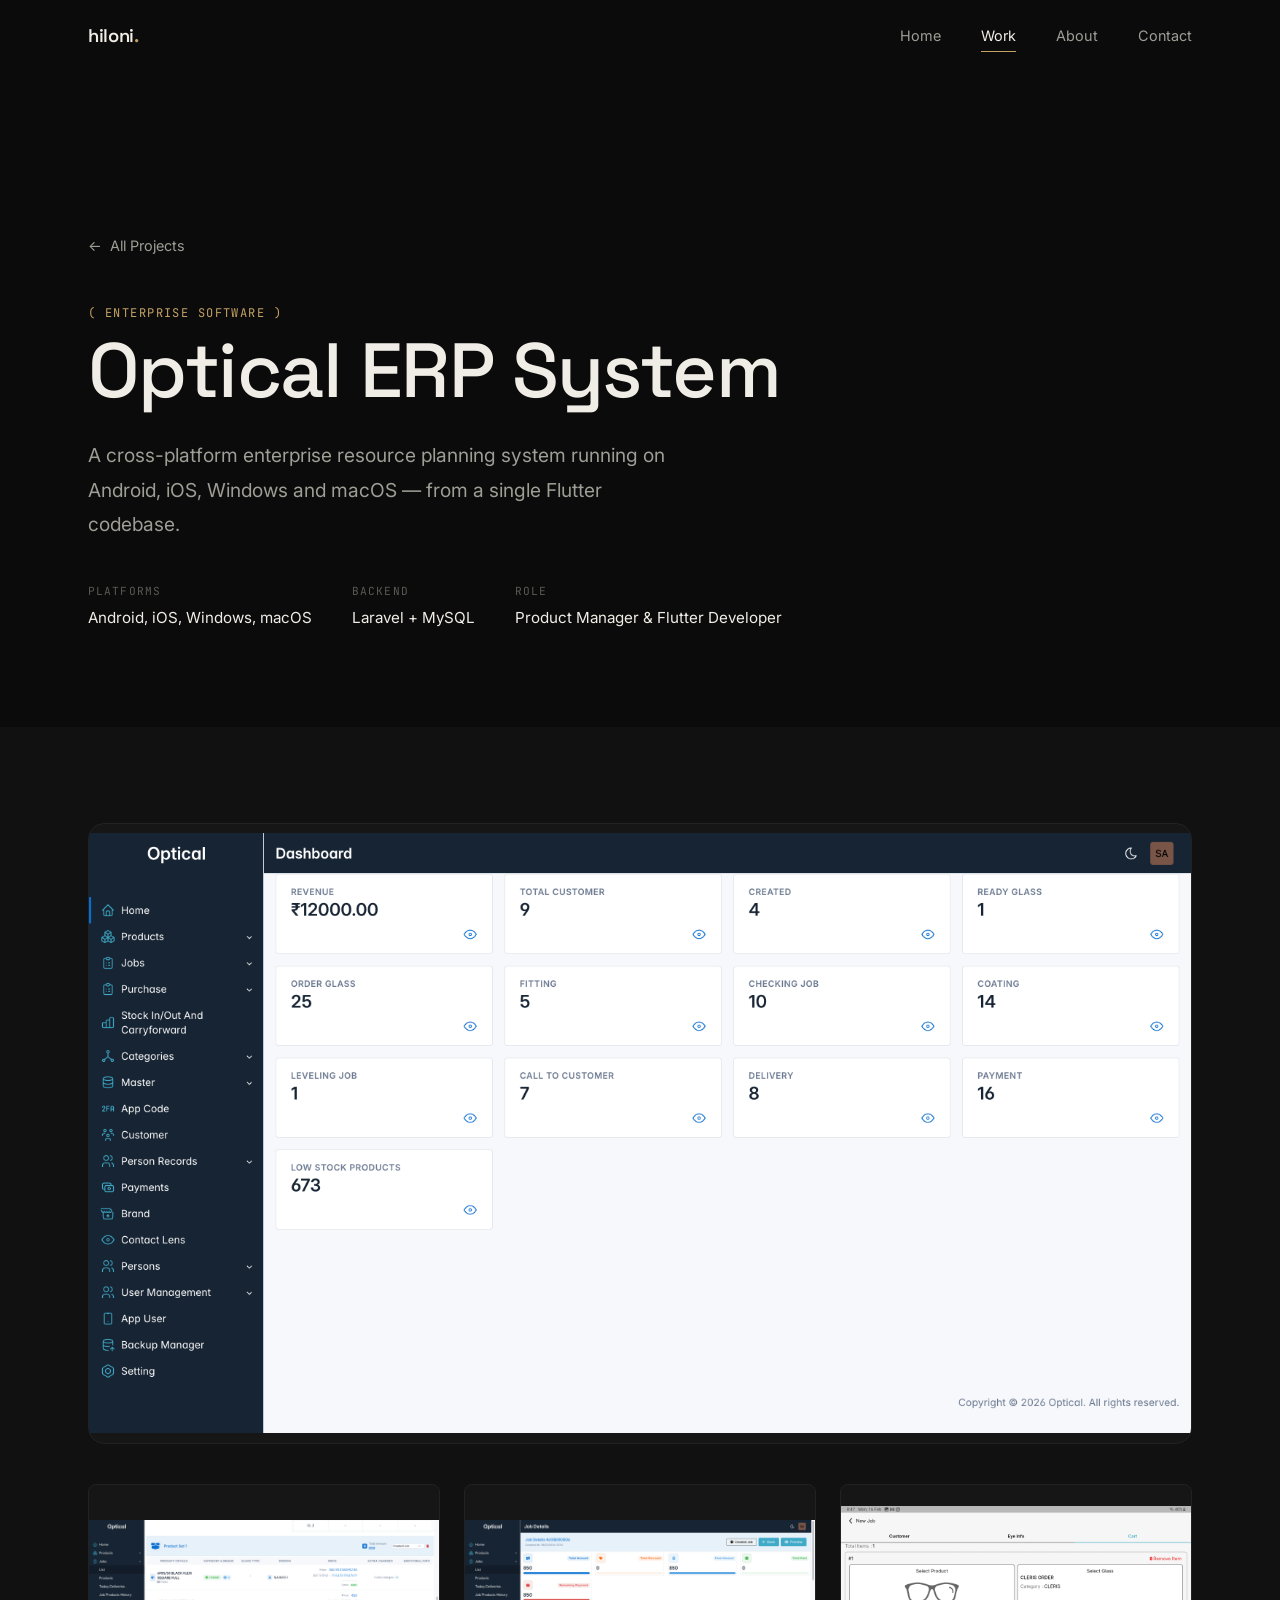
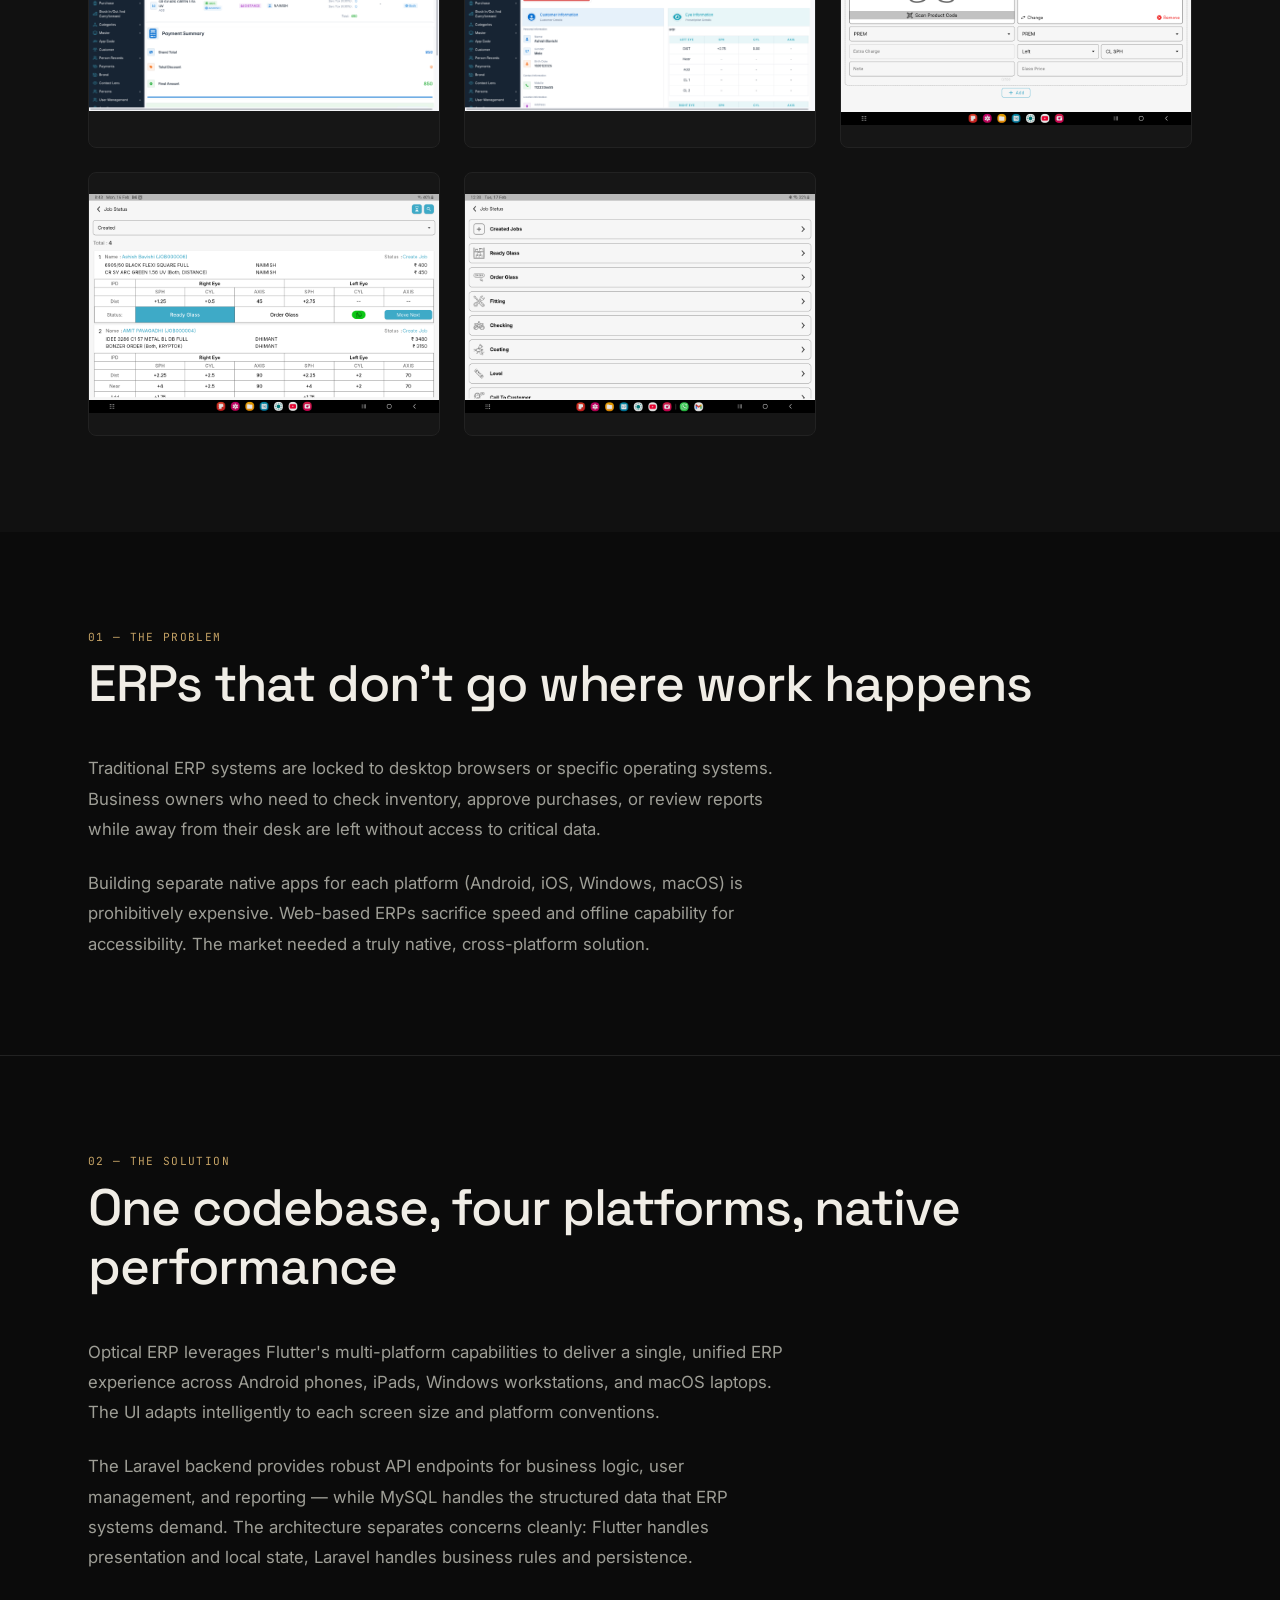
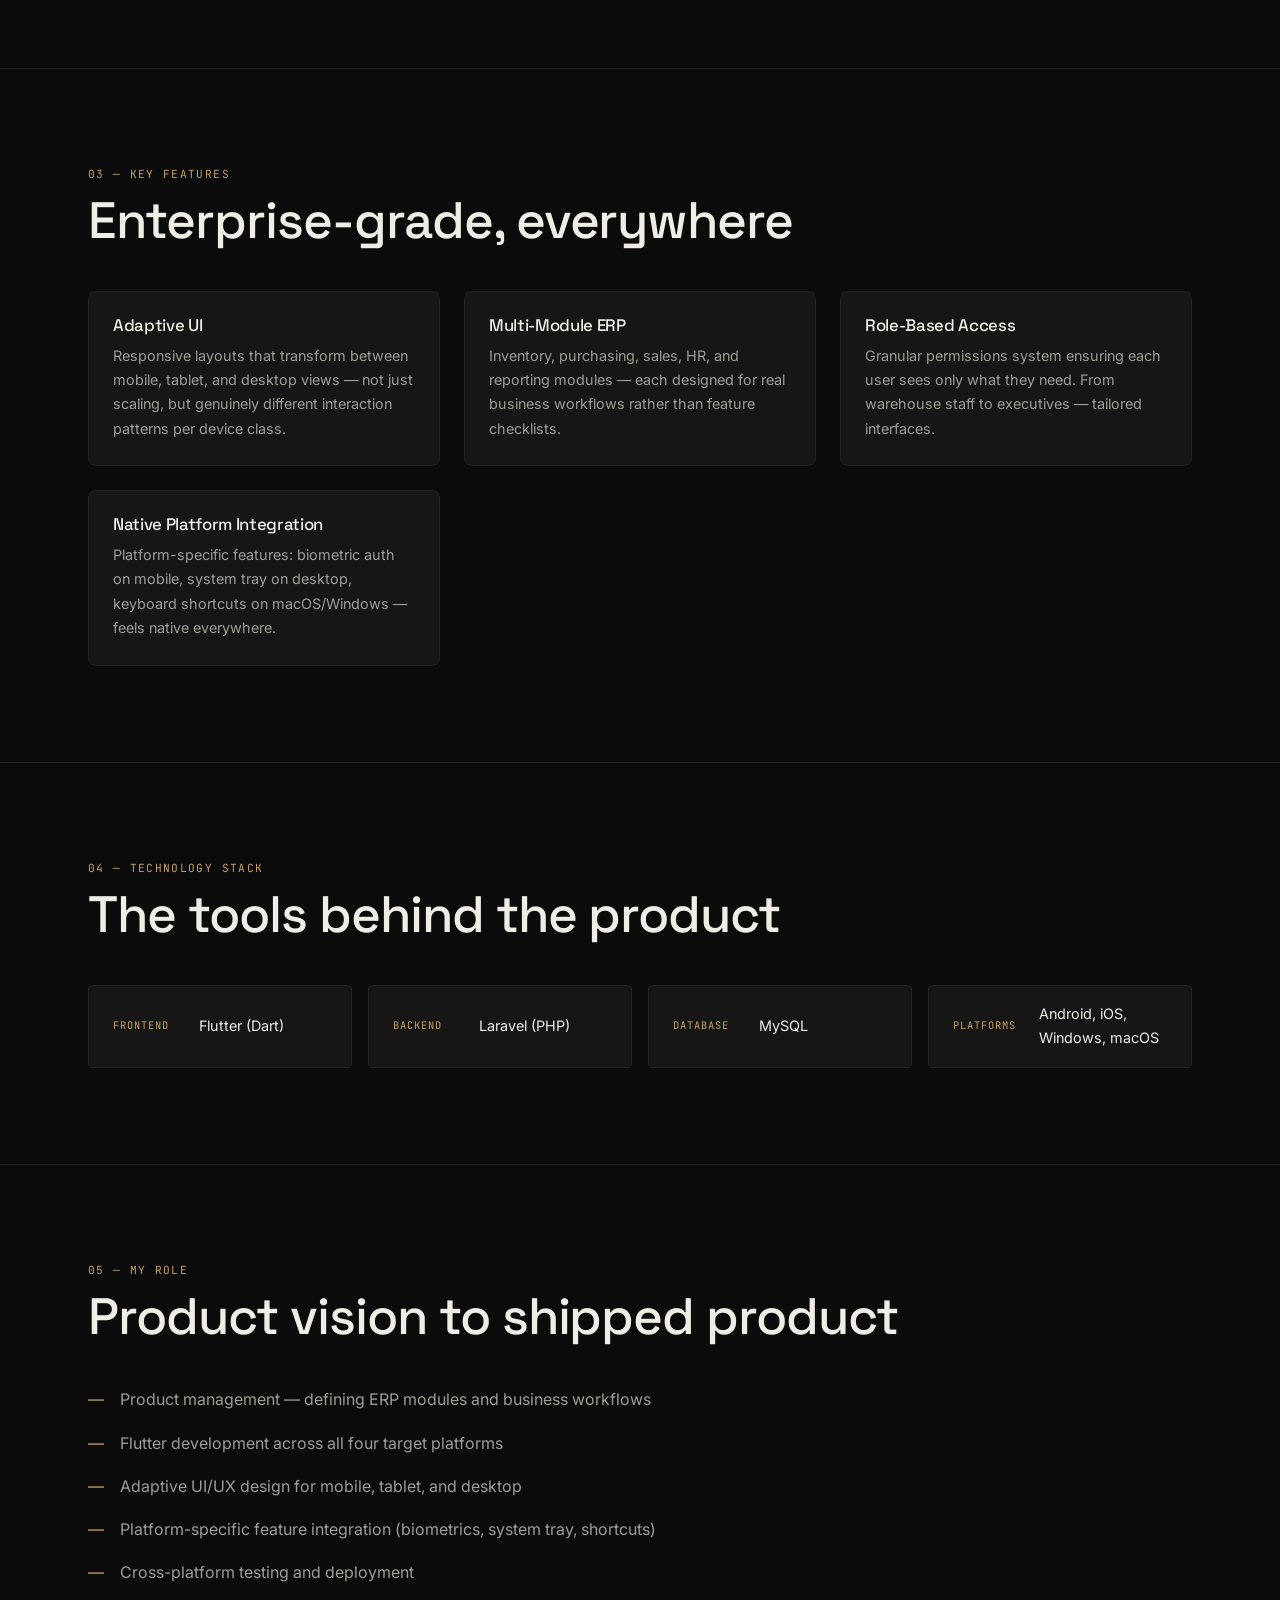
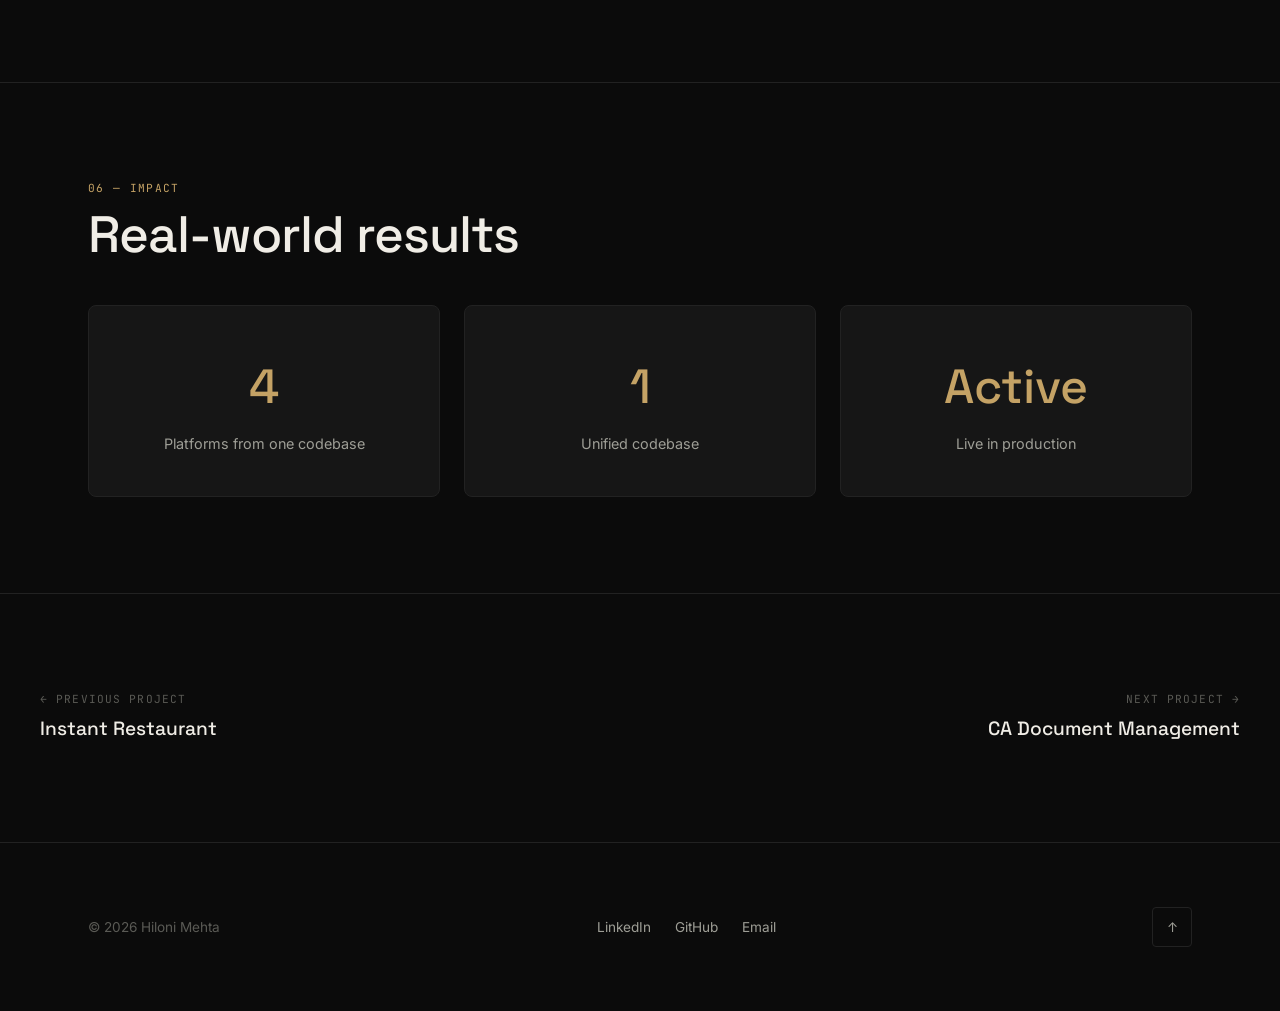
<file: work/optical-erp/index.html>
<!doctype html>
<html lang="en">

<head>
  <meta charset="UTF-8" />
  <meta name="viewport" content="width=device-width, initial-scale=1.0" />
  <link rel="icon" type="image/svg+xml" href="../../favicon.svg" />
  <meta name="description" content="Optical ERP System — Cross-platform ERP for Android, iOS, Windows & macOS built with Flutter by Hiloni Mehta." />
  <title>Optical ERP System — Hiloni Mehta</title>
  <link rel="preconnect" href="https://fonts.googleapis.com" />
  <link rel="preconnect" href="https://fonts.gstatic.com" crossorigin />
  <link href="https://fonts.googleapis.com/css2?family=Inter:wght@300;400;500;600&family=JetBrains+Mono:wght@400;500&family=Space+Grotesk:wght@400;500;600;700&display=swap" rel="stylesheet" />
  <link rel="stylesheet" href="../../css/style.css" />
</head>

<body>
  <!-- Navigation -->
  <nav class="nav">
    <div class="container nav__inner">
      <a href="/hilonimehta/" class="nav__logo">hiloni<span>.</span></a>
      <div class="nav__links">
        <a href="/hilonimehta/" class="nav__link">Home</a>
        <a href="/hilonimehta/work/" class="nav__link active">Work</a>
        <a href="/hilonimehta/about/" class="nav__link">About</a>
        <a href="/hilonimehta/contact/" class="nav__link">Contact</a>
      </div>
      <button class="nav__toggle" aria-label="Toggle menu">
        <span></span><span></span><span></span>
      </button>
    </div>
    <div class="nav__mobile">
      <a href="/hilonimehta/" class="nav__mobile-link">Home</a>
      <a href="/hilonimehta/work/" class="nav__mobile-link">Work</a>
      <a href="/hilonimehta/about/" class="nav__mobile-link">About</a>
      <a href="/hilonimehta/contact/" class="nav__mobile-link">Contact</a>
    </div>
  </nav>

  <!-- Case Study Hero -->
  <header class="case-hero">
    <div class="container">
      <a href="../" class="back-link hero-anim hero-anim--1">
        <span class="back-link__arrow">←</span>
        All Projects
      </a>

      <div class="hero-anim hero-anim--1">
        <span class="label label--accent">( Enterprise Software )</span>
      </div>

      <h1 class="case-hero__title hero-anim hero-anim--2">
        Optical ERP System
      </h1>

      <p class="case-hero__tagline hero-anim hero-anim--3">
        A cross-platform enterprise resource planning system running on
        Android, iOS, Windows and macOS — from a single Flutter codebase.
      </p>

      <div class="case-hero__meta hero-anim hero-anim--4">
        <div class="case-hero__meta-item">
          <span class="case-hero__meta-label">Platforms</span>
          <span class="case-hero__meta-value">Android, iOS, Windows, macOS</span>
        </div>
        <div class="case-hero__meta-item">
          <span class="case-hero__meta-label">Backend</span>
          <span class="case-hero__meta-value">Laravel + MySQL</span>
        </div>
        <div class="case-hero__meta-item">
          <span class="case-hero__meta-label">Role</span>
          <span class="case-hero__meta-value">Product Manager & Flutter Developer</span>
        </div>
      </div>
    </div>
  </header>

  <!-- Media Showcase -->
  <section class="case-media">
    <div class="container">
      <div class="case-media__hero-img reveal">
        <img src="../../assets/opticalERPSystem/admin_dashboard.png" alt="Optical ERP — Cross-Platform Preview" />
      </div>
      <div class="case-media__gallery reveal">
        <div class="case-media__gallery-item">
          <img src="../../assets/opticalERPSystem/admin_job_info.png" alt="Desktop Dashboard" />
        </div>
        <div class="case-media__gallery-item">
          <img src="../../assets/opticalERPSystem/admin_job_info_2.png" alt="Job Information" />
        </div>
        <div class="case-media__gallery-item">
          <img src="../../assets/opticalERPSystem/app_ss.jpg" alt="Mobile View" />
        </div>
        <div class="case-media__gallery-item">
          <img src="../../assets/opticalERPSystem/app_2_ss.jpg" alt="Mobile Interface" />
        </div>
        <div class="case-media__gallery-item">
          <img src="../../assets/opticalERPSystem/app_3_ss.jpg" alt="Report Generation" />
        </div>
      </div>
    </div>
  </section>

  <!-- The Problem -->
  <section class="case-section">
    <div class="container">
      <div class="reveal">
        <div class="case-section__number">01 — The Problem</div>
        <h2 class="case-section__title">
          ERPs that don't go where work happens
        </h2>
      </div>
      <div class="reveal">
        <p class="case-section__text">
          Traditional ERP systems are locked to desktop browsers or specific
          operating systems. Business owners who need to check inventory,
          approve purchases, or review reports while away from their desk are
          left without access to critical data.
        </p>
        <p class="case-section__text">
          Building separate native apps for each platform (Android, iOS,
          Windows, macOS) is prohibitively expensive. Web-based ERPs sacrifice
          speed and offline capability for accessibility. The market needed a
          truly native, cross-platform solution.
        </p>
      </div>
    </div>
  </section>

  <!-- The Solution -->
  <section class="case-section">
    <div class="container">
      <div class="reveal">
        <div class="case-section__number">02 — The Solution</div>
        <h2 class="case-section__title">
          One codebase, four platforms, native performance
        </h2>
      </div>
      <div class="reveal">
        <p class="case-section__text">
          Optical ERP leverages Flutter's multi-platform capabilities to
          deliver a single, unified ERP experience across Android phones,
          iPads, Windows workstations, and macOS laptops. The UI adapts
          intelligently to each screen size and platform conventions.
        </p>
        <p class="case-section__text">
          The Laravel backend provides robust API endpoints for business
          logic, user management, and reporting — while MySQL handles the
          structured data that ERP systems demand. The architecture separates
          concerns cleanly: Flutter handles presentation and local state,
          Laravel handles business rules and persistence.
        </p>
      </div>
    </div>
  </section>

  <!-- Key Features -->
  <section class="case-section">
    <div class="container">
      <div class="reveal">
        <div class="case-section__number">03 — Key Features</div>
        <h2 class="case-section__title">Enterprise-grade, everywhere</h2>
      </div>
      <div class="feature-list stagger-children">
        <div class="feature-item">
          <h4 class="feature-item__title">Adaptive UI</h4>
          <p class="feature-item__desc">
            Responsive layouts that transform between mobile, tablet, and
            desktop views — not just scaling, but genuinely different
            interaction patterns per device class.
          </p>
        </div>
        <div class="feature-item">
          <h4 class="feature-item__title">Multi-Module ERP</h4>
          <p class="feature-item__desc">
            Inventory, purchasing, sales, HR, and reporting modules — each
            designed for real business workflows rather than feature
            checklists.
          </p>
        </div>
        <div class="feature-item">
          <h4 class="feature-item__title">Role-Based Access</h4>
          <p class="feature-item__desc">
            Granular permissions system ensuring each user sees only what they
            need. From warehouse staff to executives — tailored interfaces.
          </p>
        </div>
        <div class="feature-item">
          <h4 class="feature-item__title">Native Platform Integration</h4>
          <p class="feature-item__desc">
            Platform-specific features: biometric auth on mobile, system tray
            on desktop, keyboard shortcuts on macOS/Windows — feels native
            everywhere.
          </p>
        </div>
      </div>
    </div>
  </section>

  <!-- Technology Stack -->
  <section class="case-section">
    <div class="container">
      <div class="reveal">
        <div class="case-section__number">04 — Technology Stack</div>
        <h2 class="case-section__title">The tools behind the product</h2>
      </div>
      <div class="tech-grid stagger-children">
        <div class="tech-item">
          <span class="tech-item__category">Frontend</span>
          <span class="tech-item__value">Flutter (Dart)</span>
        </div>
        <div class="tech-item">
          <span class="tech-item__category">Backend</span>
          <span class="tech-item__value">Laravel (PHP)</span>
        </div>
        <div class="tech-item">
          <span class="tech-item__category">Database</span>
          <span class="tech-item__value">MySQL</span>
        </div>
        <div class="tech-item">
          <span class="tech-item__category">Platforms</span>
          <span class="tech-item__value">Android, iOS, Windows, macOS</span>
        </div>
      </div>
    </div>
  </section>

  <!-- My Role -->
  <section class="case-section">
    <div class="container">
      <div class="reveal">
        <div class="case-section__number">05 — My Role</div>
        <h2 class="case-section__title">Product vision to shipped product</h2>
      </div>
      <div class="role-list reveal">
        <div class="role-item">
          Product management — defining ERP modules and business workflows
        </div>
        <div class="role-item">
          Flutter development across all four target platforms
        </div>
        <div class="role-item">
          Adaptive UI/UX design for mobile, tablet, and desktop
        </div>
        <div class="role-item">
          Platform-specific feature integration (biometrics, system tray,
          shortcuts)
        </div>
        <div class="role-item">Cross-platform testing and deployment</div>
      </div>
    </div>
  </section>

  <!-- Impact -->
  <section class="case-section">
    <div class="container">
      <div class="reveal">
        <div class="case-section__number">06 — Impact</div>
        <h2 class="case-section__title">Real-world results</h2>
      </div>
      <div class="impact-grid stagger-children">
        <div class="impact-item">
          <div class="impact-item__value">4</div>
          <div class="impact-item__label">Platforms from one codebase</div>
        </div>
        <div class="impact-item">
          <div class="impact-item__value">1</div>
          <div class="impact-item__label">Unified codebase</div>
        </div>
        <div class="impact-item">
          <div class="impact-item__value">Active</div>
          <div class="impact-item__label">Live in production</div>
        </div>
      </div>
    </div>
  </section>

  <!-- Project Navigation -->
  <div class="case-nav container">
    <a href="../instant-restaurant/" class="case-nav__link">
      <span class="case-nav__label">← Previous Project</span>
      <span class="case-nav__name">Instant Restaurant</span>
    </a>
    <a href="../ca-document/" class="case-nav__link case-nav__link--next">
      <span class="case-nav__label">Next Project →</span>
      <span class="case-nav__name">CA Document Management</span>
    </a>
  </div>

  <!-- Footer -->
  <footer class="footer">
    <div class="container footer__inner">
      <p class="footer__copy">
        &copy; <span class="current-year"></span> Hiloni Mehta
      </p>
      <div class="footer__links">
        <a href="https://www.linkedin.com/in/hiloni-mehta-9bba40120/" target="_blank" rel="noopener" class="footer__link">LinkedIn</a>
        <a href="https://github.com/HiloniMehta" target="_blank" rel="noopener" class="footer__link">GitHub</a>
        <a href="mailto:hilonimehta1997@gmail.com" class="footer__link">Email</a>
      </div>
      <button class="footer__back-top" aria-label="Back to top">↑</button>
    </div>
  </footer>

  <script src="../../js/main.js"></script>
</body>

</html>
</file>
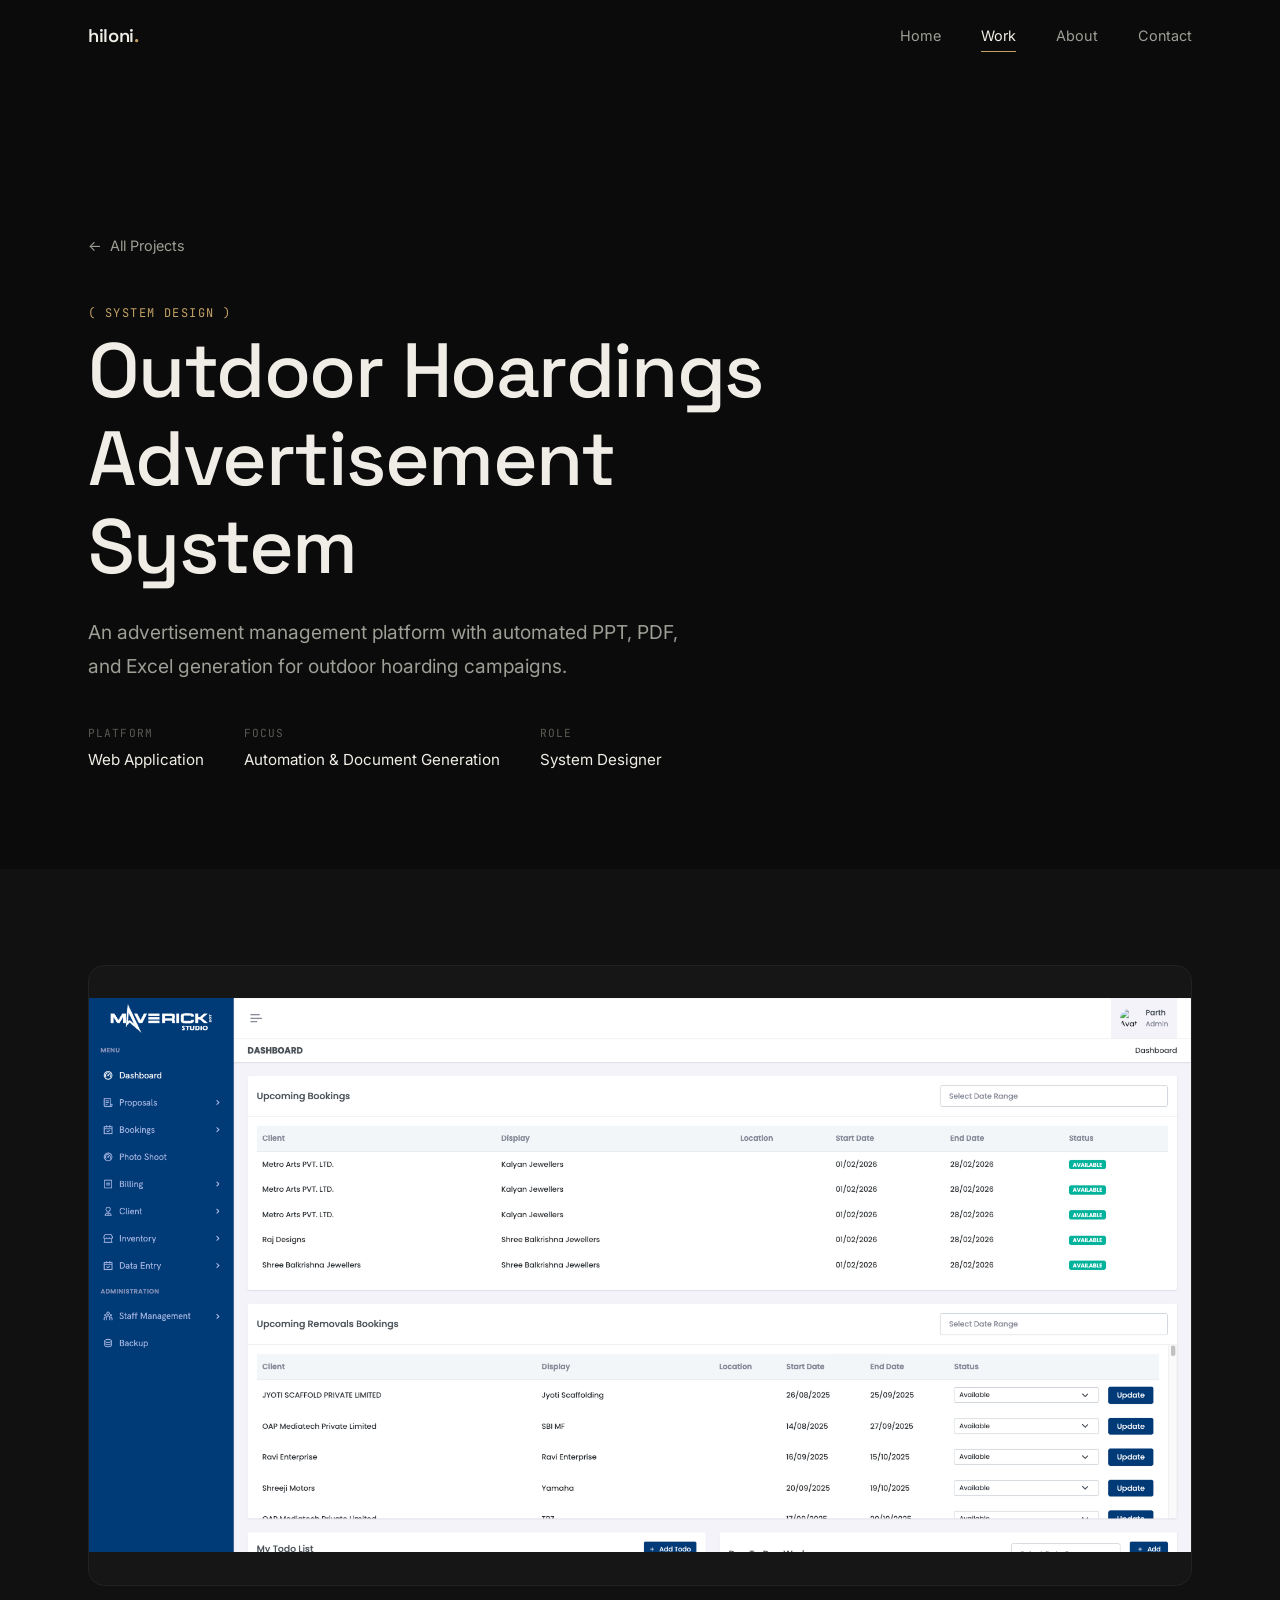
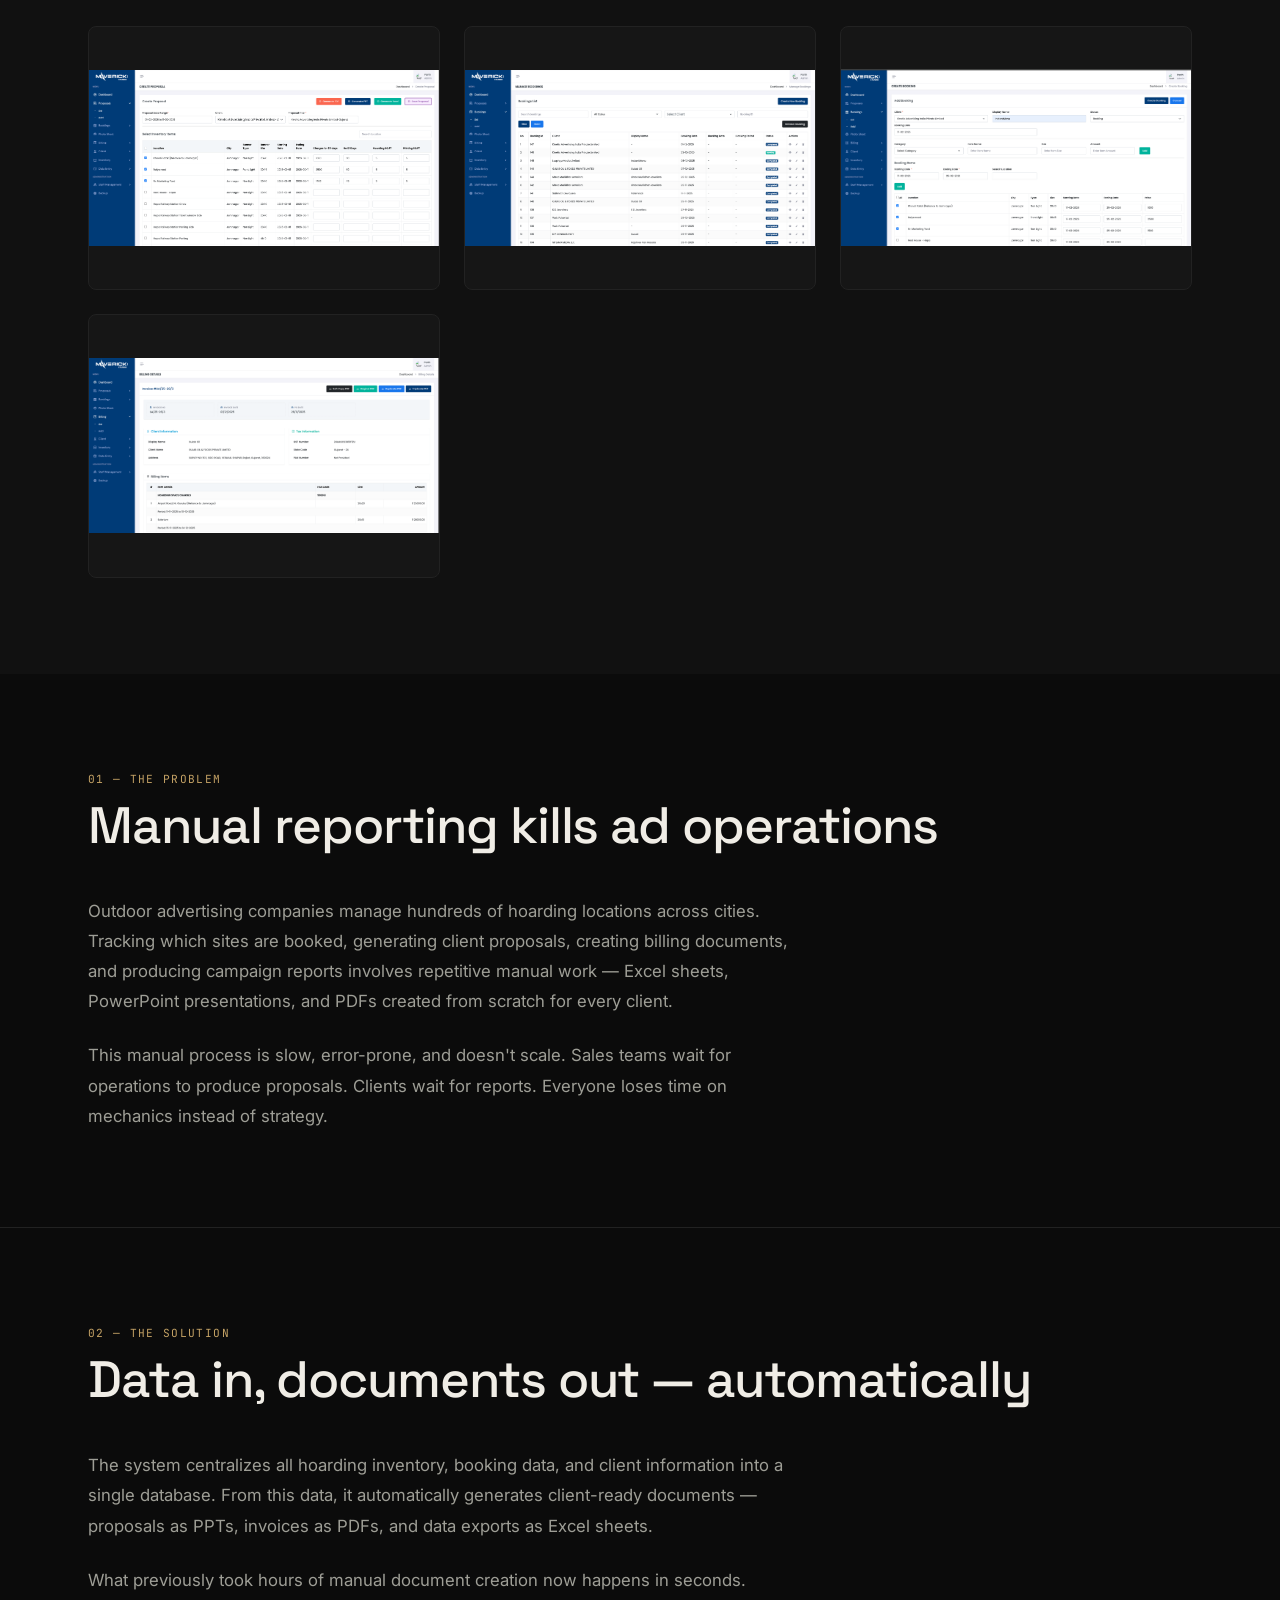
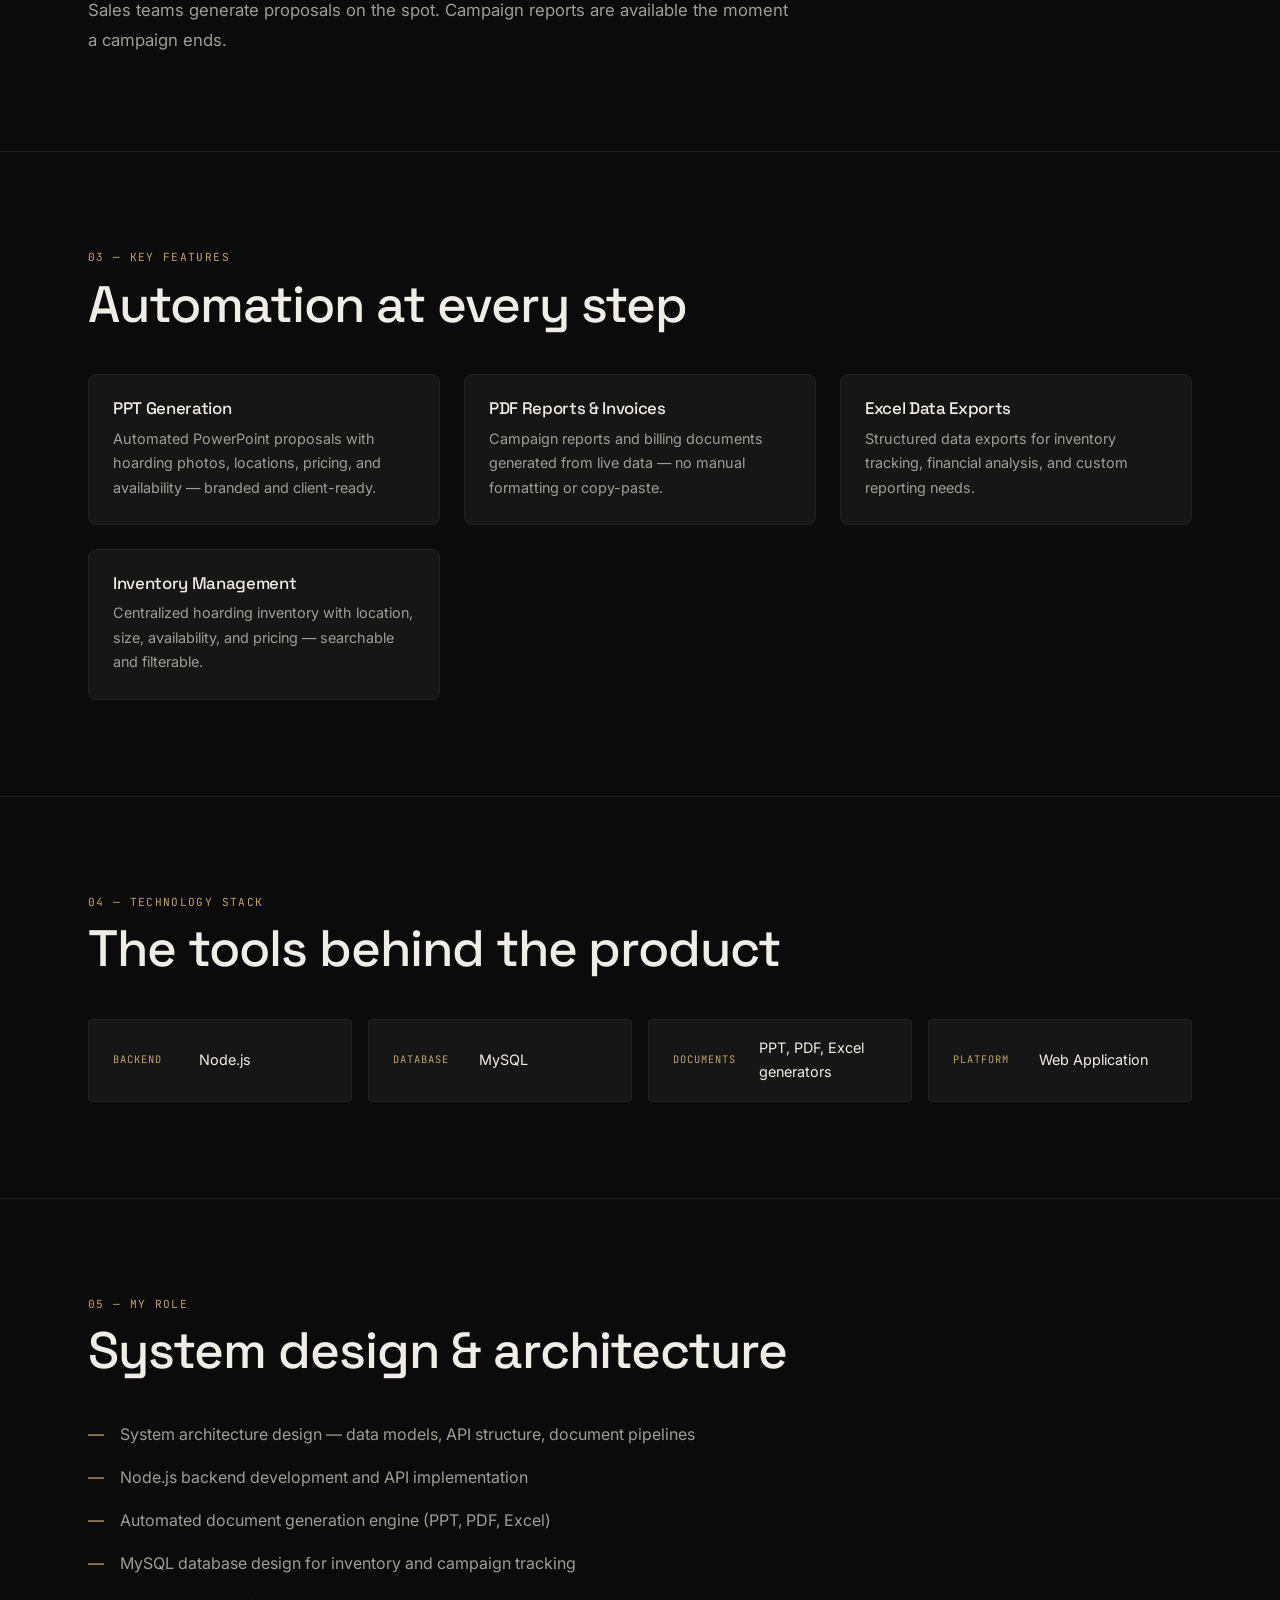
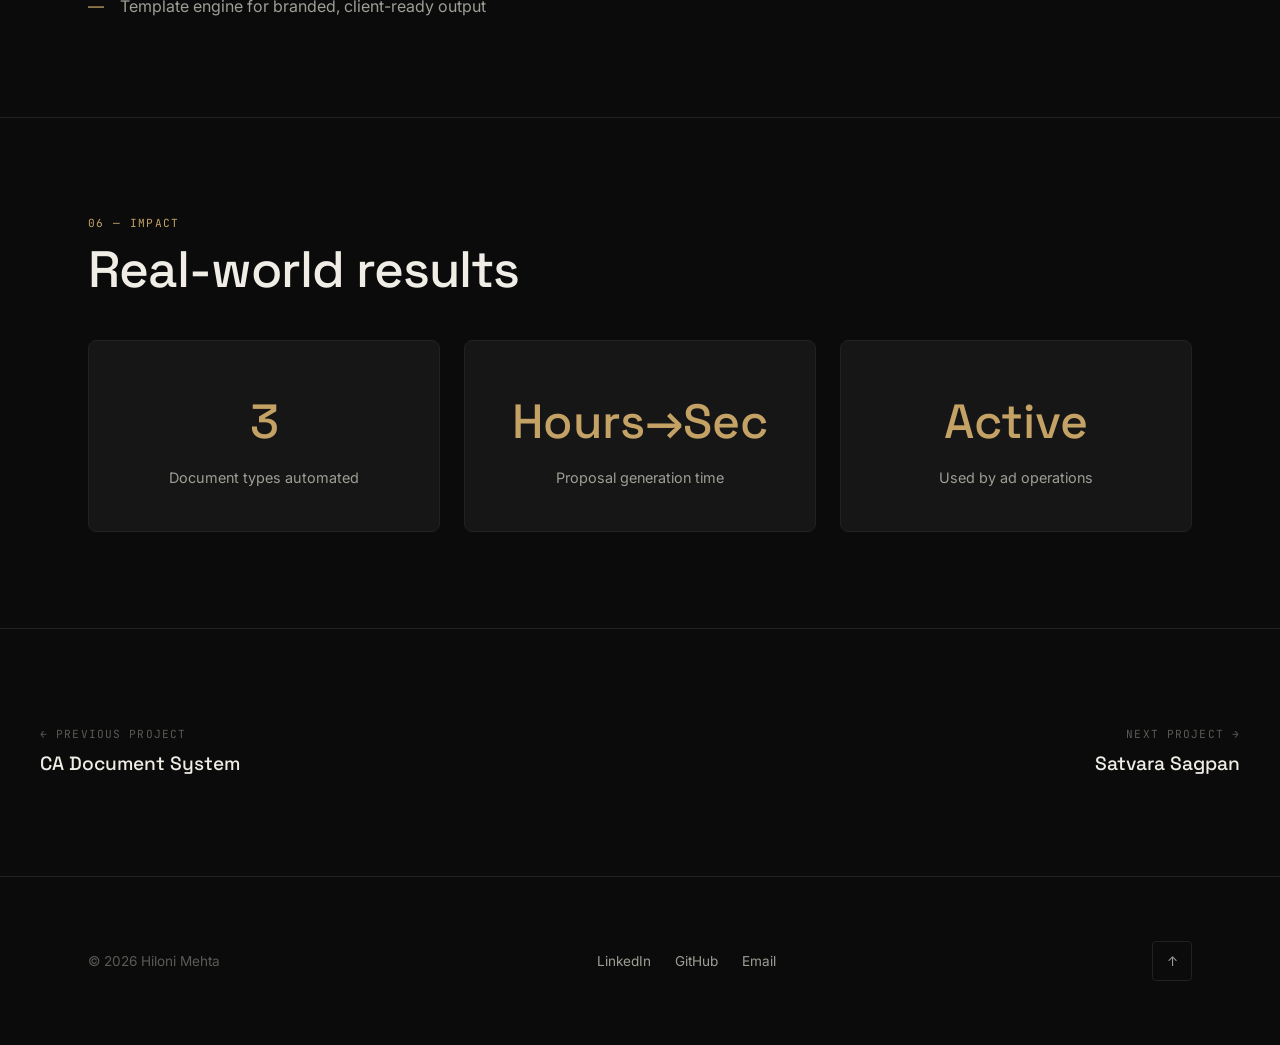
<file: work/outdoor-hoardings/index.html>
<!doctype html>
<html lang="en">

<head>
  <meta charset="UTF-8" />
  <meta name="viewport" content="width=device-width, initial-scale=1.0" />
  <link rel="icon" type="image/svg+xml" href="../../favicon.svg" />
  <meta name="description" content="Outdoor Hoardings Advertisement System — Automated document generation system built by Hiloni Mehta." />
  <title>Outdoor Hoardings Advertisement System — Hiloni Mehta</title>
  <link rel="preconnect" href="https://fonts.googleapis.com" />
  <link rel="preconnect" href="https://fonts.gstatic.com" crossorigin />
  <link href="https://fonts.googleapis.com/css2?family=Inter:wght@300;400;500;600&family=JetBrains+Mono:wght@400;500&family=Space+Grotesk:wght@400;500;600;700&display=swap" rel="stylesheet" />
  <link rel="stylesheet" href="../../css/style.css" />
</head>

<body>
  <!-- Navigation -->
  <nav class="nav">
    <div class="container nav__inner">
      <a href="/hilonimehta/" class="nav__logo">hiloni<span>.</span></a>
      <div class="nav__links">
        <a href="/hilonimehta/" class="nav__link">Home</a>
        <a href="/hilonimehta/work/" class="nav__link active">Work</a>
        <a href="/hilonimehta/about/" class="nav__link">About</a>
        <a href="/hilonimehta/contact/" class="nav__link">Contact</a>
      </div>
      <button class="nav__toggle" aria-label="Toggle menu">
        <span></span><span></span><span></span>
      </button>
    </div>
    <div class="nav__mobile">
      <a href="/hilonimehta/" class="nav__mobile-link">Home</a>
      <a href="/hilonimehta/work/" class="nav__mobile-link">Work</a>
      <a href="/hilonimehta/about/" class="nav__mobile-link">About</a>
      <a href="/hilonimehta/contact/" class="nav__mobile-link">Contact</a>
    </div>
  </nav>

  <!-- Case Study Hero -->
  <header class="case-hero">
    <div class="container">
      <a href="../" class="back-link hero-anim hero-anim--1">
        <span class="back-link__arrow">←</span>
        All Projects
      </a>

      <div class="hero-anim hero-anim--1">
        <span class="label label--accent">( System Design )</span>
      </div>

      <h1 class="case-hero__title hero-anim hero-anim--2">
        Outdoor Hoardings<br />Advertisement System
      </h1>

      <p class="case-hero__tagline hero-anim hero-anim--3">
        An advertisement management platform with automated PPT, PDF, and
        Excel generation for outdoor hoarding campaigns.
      </p>

      <div class="case-hero__meta hero-anim hero-anim--4">
        <div class="case-hero__meta-item">
          <span class="case-hero__meta-label">Platform</span>
          <span class="case-hero__meta-value">Web Application</span>
        </div>
        <div class="case-hero__meta-item">
          <span class="case-hero__meta-label">Focus</span>
          <span class="case-hero__meta-value">Automation & Document Generation</span>
        </div>
        <div class="case-hero__meta-item">
          <span class="case-hero__meta-label">Role</span>
          <span class="case-hero__meta-value">System Designer</span>
        </div>
      </div>
    </div>
  </header>

  <!-- Media Showcase -->
  <section class="case-media">
    <div class="container">
      <div class="case-media__hero-img reveal">
        <img src="../../assets/outdoorHoardingSystem/outdoor-hoardings_dashboard.png" alt="Advertisement Management Dashboard" />
      </div>
      <div class="case-media__gallery reveal">
        <div class="case-media__gallery-item">
          <img src="../../assets/outdoorHoardingSystem/outdoor_hordings_proposal.png" alt="Proposal Generation" />
        </div>
        <div class="case-media__gallery-item">
          <img src="../../assets/outdoorHoardingSystem/outdoor-hoardings_booking.png" alt="Booking Management" />
        </div>
        <div class="case-media__gallery-item">
          <img src="../../assets/outdoorHoardingSystem/outdoor-hoardings_booking_create.png" alt="Create Booking" />
        </div>
        <div class="case-media__gallery-item">
          <img src="../../assets/outdoorHoardingSystem/outdoor-hoardings_billing.png" alt="Billing & Invoices" />
        </div>
      </div>
    </div>
  </section>

  <!-- The Problem -->
  <section class="case-section">
    <div class="container">
      <div class="reveal">
        <div class="case-section__number">01 — The Problem</div>
        <h2 class="case-section__title">
          Manual reporting kills ad operations
        </h2>
      </div>
      <div class="reveal">
        <p class="case-section__text">
          Outdoor advertising companies manage hundreds of hoarding locations
          across cities. Tracking which sites are booked, generating client
          proposals, creating billing documents, and producing campaign
          reports involves repetitive manual work — Excel sheets, PowerPoint
          presentations, and PDFs created from scratch for every client.
        </p>
        <p class="case-section__text">
          This manual process is slow, error-prone, and doesn't scale. Sales
          teams wait for operations to produce proposals. Clients wait for
          reports. Everyone loses time on mechanics instead of strategy.
        </p>
      </div>
    </div>
  </section>

  <!-- The Solution -->
  <section class="case-section">
    <div class="container">
      <div class="reveal">
        <div class="case-section__number">02 — The Solution</div>
        <h2 class="case-section__title">
          Data in, documents out — automatically
        </h2>
      </div>
      <div class="reveal">
        <p class="case-section__text">
          The system centralizes all hoarding inventory, booking data, and
          client information into a single database. From this data, it
          automatically generates client-ready documents — proposals as PPTs,
          invoices as PDFs, and data exports as Excel sheets.
        </p>
        <p class="case-section__text">
          What previously took hours of manual document creation now happens
          in seconds. Sales teams generate proposals on the spot. Campaign
          reports are available the moment a campaign ends.
        </p>
      </div>
    </div>
  </section>

  <!-- Key Features -->
  <section class="case-section">
    <div class="container">
      <div class="reveal">
        <div class="case-section__number">03 — Key Features</div>
        <h2 class="case-section__title">Automation at every step</h2>
      </div>
      <div class="feature-list stagger-children">
        <div class="feature-item">
          <h4 class="feature-item__title">PPT Generation</h4>
          <p class="feature-item__desc">
            Automated PowerPoint proposals with hoarding photos, locations,
            pricing, and availability — branded and client-ready.
          </p>
        </div>
        <div class="feature-item">
          <h4 class="feature-item__title">PDF Reports & Invoices</h4>
          <p class="feature-item__desc">
            Campaign reports and billing documents generated from live data —
            no manual formatting or copy-paste.
          </p>
        </div>
        <div class="feature-item">
          <h4 class="feature-item__title">Excel Data Exports</h4>
          <p class="feature-item__desc">
            Structured data exports for inventory tracking, financial
            analysis, and custom reporting needs.
          </p>
        </div>
        <div class="feature-item">
          <h4 class="feature-item__title">Inventory Management</h4>
          <p class="feature-item__desc">
            Centralized hoarding inventory with location, size, availability,
            and pricing — searchable and filterable.
          </p>
        </div>
      </div>
    </div>
  </section>

  <!-- Technology Stack -->
  <section class="case-section">
    <div class="container">
      <div class="reveal">
        <div class="case-section__number">04 — Technology Stack</div>
        <h2 class="case-section__title">The tools behind the product</h2>
      </div>
      <div class="tech-grid stagger-children">
        <div class="tech-item">
          <span class="tech-item__category">Backend</span>
          <span class="tech-item__value">Node.js</span>
        </div>
        <div class="tech-item">
          <span class="tech-item__category">Database</span>
          <span class="tech-item__value">MySQL</span>
        </div>
        <div class="tech-item">
          <span class="tech-item__category">Documents</span>
          <span class="tech-item__value">PPT, PDF, Excel generators</span>
        </div>
        <div class="tech-item">
          <span class="tech-item__category">Platform</span>
          <span class="tech-item__value">Web Application</span>
        </div>
      </div>
    </div>
  </section>

  <!-- My Role -->
  <section class="case-section">
    <div class="container">
      <div class="reveal">
        <div class="case-section__number">05 — My Role</div>
        <h2 class="case-section__title">System design & architecture</h2>
      </div>
      <div class="role-list reveal">
        <div class="role-item">
          System architecture design — data models, API structure, document
          pipelines
        </div>
        <div class="role-item">
          Node.js backend development and API implementation
        </div>
        <div class="role-item">
          Automated document generation engine (PPT, PDF, Excel)
        </div>
        <div class="role-item">
          MySQL database design for inventory and campaign tracking
        </div>
        <div class="role-item">
          Template engine for branded, client-ready output
        </div>
      </div>
    </div>
  </section>

  <!-- Impact -->
  <section class="case-section">
    <div class="container">
      <div class="reveal">
        <div class="case-section__number">06 — Impact</div>
        <h2 class="case-section__title">Real-world results</h2>
      </div>
      <div class="impact-grid stagger-children">
        <div class="impact-item">
          <div class="impact-item__value">3</div>
          <div class="impact-item__label">Document types automated</div>
        </div>
        <div class="impact-item">
          <div class="impact-item__value">Hours→Sec</div>
          <div class="impact-item__label">Proposal generation time</div>
        </div>
        <div class="impact-item">
          <div class="impact-item__value">Active</div>
          <div class="impact-item__label">Used by ad operations</div>
        </div>
      </div>
    </div>
  </section>

  <!-- Project Navigation -->
  <div class="case-nav container">
    <a href="../ca-document/" class="case-nav__link">
      <span class="case-nav__label">← Previous Project</span>
      <span class="case-nav__name">CA Document System</span>
    </a>
    <a href="../satvara-sagpan/" class="case-nav__link case-nav__link--next">
      <span class="case-nav__label">Next Project →</span>
      <span class="case-nav__name">Satvara Sagpan</span>
    </a>
  </div>

  <!-- Footer -->
  <footer class="footer">
    <div class="container footer__inner">
      <p class="footer__copy">
        &copy; <span class="current-year"></span> Hiloni Mehta
      </p>
      <div class="footer__links">
        <a href="https://www.linkedin.com/in/hiloni-mehta-9bba40120/" target="_blank" rel="noopener" class="footer__link">LinkedIn</a>
        <a href="https://github.com/HiloniMehta" target="_blank" rel="noopener" class="footer__link">GitHub</a>
        <a href="mailto:hilonimehta1997@gmail.com" class="footer__link">Email</a>
      </div>
      <button class="footer__back-top" aria-label="Back to top">↑</button>
    </div>
  </footer>

  <script src="../../js/main.js"></script>
</body>

</html>
</file>
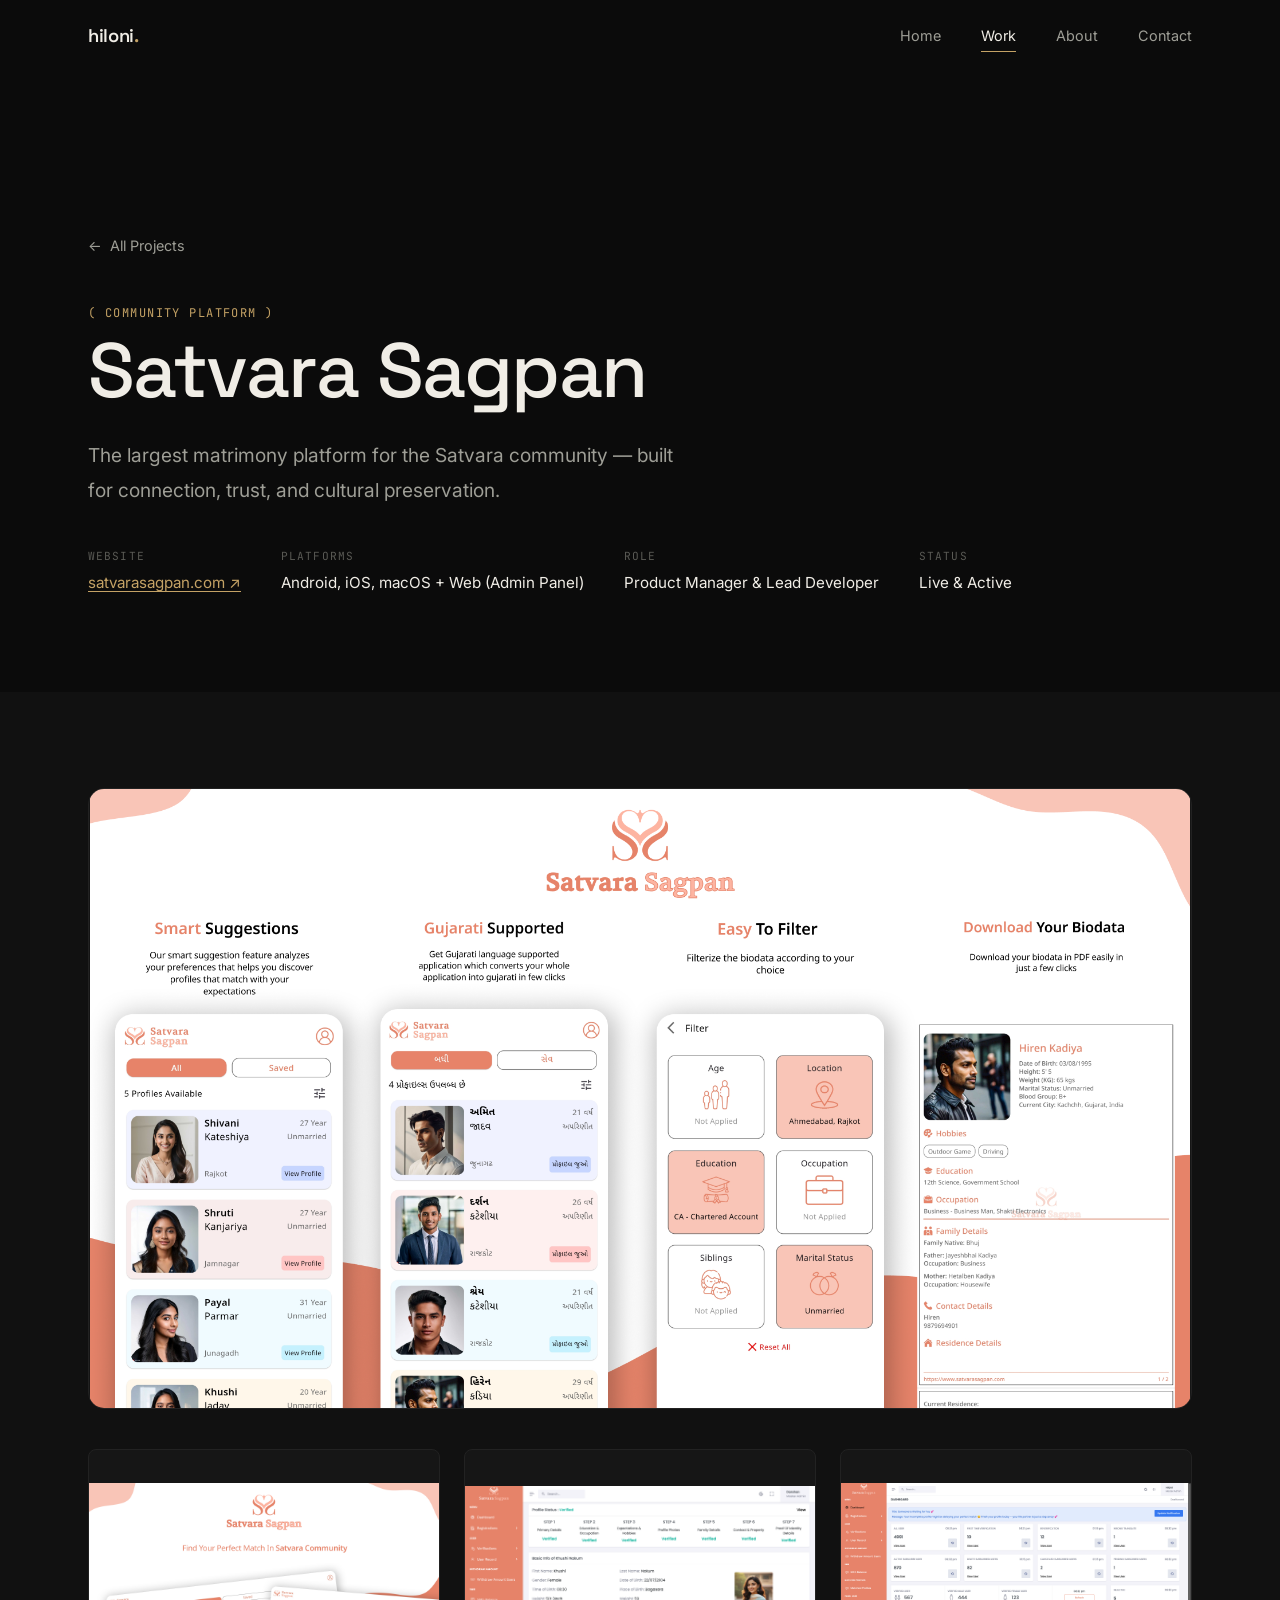
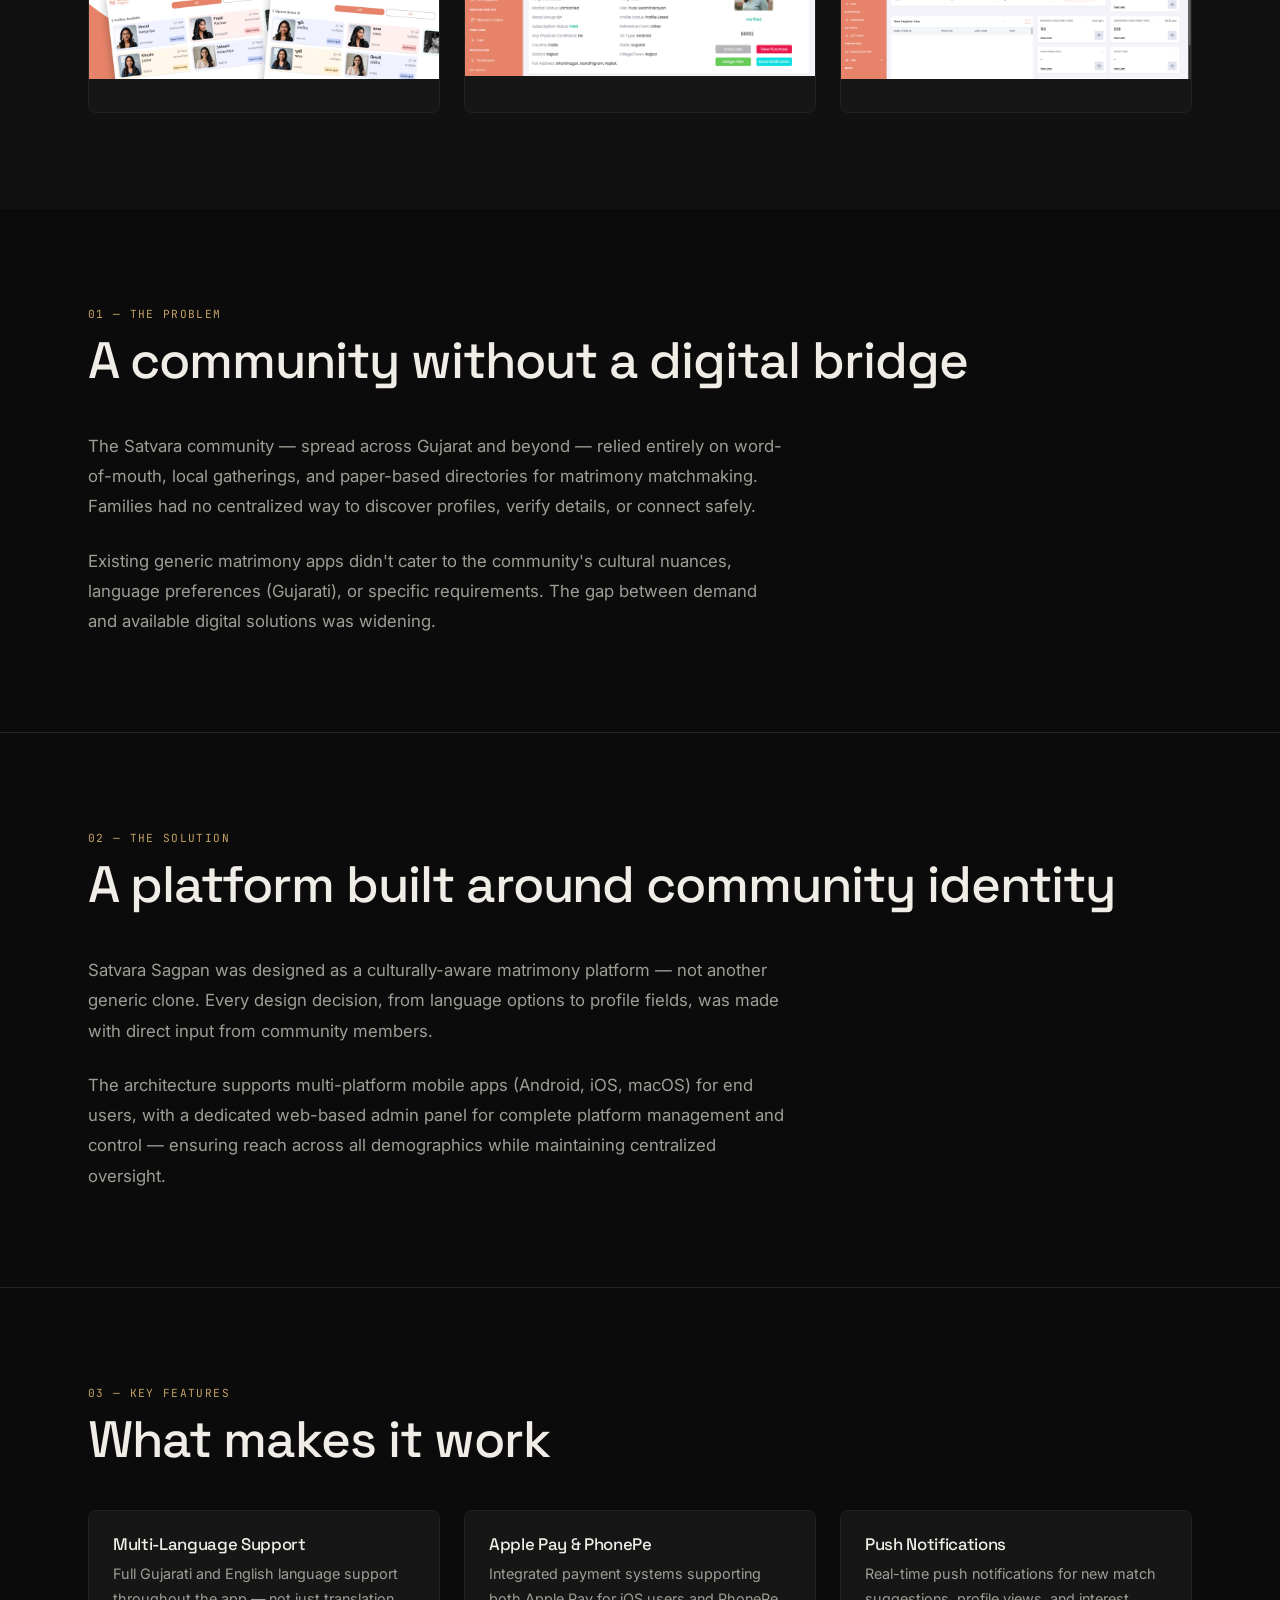
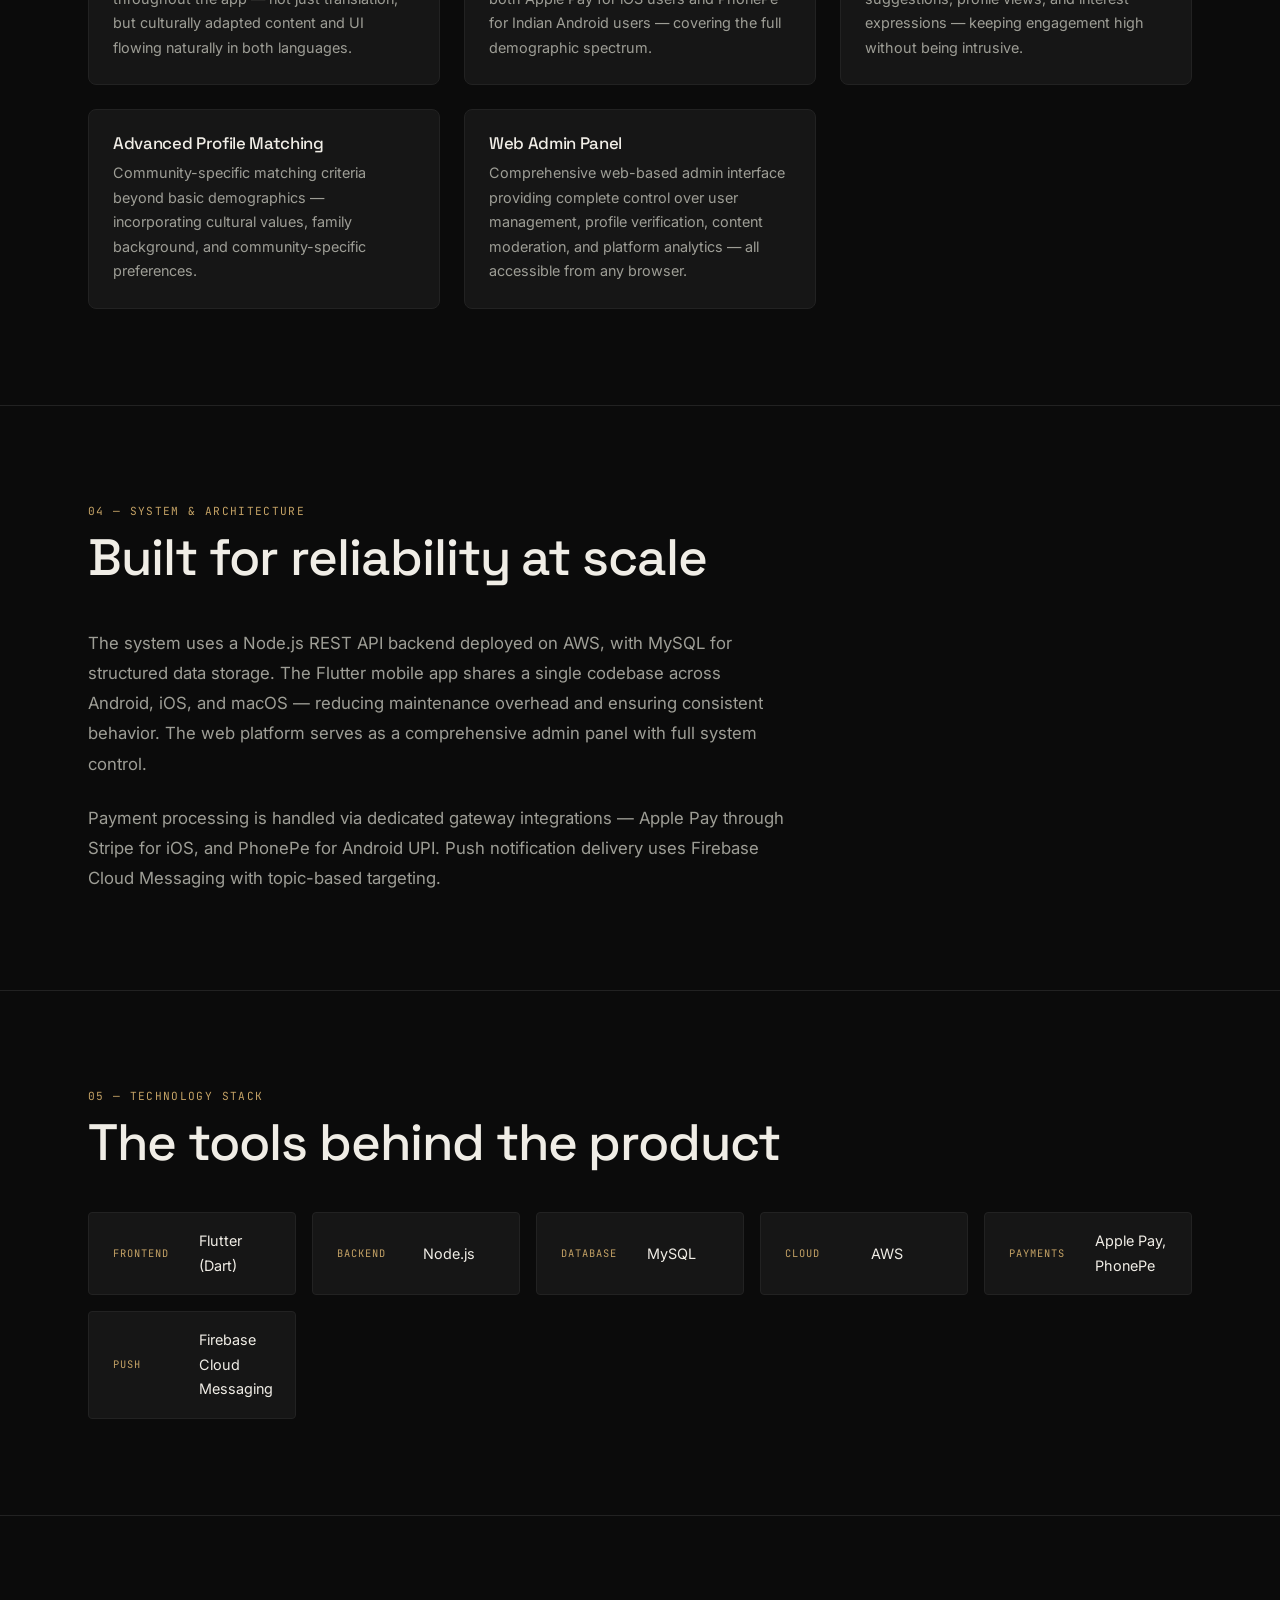
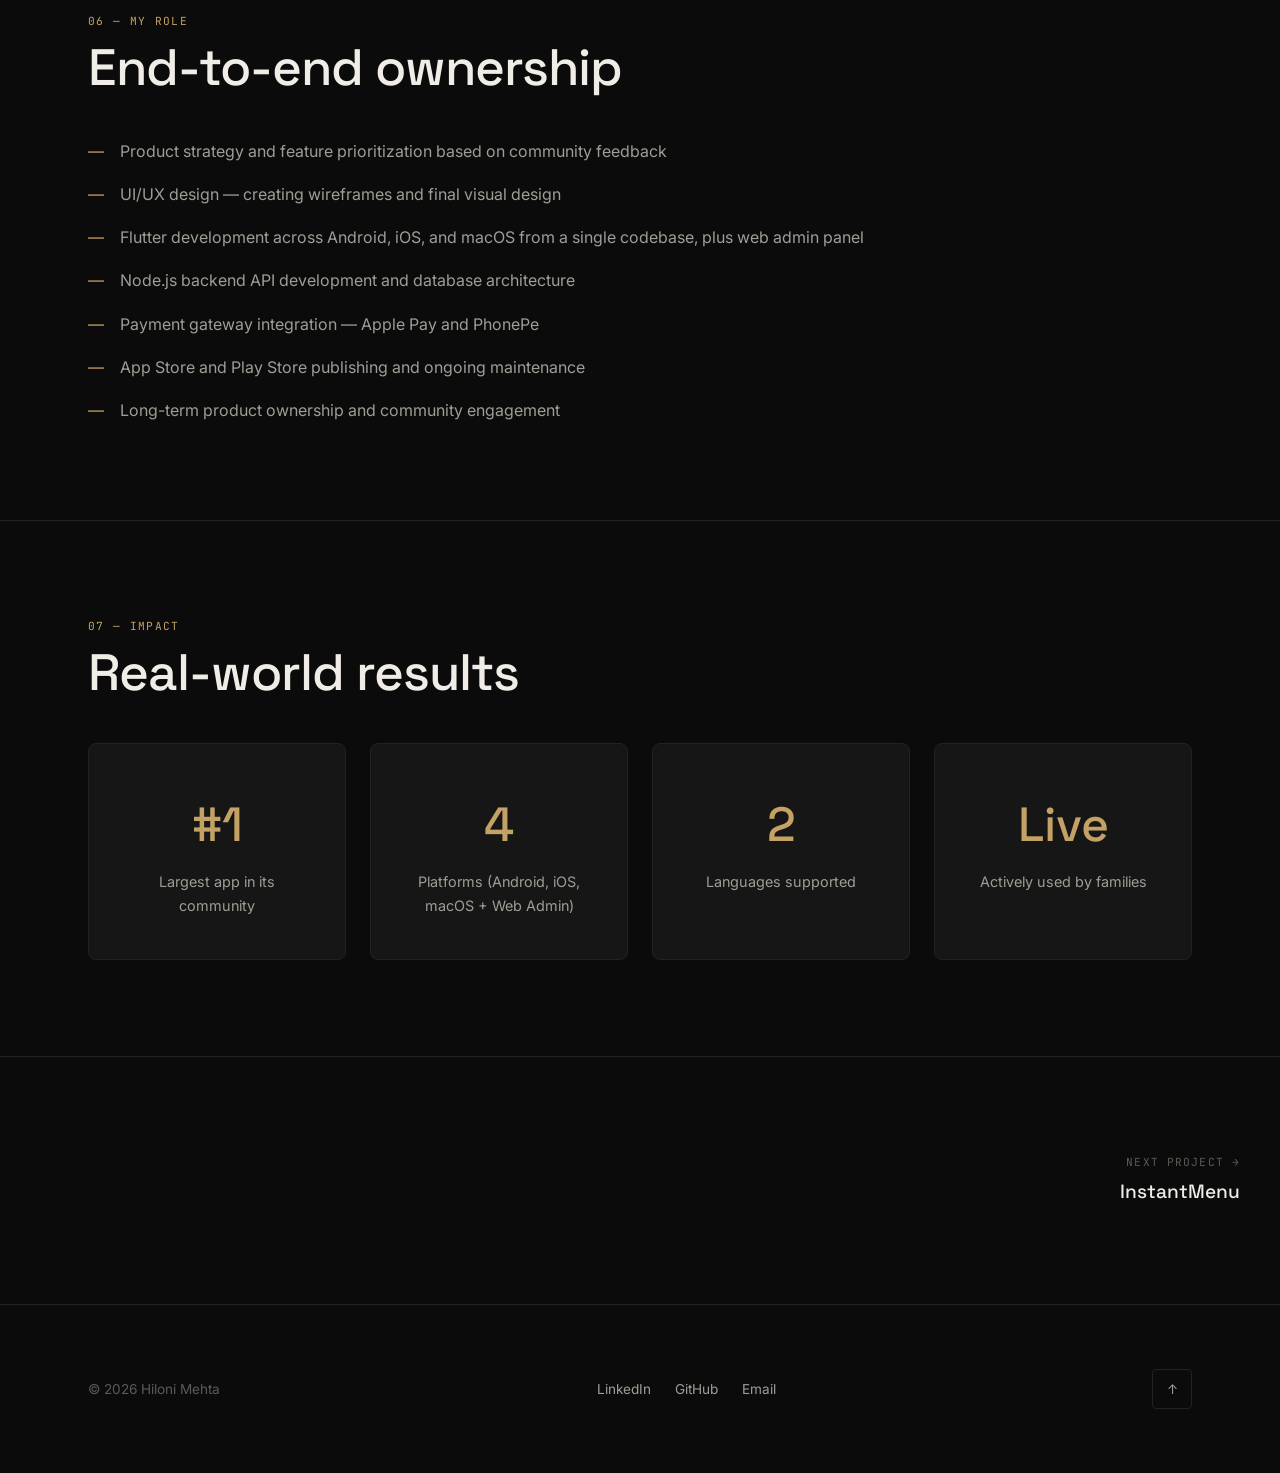
<file: work/satvara-sagpan/index.html>
<!doctype html>
<html lang="en">

<head>
  <meta charset="UTF-8" />
  <meta name="viewport" content="width=device-width, initial-scale=1.0" />
  <link rel="icon" type="image/svg+xml" href="../../favicon.svg" />
  <meta name="description" content="Satvara Sagpan — Largest community matrimony app built with Flutter, Node.js & AWS by Hiloni Mehta." />
  <title>Satvara Sagpan — Hiloni Mehta</title>
  <link rel="preconnect" href="https://fonts.googleapis.com" />
  <link rel="preconnect" href="https://fonts.gstatic.com" crossorigin />
  <link href="https://fonts.googleapis.com/css2?family=Inter:wght@300;400;500;600&family=JetBrains+Mono:wght@400;500&family=Space+Grotesk:wght@400;500;600;700&display=swap" rel="stylesheet" />
  <link rel="stylesheet" href="../../css/style.css" />
</head>

<body>
  <!-- Navigation -->
  <nav class="nav">
    <div class="container nav__inner">
      <a href="/hilonimehta/" class="nav__logo">hiloni<span>.</span></a>
      <div class="nav__links">
        <a href="/hilonimehta/" class="nav__link">Home</a>
        <a href="/hilonimehta/work/" class="nav__link active">Work</a>
        <a href="/hilonimehta/about/" class="nav__link">About</a>
        <a href="/hilonimehta/contact/" class="nav__link">Contact</a>
      </div>
      <button class="nav__toggle" aria-label="Toggle menu">
        <span></span><span></span><span></span>
      </button>
    </div>
    <div class="nav__mobile">
      <a href="/hilonimehta/" class="nav__mobile-link">Home</a>
      <a href="/hilonimehta/work/" class="nav__mobile-link">Work</a>
      <a href="/hilonimehta/about/" class="nav__mobile-link">About</a>
      <a href="/hilonimehta/contact/" class="nav__mobile-link">Contact</a>
    </div>
  </nav>

  <!-- Case Study Hero -->
  <header class="case-hero">
    <div class="container">
      <a href="../" class="back-link hero-anim hero-anim--1">
        <span class="back-link__arrow">←</span>
        All Projects
      </a>

      <div class="hero-anim hero-anim--1">
        <span class="label label--accent">( Community Platform )</span>
      </div>

      <h1 class="case-hero__title hero-anim hero-anim--2">Satvara Sagpan</h1>

      <p class="case-hero__tagline hero-anim hero-anim--3">
        The largest matrimony platform for the Satvara community — built for
        connection, trust, and cultural preservation.
      </p>

      <div class="case-hero__meta hero-anim hero-anim--4">
        <div class="case-hero__meta-item">
          <span class="case-hero__meta-label">Website</span>
          <span class="case-hero__meta-value">
            <a href="https://www.satvarasagpan.com" target="_blank" rel="noopener">satvarasagpan.com ↗</a>
          </span>
        </div>
        <div class="case-hero__meta-item">
          <span class="case-hero__meta-label">Platforms</span>
          <span class="case-hero__meta-value">Android, iOS, macOS + Web (Admin Panel)</span>
        </div>
        <div class="case-hero__meta-item">
          <span class="case-hero__meta-label">Role</span>
          <span class="case-hero__meta-value">Product Manager & Lead Developer</span>
        </div>
        <div class="case-hero__meta-item">
          <span class="case-hero__meta-label">Status</span>
          <span class="case-hero__meta-value">Live & Active</span>
        </div>
      </div>
    </div>
  </header>

  <!-- Media Showcase -->
  <section class="case-media">
    <div class="container">
      <div class="case-media__hero-img reveal">
        <img src="../../assets/satvraSagpan/app_screen_shot.png" alt="Satvara Sagpan App Preview" />
      </div>

      <div class="case-media__gallery reveal">
        <div class="case-media__gallery-item">
          <img src="../../assets/satvraSagpan/tablet_screen_shot.png" alt="Multi-language UI" />
        </div>
        <div class="case-media__gallery-item">
          <img src="../../assets/satvraSagpan/satvara-admin-profile.png" alt="Profile Matching" />
        </div>
        <div class="case-media__gallery-item">
          <img src="../../assets/satvraSagpan/admin_panel.png" alt="Admin Panel" />
        </div>
      </div>
    </div>
  </section>

  <!-- The Problem -->
  <section class="case-section">
    <div class="container">
      <div class="reveal">
        <div class="case-section__number">01 — The Problem</div>
        <h2 class="case-section__title">
          A community without a digital bridge
        </h2>
      </div>
      <div class="reveal">
        <p class="case-section__text">
          The Satvara community — spread across Gujarat and beyond — relied
          entirely on word-of-mouth, local gatherings, and paper-based
          directories for matrimony matchmaking. Families had no centralized
          way to discover profiles, verify details, or connect safely.
        </p>
        <p class="case-section__text">
          Existing generic matrimony apps didn't cater to the community's
          cultural nuances, language preferences (Gujarati), or specific
          requirements. The gap between demand and available digital solutions
          was widening.
        </p>
      </div>
    </div>
  </section>

  <!-- The Solution -->
  <section class="case-section">
    <div class="container">
      <div class="reveal">
        <div class="case-section__number">02 — The Solution</div>
        <h2 class="case-section__title">
          A platform built around community identity
        </h2>
      </div>
      <div class="reveal">
        <p class="case-section__text">
          Satvara Sagpan was designed as a culturally-aware matrimony platform
          — not another generic clone. Every design decision, from language
          options to profile fields, was made with direct input from community
          members.
        </p>
        <p class="case-section__text">
          The architecture supports multi-platform mobile apps (Android, iOS,
          macOS) for end users, with a dedicated web-based admin panel for
          complete platform management and control — ensuring reach across all
          demographics while maintaining centralized oversight.
        </p>
      </div>
    </div>
  </section>

  <!-- Key Features -->
  <section class="case-section">
    <div class="container">
      <div class="reveal">
        <div class="case-section__number">03 — Key Features</div>
        <h2 class="case-section__title">What makes it work</h2>
      </div>
      <div class="feature-list stagger-children">
        <div class="feature-item">
          <h4 class="feature-item__title">Multi-Language Support</h4>
          <p class="feature-item__desc">
            Full Gujarati and English language support throughout the app —
            not just translation, but culturally adapted content and UI
            flowing naturally in both languages.
          </p>
        </div>
        <div class="feature-item">
          <h4 class="feature-item__title">Apple Pay & PhonePe</h4>
          <p class="feature-item__desc">
            Integrated payment systems supporting both Apple Pay for iOS users
            and PhonePe for Indian Android users — covering the full
            demographic spectrum.
          </p>
        </div>
        <div class="feature-item">
          <h4 class="feature-item__title">Push Notifications</h4>
          <p class="feature-item__desc">
            Real-time push notifications for new match suggestions, profile
            views, and interest expressions — keeping engagement high without
            being intrusive.
          </p>
        </div>
        <div class="feature-item">
          <h4 class="feature-item__title">Advanced Profile Matching</h4>
          <p class="feature-item__desc">
            Community-specific matching criteria beyond basic demographics —
            incorporating cultural values, family background, and
            community-specific preferences.
          </p>
        </div>
        <div class="feature-item">
          <h4 class="feature-item__title">Web Admin Panel</h4>
          <p class="feature-item__desc">
            Comprehensive web-based admin interface providing complete control
            over user management, profile verification, content moderation,
            and platform analytics — all accessible from any browser.
          </p>
        </div>
      </div>
    </div>
  </section>

  <!-- System & Architecture -->
  <section class="case-section">
    <div class="container">
      <div class="reveal">
        <div class="case-section__number">04 — System & Architecture</div>
        <h2 class="case-section__title">Built for reliability at scale</h2>
      </div>
      <div class="reveal">
        <p class="case-section__text">
          The system uses a Node.js REST API backend deployed on AWS, with
          MySQL for structured data storage. The Flutter mobile app shares a
          single codebase across Android, iOS, and macOS — reducing
          maintenance overhead and ensuring consistent behavior. The web
          platform serves as a comprehensive admin panel with full system
          control.
        </p>
        <p class="case-section__text">
          Payment processing is handled via dedicated gateway integrations —
          Apple Pay through Stripe for iOS, and PhonePe for Android UPI. Push
          notification delivery uses Firebase Cloud Messaging with topic-based
          targeting.
        </p>
      </div>
    </div>
  </section>

  <!-- Technology Stack -->
  <section class="case-section">
    <div class="container">
      <div class="reveal">
        <div class="case-section__number">05 — Technology Stack</div>
        <h2 class="case-section__title">The tools behind the product</h2>
      </div>
      <div class="tech-grid stagger-children">
        <div class="tech-item">
          <span class="tech-item__category">Frontend</span>
          <span class="tech-item__value">Flutter (Dart)</span>
        </div>
        <div class="tech-item">
          <span class="tech-item__category">Backend</span>
          <span class="tech-item__value">Node.js</span>
        </div>
        <div class="tech-item">
          <span class="tech-item__category">Database</span>
          <span class="tech-item__value">MySQL</span>
        </div>
        <div class="tech-item">
          <span class="tech-item__category">Cloud</span>
          <span class="tech-item__value">AWS</span>
        </div>
        <div class="tech-item">
          <span class="tech-item__category">Payments</span>
          <span class="tech-item__value">Apple Pay, PhonePe</span>
        </div>
        <div class="tech-item">
          <span class="tech-item__category">Push</span>
          <span class="tech-item__value">Firebase Cloud Messaging</span>
        </div>
      </div>
    </div>
  </section>

  <!-- My Role -->
  <section class="case-section">
    <div class="container">
      <div class="reveal">
        <div class="case-section__number">06 — My Role</div>
        <h2 class="case-section__title">End-to-end ownership</h2>
      </div>
      <div class="role-list reveal">
        <div class="role-item">
          Product strategy and feature prioritization based on community
          feedback
        </div>
        <div class="role-item">
          UI/UX design — creating wireframes and final visual design
        </div>
        <div class="role-item">
          Flutter development across Android, iOS, and macOS from a single
          codebase, plus web admin panel
        </div>
        <div class="role-item">
          Node.js backend API development and database architecture
        </div>
        <div class="role-item">
          Payment gateway integration — Apple Pay and PhonePe
        </div>
        <div class="role-item">
          App Store and Play Store publishing and ongoing maintenance
        </div>
        <div class="role-item">
          Long-term product ownership and community engagement
        </div>
      </div>
    </div>
  </section>

  <!-- Impact -->
  <section class="case-section">
    <div class="container">
      <div class="reveal">
        <div class="case-section__number">07 — Impact</div>
        <h2 class="case-section__title">Real-world results</h2>
      </div>
      <div class="impact-grid stagger-children">
        <div class="impact-item">
          <div class="impact-item__value">#1</div>
          <div class="impact-item__label">Largest app in its community</div>
        </div>
        <div class="impact-item">
          <div class="impact-item__value">4</div>
          <div class="impact-item__label">
            Platforms (Android, iOS, macOS + Web Admin)
          </div>
        </div>
        <div class="impact-item">
          <div class="impact-item__value">2</div>
          <div class="impact-item__label">Languages supported</div>
        </div>
        <div class="impact-item">
          <div class="impact-item__value">Live</div>
          <div class="impact-item__label">Actively used by families</div>
        </div>
      </div>
    </div>
  </section>

  <!-- Project Navigation -->
  <div class="case-nav container">
    <div></div>
    <a href="../instantmenu/" class="case-nav__link case-nav__link--next">
      <span class="case-nav__label">Next Project →</span>
      <span class="case-nav__name">InstantMenu</span>
    </a>
  </div>

  <!-- Footer -->
  <footer class="footer">
    <div class="container footer__inner">
      <p class="footer__copy">
        &copy; <span class="current-year"></span> Hiloni Mehta
      </p>
      <div class="footer__links">
        <a href="https://www.linkedin.com/in/hiloni-mehta-9bba40120/" target="_blank" rel="noopener" class="footer__link">LinkedIn</a>
        <a href="https://github.com/HiloniMehta" target="_blank" rel="noopener" class="footer__link">GitHub</a>
        <a href="mailto:hilonimehta1997@gmail.com" class="footer__link">Email</a>
      </div>
      <button class="footer__back-top" aria-label="Back to top">↑</button>
    </div>
  </footer>

  <script src="../../js/main.js"></script>
</body>

</html>
</file>
<file: css/style.css>
/* ============================================
   Hiloni Mehta — PORTFOLIO
   Premium, Case-Study-Focused Design System
   ============================================ */

/* ---------- CSS CUSTOM PROPERTIES ---------- */
:root {
  /* Colors */
  --bg-primary: #0b0b0b;
  --bg-secondary: #111111;
  --bg-card: #161616;
  --bg-elevated: #1c1c1c;

  --text-primary: #f0ede6;
  --text-secondary: #9e9e96;
  --text-muted: #5a5a55;

  --accent: #c4a265;
  --accent-hover: #d4b578;
  --accent-muted: rgba(196, 162, 101, 0.15);

  --border: #222222;
  --border-light: #2a2a2a;

  /* Typography */
  --font-heading: "Space Grotesk", sans-serif;
  --font-body: "Inter", sans-serif;
  --font-mono: "JetBrains Mono", monospace;

  /* Spacing */
  --space-xs: 0.5rem;
  --space-sm: 1rem;
  --space-md: 1.5rem;
  --space-lg: 2.5rem;
  --space-xl: 4rem;
  --space-2xl: 6rem;
  --space-3xl: 10rem;

  /* Layout */
  --max-width: 1200px;
  --nav-height: 72px;

  /* Transitions */
  --ease-out: cubic-bezier(0.16, 1, 0.3, 1);
  --ease-in-out: cubic-bezier(0.65, 0, 0.35, 1);
  --duration-fast: 0.2s;
  --duration-normal: 0.4s;
  --duration-slow: 0.8s;

  /* Border Radius */
  --radius-sm: 4px;
  --radius-md: 8px;
  --radius-lg: 16px;
}

/* ---------- RESET & BASE ---------- */
*,
*::before,
*::after {
  margin: 0;
  padding: 0;
  box-sizing: border-box;
}

html {
  font-size: 16px;
  scroll-behavior: smooth;
  -webkit-font-smoothing: antialiased;
  -moz-osx-font-smoothing: grayscale;
}

body {
  font-family: var(--font-body);
  background-color: var(--bg-primary);
  color: var(--text-primary);
  line-height: 1.7;
  overflow-x: hidden;
  min-height: 100vh;
}

::selection {
  background: var(--accent);
  color: var(--bg-primary);
}

img {
  max-width: 100%;
  height: auto;
  display: block;
}

a {
  color: inherit;
  text-decoration: none;
}

ul,
ol {
  list-style: none;
}

button {
  border: none;
  background: none;
  cursor: pointer;
  font-family: inherit;
  color: inherit;
}

input,
textarea {
  font-family: inherit;
  font-size: inherit;
}

/* ---------- TYPOGRAPHY ---------- */
h1,
h2,
h3,
h4,
h5,
h6 {
  font-family: var(--font-heading);
  font-weight: 500;
  line-height: 1.15;
  letter-spacing: -0.02em;
}

h1 {
  font-size: clamp(2.8rem, 6vw, 5.5rem);
  font-weight: 500;
}

h2 {
  font-size: clamp(2rem, 4vw, 3.5rem);
}

h3 {
  font-size: clamp(1.4rem, 2.5vw, 2rem);
}

h4 {
  font-size: clamp(1.1rem, 1.5vw, 1.35rem);
}

p {
  color: var(--text-secondary);
  font-size: 1.05rem;
  line-height: 1.8;
}

.label {
  font-family: var(--font-mono);
  font-size: 0.75rem;
  letter-spacing: 0.12em;
  text-transform: uppercase;
  color: var(--text-muted);
}

.label--accent {
  color: var(--accent);
}

/* ---------- LAYOUT ---------- */
.container {
  width: 100%;
  max-width: var(--max-width);
  margin: 0 auto;
  padding: 0 clamp(1.5rem, 4vw, 3rem);
}

.section {
  padding: var(--space-3xl) 0;
}

.section--sm {
  padding: var(--space-2xl) 0;
}

/* ---------- NAVIGATION ---------- */
.nav {
  position: fixed;
  top: 0;
  left: 0;
  width: 100%;
  height: var(--nav-height);
  z-index: 1000;
  transition:
    background var(--duration-normal) var(--ease-out),
    border-color var(--duration-normal) var(--ease-out);
}

.nav.scrolled {
  background: rgba(11, 11, 11, 0.9);
  backdrop-filter: blur(20px);
  -webkit-backdrop-filter: blur(20px);
  border-bottom: 1px solid var(--border);
}

.nav__inner {
  display: flex;
  align-items: center;
  justify-content: space-between;
  height: 100%;
}

.nav__logo {
  font-family: var(--font-heading);
  font-size: 1.15rem;
  font-weight: 600;
  letter-spacing: -0.02em;
  transition: opacity var(--duration-fast);
}

.nav__logo:hover {
  opacity: 0.7;
}

.nav__logo span {
  color: var(--accent);
}

.nav__links {
  display: flex;
  align-items: center;
  gap: var(--space-lg);
}

.nav__link {
  font-size: 0.9rem;
  font-weight: 400;
  color: var(--text-secondary);
  transition: color var(--duration-fast);
  position: relative;
}

.nav__link::after {
  content: "";
  position: absolute;
  bottom: -4px;
  left: 0;
  width: 0;
  height: 1px;
  background: var(--accent);
  transition: width var(--duration-normal) var(--ease-out);
}

.nav__link:hover,
.nav__link.active {
  color: var(--text-primary);
}

.nav__link:hover::after,
.nav__link.active::after {
  width: 100%;
}

/* Mobile Menu Toggle */
.nav__toggle {
  display: none;
  flex-direction: column;
  gap: 6px;
  padding: 4px;
  z-index: 1002;
}

.nav__toggle span {
  display: block;
  width: 24px;
  height: 1.5px;
  background: var(--text-primary);
  transition: all var(--duration-normal) var(--ease-out);
  transform-origin: center;
}

.nav__toggle.open span:nth-child(1) {
  transform: rotate(45deg) translate(5px, 5px);
}

.nav__toggle.open span:nth-child(2) {
  opacity: 0;
}

.nav__toggle.open span:nth-child(3) {
  transform: rotate(-45deg) translate(5px, -5px);
}

/* Mobile Menu Overlay */
.nav__mobile {
  position: fixed;
  top: 0;
  left: 0;
  width: 100%;
  height: 100vh;
  height: 100dvh;
  background: var(--bg-primary);
  z-index: 1001;
  display: flex;
  flex-direction: column;
  justify-content: center;
  align-items: center;
  gap: var(--space-lg);
  opacity: 0;
  pointer-events: none;
  transition: opacity var(--duration-normal) var(--ease-out);
}

.nav__mobile.open {
  opacity: 1;
  pointer-events: all;
}

.nav__mobile-link {
  font-family: var(--font-heading);
  font-size: clamp(2rem, 6vw, 3rem);
  font-weight: 500;
  color: var(--text-secondary);
  transition: color var(--duration-fast);
  transform: translateY(20px);
  opacity: 0;
}

.nav__mobile.open .nav__mobile-link {
  animation: mobileNavIn 0.5s var(--ease-out) forwards;
}

.nav__mobile.open .nav__mobile-link:nth-child(1) {
  animation-delay: 0.1s;
}
.nav__mobile.open .nav__mobile-link:nth-child(2) {
  animation-delay: 0.15s;
}
.nav__mobile.open .nav__mobile-link:nth-child(3) {
  animation-delay: 0.2s;
}
.nav__mobile.open .nav__mobile-link:nth-child(4) {
  animation-delay: 0.25s;
}

@keyframes mobileNavIn {
  to {
    transform: translateY(0);
    opacity: 1;
  }
}

.nav__mobile-link:hover {
  color: var(--accent);
}

/* ---------- BUTTONS ---------- */
.btn {
  display: inline-flex;
  align-items: center;
  gap: 0.75rem;
  font-family: var(--font-heading);
  font-size: 0.95rem;
  font-weight: 500;
  padding: 1rem 2rem;
  border-radius: var(--radius-sm);
  transition: all var(--duration-normal) var(--ease-out);
  position: relative;
  overflow: hidden;
}

.btn--primary {
  background: var(--text-primary);
  color: var(--bg-primary);
}

.btn--primary:hover {
  background: var(--accent);
  transform: translateY(-2px);
}

.btn--outline {
  border: 1px solid var(--border-light);
  color: var(--text-primary);
}

.btn--outline:hover {
  border-color: var(--accent);
  color: var(--accent);
}

.btn--ghost {
  color: var(--text-primary);
  padding: 0.5rem 0;
}

.btn--ghost:hover {
  color: var(--accent);
}

.btn__arrow {
  transition: transform var(--duration-normal) var(--ease-out);
  font-size: 1.2rem;
}

.btn:hover .btn__arrow {
  transform: translateX(4px);
}

/* ---------- HERO SECTION ---------- */
.hero {
  min-height: 100vh;
  display: flex;
  align-items: center;
  position: relative;
}

.hero__content {
  padding-top: var(--nav-height);
}

.hero__label {
  margin-bottom: var(--space-md);
  display: flex;
  align-items: center;
  gap: 0.75rem;
}

.hero__label .dot {
  width: 8px;
  height: 8px;
  border-radius: 50%;
  background: var(--accent);
  animation: pulse 2s ease-in-out infinite;
}

@keyframes pulse {
  0%,
  100% {
    opacity: 1;
  }
  50% {
    opacity: 0.4;
  }
}

.hero__title {
  margin-bottom: var(--space-md);
  max-width: 900px;
}

.hero__title .line {
  display: block;
  overflow: hidden;
}

.hero__title .line span {
  display: inline-block;
}

.hero__subtitle {
  max-width: 560px;
  margin-bottom: var(--space-xl);
  font-size: 1.15rem;
  line-height: 1.8;
}

.hero__cta {
  display: flex;
  align-items: center;
  gap: var(--space-md);
}

.hero__scroll {
  position: absolute;
  bottom: var(--space-xl);
  left: 50%;
  transform: translateX(-50%);
  display: flex;
  flex-direction: column;
  align-items: center;
  gap: var(--space-xs);
}

.hero__scroll-line {
  width: 1px;
  height: 60px;
  background: linear-gradient(to bottom, var(--accent), transparent);
  animation: scrollLine 2s ease-in-out infinite;
}

@keyframes scrollLine {
  0% {
    transform: scaleY(0);
    transform-origin: top;
  }
  50% {
    transform: scaleY(1);
    transform-origin: top;
  }
  51% {
    transform-origin: bottom;
  }
  100% {
    transform: scaleY(0);
    transform-origin: bottom;
  }
}

/* ---------- WORK LIST ---------- */
.work-list {
  display: flex;
  flex-direction: column;
}

.work-item {
  display: block;
  border-bottom: 1px solid var(--border);
  padding: var(--space-lg) 0;
  transition: all var(--duration-normal) var(--ease-out);
  cursor: pointer;
  position: relative;
}

.work-item:first-child {
  border-top: 1px solid var(--border);
}

.work-item:hover {
  padding-left: var(--space-md);
}

.work-item__inner {
  display: flex;
  justify-content: space-between;
  align-items: center;
  gap: var(--space-md);
}

.work-item__info {
  flex: 1;
}

.work-item__name {
  font-family: var(--font-heading);
  font-size: clamp(1.5rem, 3vw, 2.2rem);
  font-weight: 500;
  margin-bottom: 0.4rem;
  transition: color var(--duration-fast);
}

.work-item:hover .work-item__name {
  color: var(--accent);
}

.work-item__desc {
  font-size: 0.95rem;
  color: var(--text-secondary);
  margin-bottom: 0.6rem;
}

.work-item__meta {
  display: flex;
  align-items: center;
  gap: var(--space-sm);
  flex-wrap: wrap;
}

.work-item__tag {
  font-family: var(--font-mono);
  font-size: 0.7rem;
  letter-spacing: 0.08em;
  text-transform: uppercase;
  color: var(--text-muted);
  padding: 0.3rem 0.7rem;
  border: 1px solid var(--border);
  border-radius: 20px;
}

.work-item__arrow {
  font-size: 1.5rem;
  color: var(--text-muted);
  transition: all var(--duration-normal) var(--ease-out);
  flex-shrink: 0;
}

.work-item:hover .work-item__arrow {
  color: var(--accent);
  transform: translateX(8px);
}

/* ---------- CASE STUDY ---------- */
.case-hero {
  padding-top: calc(var(--nav-height) + var(--space-3xl));
  padding-bottom: var(--space-2xl);
}

.case-hero__label {
  margin-bottom: var(--space-sm);
}

.case-hero__title {
  margin-bottom: var(--space-md);
  max-width: 800px;
}

.case-hero__tagline {
  font-size: 1.2rem;
  max-width: 600px;
  margin-bottom: var(--space-lg);
}

.case-hero__meta {
  display: flex;
  flex-wrap: wrap;
  gap: var(--space-lg);
}

.case-hero__meta-item {
  display: flex;
  flex-direction: column;
  gap: 0.25rem;
}

.case-hero__meta-label {
  font-family: var(--font-mono);
  font-size: 0.7rem;
  letter-spacing: 0.1em;
  text-transform: uppercase;
  color: var(--text-muted);
}

.case-hero__meta-value {
  font-size: 0.95rem;
  color: var(--text-primary);
}

.case-hero__meta-value a {
  color: var(--accent);
  text-decoration: underline;
  text-underline-offset: 3px;
}

.case-hero__meta-value a:hover {
  opacity: 0.8;
}

/* Case Study Media */
.case-media {
  background: var(--bg-secondary);
  padding: var(--space-2xl) 0;
}

.case-media__hero-img {
  width: 100%;
  aspect-ratio: 16 / 9;
  background: var(--bg-card);
  border-radius: var(--radius-lg);
  overflow: hidden;
  margin-bottom: var(--space-lg);
  display: flex;
  align-items: center;
  justify-content: center;
  border: 1px solid var(--border);
}

.case-media__hero-img img {
  width: 100%;
  height: 100%;
  object-fit: contain;
  cursor: pointer;
  transition: opacity var(--duration-fast);
}

.case-media__hero-img img:hover {
  opacity: 0.9;
}

.case-media__placeholder {
  display: flex;
  flex-direction: column;
  align-items: center;
  gap: var(--space-sm);
  color: var(--text-muted);
}

.case-media__placeholder-icon {
  font-size: 3rem;
  opacity: 0.3;
}

.case-media__gallery {
  display: grid;
  grid-template-columns: repeat(auto-fit, minmax(280px, 1fr));
  gap: var(--space-md);
}

.case-media__gallery-item {
  aspect-ratio: 4 / 3;
  background: var(--bg-card);
  border-radius: var(--radius-md);
  border: 1px solid var(--border);
  overflow: hidden;
  display: flex;
  align-items: center;
  justify-content: center;
  cursor: pointer;
  transition: border-color var(--duration-fast);
}

.case-media__gallery-item:hover {
  border-color: var(--accent-muted);
}

.case-media__gallery-item img {
  width: 100%;
  height: 100%;
  object-fit: contain;
  transition: opacity var(--duration-fast);
}

.case-media__gallery-item:hover img {
  opacity: 0.9;
}

/* Case Study Sections */
.case-section {
  padding: var(--space-2xl) 0;
  border-bottom: 1px solid var(--border);
}

.case-section:last-child {
  border-bottom: none;
}

.case-section__number {
  font-family: var(--font-mono);
  font-size: 0.7rem;
  letter-spacing: 0.12em;
  text-transform: uppercase;
  color: var(--accent);
  margin-bottom: var(--space-xs);
}

.case-section__title {
  margin-bottom: var(--space-lg);
}

.case-section__text {
  max-width: 700px;
  margin-bottom: var(--space-md);
}

.case-section__text:last-child {
  margin-bottom: 0;
}

/* Feature List */
.feature-list {
  display: grid;
  grid-template-columns: repeat(auto-fit, minmax(280px, 1fr));
  gap: var(--space-md);
}

.feature-item {
  padding: var(--space-md);
  background: var(--bg-card);
  border: 1px solid var(--border);
  border-radius: var(--radius-md);
  transition: border-color var(--duration-fast);
}

.feature-item:hover {
  border-color: var(--accent-muted);
}

.feature-item__title {
  font-family: var(--font-heading);
  font-size: 1.05rem;
  font-weight: 500;
  margin-bottom: 0.5rem;
  color: var(--text-primary);
}

.feature-item__desc {
  font-size: 0.9rem;
  color: var(--text-secondary);
  line-height: 1.7;
}

/* Tech Stack Grid */
.tech-grid {
  display: grid;
  grid-template-columns: repeat(auto-fit, minmax(200px, 1fr));
  gap: var(--space-sm);
}

.tech-item {
  display: flex;
  align-items: center;
  gap: var(--space-sm);
  padding: var(--space-sm) var(--space-md);
  background: var(--bg-card);
  border: 1px solid var(--border);
  border-radius: var(--radius-sm);
}

.tech-item__category {
  font-family: var(--font-mono);
  font-size: 0.65rem;
  letter-spacing: 0.1em;
  text-transform: uppercase;
  color: var(--accent);
  min-width: 70px;
}

.tech-item__value {
  font-size: 0.9rem;
  color: var(--text-primary);
}

/* Role List */
.role-list {
  display: flex;
  flex-direction: column;
  gap: var(--space-sm);
}

.role-item {
  display: flex;
  align-items: flex-start;
  gap: var(--space-sm);
  font-size: 1rem;
  color: var(--text-secondary);
}

.role-item::before {
  content: "—";
  color: var(--accent);
  flex-shrink: 0;
}

/* Impact Grid */
.impact-grid {
  display: grid;
  grid-template-columns: repeat(auto-fit, minmax(200px, 1fr));
  gap: var(--space-md);
}

.impact-item {
  text-align: center;
  padding: var(--space-lg);
  background: var(--bg-card);
  border: 1px solid var(--border);
  border-radius: var(--radius-md);
}

.impact-item__value {
  font-family: var(--font-heading);
  font-size: clamp(2rem, 4vw, 3rem);
  font-weight: 500;
  color: var(--accent);
  margin-bottom: 0.25rem;
}

.impact-item__label {
  font-size: 0.9rem;
  color: var(--text-secondary);
}

/* Case Study Navigation */
.case-nav {
  padding: var(--space-2xl) 0;
  display: flex;
  justify-content: space-between;
  align-items: center;
  gap: var(--space-md);
}

.case-nav__link {
  display: flex;
  flex-direction: column;
  gap: 0.25rem;
  transition: color var(--duration-fast);
}

.case-nav__link:hover {
  color: var(--accent);
}

.case-nav__link--next {
  text-align: right;
}

.case-nav__label {
  font-family: var(--font-mono);
  font-size: 0.7rem;
  letter-spacing: 0.1em;
  text-transform: uppercase;
  color: var(--text-muted);
}

.case-nav__name {
  font-family: var(--font-heading);
  font-size: 1.2rem;
  font-weight: 500;
}

/* ---------- ABOUT PAGE ---------- */
.about-hero {
  padding-top: calc(var(--nav-height) + var(--space-3xl));
  padding-bottom: var(--space-xl);
}

.about-content {
  display: grid;
  grid-template-columns: 1fr;
  gap: var(--space-2xl);
}

.about-text {
  max-width: 700px;
}

.about-text p {
  margin-bottom: var(--space-md);
  font-size: 1.1rem;
}

.about-text p:last-child {
  margin-bottom: 0;
}

.about-values {
  display: grid;
  grid-template-columns: repeat(auto-fit, minmax(280px, 1fr));
  gap: var(--space-md);
  margin-top: var(--space-xl);
}

.about-value {
  padding: var(--space-lg);
  border: 1px solid var(--border);
  border-radius: var(--radius-md);
  transition: border-color var(--duration-fast);
}

.about-value:hover {
  border-color: var(--accent-muted);
}

.about-value__number {
  font-family: var(--font-mono);
  font-size: 0.7rem;
  letter-spacing: 0.12em;
  color: var(--accent);
  margin-bottom: var(--space-sm);
}

.about-value__title {
  font-family: var(--font-heading);
  font-size: 1.15rem;
  font-weight: 500;
  margin-bottom: 0.5rem;
}

.about-value__desc {
  font-size: 0.9rem;
  color: var(--text-secondary);
}

/* ---------- CONTACT PAGE ---------- */
.contact-hero {
  padding-top: calc(var(--nav-height) + var(--space-3xl));
  padding-bottom: var(--space-xl);
}

.contact-content {
  display: grid;
  grid-template-columns: 1fr 1fr;
  gap: var(--space-2xl);
}

.contact-info {
  display: flex;
  flex-direction: column;
  gap: var(--space-lg);
}

.contact-info__item {
  display: flex;
  flex-direction: column;
  gap: 0.25rem;
}

.contact-info__label {
  font-family: var(--font-mono);
  font-size: 0.7rem;
  letter-spacing: 0.1em;
  text-transform: uppercase;
  color: var(--text-muted);
}

.contact-info__value {
  font-size: 1.05rem;
  color: var(--text-primary);
}

.contact-info__value a {
  color: var(--accent);
  text-decoration: underline;
  text-underline-offset: 3px;
  transition: opacity var(--duration-fast);
}

.contact-info__value a:hover {
  opacity: 0.7;
}

.contact-socials {
  display: flex;
  gap: var(--space-sm);
  margin-top: var(--space-md);
}

.contact-social {
  width: 44px;
  height: 44px;
  display: flex;
  align-items: center;
  justify-content: center;
  border: 1px solid var(--border);
  border-radius: var(--radius-sm);
  color: var(--text-secondary);
  font-size: 1.1rem;
  transition: all var(--duration-fast);
}

.contact-social:hover {
  border-color: var(--accent);
  color: var(--accent);
}

/* Contact Form */
.contact-form {
  display: flex;
  flex-direction: column;
  gap: var(--space-md);
}

.form-group {
  display: flex;
  flex-direction: column;
  gap: 0.5rem;
}

.form-group label {
  font-family: var(--font-mono);
  font-size: 0.7rem;
  letter-spacing: 0.1em;
  text-transform: uppercase;
  color: var(--text-muted);
}

.form-group input,
.form-group textarea {
  background: var(--bg-card);
  border: 1px solid var(--border);
  border-radius: var(--radius-sm);
  padding: 0.9rem 1.1rem;
  color: var(--text-primary);
  font-size: 0.95rem;
  transition: border-color var(--duration-fast);
  outline: none;
}

.form-group input:focus,
.form-group textarea:focus {
  border-color: var(--accent);
}

.form-group textarea {
  resize: vertical;
  min-height: 140px;
}

.form-group input::placeholder,
.form-group textarea::placeholder {
  color: var(--text-muted);
}

.form-success {
  display: none;
  padding: var(--space-md);
  background: rgba(196, 162, 101, 0.1);
  border: 1px solid var(--accent);
  border-radius: var(--radius-sm);
  color: var(--accent);
  text-align: center;
}

.form-success.show {
  display: block;
}

/* ---------- FOOTER ---------- */
.footer {
  border-top: 1px solid var(--border);
  padding: var(--space-xl) 0;
}

.footer__inner {
  display: flex;
  justify-content: space-between;
  align-items: center;
  gap: var(--space-md);
  flex-wrap: wrap;
}

.footer__copy {
  font-size: 0.85rem;
  color: var(--text-muted);
}

.footer__links {
  display: flex;
  gap: var(--space-md);
}

.footer__link {
  font-size: 0.85rem;
  color: var(--text-secondary);
  transition: color var(--duration-fast);
}

.footer__link:hover {
  color: var(--accent);
}

.footer__back-top {
  width: 40px;
  height: 40px;
  display: flex;
  align-items: center;
  justify-content: center;
  border: 1px solid var(--border);
  border-radius: var(--radius-sm);
  color: var(--text-secondary);
  transition: all var(--duration-fast);
  cursor: pointer;
}

.footer__back-top:hover {
  border-color: var(--accent);
  color: var(--accent);
}

/* ---------- SKILLS SECTION ---------- */
.skills-section {
  border-top: 1px solid var(--border);
  padding-bottom: var(--space-xl);
}

.skills-section + .section {
  padding-top: var(--space-xl);
}

.skills-intro {
  color: var(--text-secondary);
  font-size: 1.05rem;
  margin-bottom: var(--space-xl);
  max-width: 500px;
}

.skills-grid {
  display: flex;
  flex-direction: column;
  gap: var(--space-2xl);
}

.skills-group__title {
  font-family: var(--font-mono);
  font-size: 0.72rem;
  font-weight: 500;
  letter-spacing: 0.12em;
  text-transform: uppercase;
  color: var(--text-muted);
  margin-bottom: var(--space-md);
}

.skills-group__tags {
  display: flex;
  flex-wrap: wrap;
  gap: 0.6rem;
}

.skill-pill {
  font-family: var(--font-body);
  font-size: 0.88rem;
  font-weight: 400;
  color: var(--text-primary);
  padding: 0.5rem 1.15rem;
  border: 1px solid var(--border-light);
  border-radius: 100px;
  background: transparent;
  transition:
    border-color var(--duration-fast) var(--ease-out),
    color var(--duration-fast) var(--ease-out);
  white-space: nowrap;
}

.skill-pill:hover {
  border-color: var(--accent);
  color: var(--accent);
}

@media (max-width: 768px) {
  .skills-grid {
    gap: var(--space-xl);
  }

  .skill-pill {
    font-size: 0.82rem;
    padding: 0.45rem 1rem;
  }
}

/* ---------- SCROLL ANIMATIONS ---------- */
.reveal {
  opacity: 0;
  transform: translateY(30px);
  transition:
    opacity var(--duration-slow) var(--ease-out),
    transform var(--duration-slow) var(--ease-out);
}

.reveal.visible {
  opacity: 1;
  transform: translateY(0);
}

.reveal--delay-1 {
  transition-delay: 0.1s;
}
.reveal--delay-2 {
  transition-delay: 0.2s;
}
.reveal--delay-3 {
  transition-delay: 0.3s;
}
.reveal--delay-4 {
  transition-delay: 0.4s;
}

/* Stagger children */
.stagger-children > * {
  opacity: 0;
  transform: translateY(20px);
  transition:
    opacity 0.6s var(--ease-out),
    transform 0.6s var(--ease-out);
}

.stagger-children.visible > *:nth-child(1) {
  transition-delay: 0.05s;
}
.stagger-children.visible > *:nth-child(2) {
  transition-delay: 0.1s;
}
.stagger-children.visible > *:nth-child(3) {
  transition-delay: 0.15s;
}
.stagger-children.visible > *:nth-child(4) {
  transition-delay: 0.2s;
}
.stagger-children.visible > *:nth-child(5) {
  transition-delay: 0.25s;
}
.stagger-children.visible > *:nth-child(6) {
  transition-delay: 0.3s;
}
.stagger-children.visible > *:nth-child(7) {
  transition-delay: 0.35s;
}
.stagger-children.visible > *:nth-child(8) {
  transition-delay: 0.4s;
}

.stagger-children.visible > * {
  opacity: 1;
  transform: translateY(0);
}

/* Hero animations */
.hero-anim {
  opacity: 0;
  transform: translateY(40px);
  animation: heroReveal 1s var(--ease-out) forwards;
}

.hero-anim--1 {
  animation-delay: 0.2s;
}
.hero-anim--2 {
  animation-delay: 0.4s;
}
.hero-anim--3 {
  animation-delay: 0.6s;
}
.hero-anim--4 {
  animation-delay: 0.8s;
}

@keyframes heroReveal {
  to {
    opacity: 1;
    transform: translateY(0);
  }
}

/* ---------- PAGE HEADER (for Work, About, Contact) ---------- */
.page-header {
  padding-top: calc(var(--nav-height) + var(--space-3xl));
  padding-bottom: var(--space-2xl);
}

.page-header__label {
  margin-bottom: var(--space-sm);
}

.page-header__title {
  margin-bottom: var(--space-md);
  max-width: 700px;
}

.page-header__subtitle {
  max-width: 600px;
  font-size: 1.1rem;
}

/* ---------- HORIZONTAL RULE ---------- */
.divider {
  width: 100%;
  height: 1px;
  background: var(--border);
  margin: var(--space-xl) 0;
}

/* ---------- BACK LINK ---------- */
.back-link {
  display: inline-flex;
  align-items: center;
  gap: 0.5rem;
  font-size: 0.9rem;
  color: var(--text-secondary);
  transition: color var(--duration-fast);
  margin-bottom: var(--space-lg);
}

.back-link:hover {
  color: var(--accent);
}

.back-link__arrow {
  transition: transform var(--duration-normal) var(--ease-out);
}

.back-link:hover .back-link__arrow {
  transform: translateX(-4px);
}

/* ---------- RESPONSIVE ---------- */
@media (max-width: 768px) {
  .nav__links {
    display: none;
  }

  .nav__toggle {
    display: flex;
  }

  .work-item__inner {
    flex-direction: column;
    align-items: flex-start;
  }

  .work-item__arrow {
    display: none;
  }

  .work-item:hover {
    padding-left: var(--space-sm);
  }

  .contact-content {
    grid-template-columns: 1fr;
  }

  .case-hero__meta {
    flex-direction: column;
    gap: var(--space-md);
  }

  .case-nav {
    flex-direction: column;
    gap: var(--space-lg);
  }

  .case-nav__link--next {
    text-align: left;
  }

  .footer__inner {
    flex-direction: column;
    text-align: center;
    gap: var(--space-md);
  }

  .hero {
    min-height: calc(100vh - 60px);
    min-height: calc(100dvh - 60px);
  }

  .section {
    padding: var(--space-2xl) 0;
  }

  .section--sm {
    padding: var(--space-xl) 0;
  }

  .feature-list {
    grid-template-columns: 1fr;
  }

  .tech-grid {
    grid-template-columns: 1fr;
  }

  .impact-grid {
    grid-template-columns: 1fr 1fr;
  }
}

@media (max-width: 480px) {
  html {
    font-size: 15px;
  }

  .impact-grid {
    grid-template-columns: 1fr;
  }

  .about-values {
    grid-template-columns: 1fr;
  }
}

/* ---------- UTILITIES ---------- */
.text-accent {
  color: var(--accent);
}

.text-muted {
  color: var(--text-muted);
}

.mt-xl {
  margin-top: var(--space-xl);
}

.mb-lg {
  margin-bottom: var(--space-lg);
}

.visually-hidden {
  position: absolute;
  width: 1px;
  height: 1px;
  overflow: hidden;
  clip: rect(0, 0, 0, 0);
  white-space: nowrap;
  border: 0;
}

/* ---------- CUSTOM CURSOR ---------- */
@media (hover: hover) {
  .work-item {
    cursor: none;
  }
}

.custom-cursor {
  position: fixed;
  width: 80px;
  height: 80px;
  border-radius: 50%;
  background: var(--accent);
  color: var(--bg-primary);
  display: flex;
  align-items: center;
  justify-content: center;
  font-family: var(--font-mono);
  font-size: 0.65rem;
  letter-spacing: 0.08em;
  text-transform: uppercase;
  pointer-events: none;
  z-index: 9999;
  opacity: 0;
  transform: scale(0);
  transition:
    opacity 0.3s var(--ease-out),
    transform 0.3s var(--ease-out);
}

.custom-cursor.active {
  opacity: 1;
  transform: scale(1);
}

/* Smooth image placeholder */
.img-placeholder {
  background: linear-gradient(
    135deg,
    var(--bg-card) 0%,
    var(--bg-elevated) 100%
  );
  display: flex;
  align-items: center;
  justify-content: center;
  color: var(--text-muted);
  font-size: 0.85rem;
  font-family: var(--font-mono);
  letter-spacing: 0.05em;
}

/* Image Lightbox Modal */
.image-lightbox {
  position: fixed;
  top: 0;
  left: 0;
  width: 100%;
  height: 100%;
  background: rgba(0, 0, 0, 0.95);
  z-index: 9999;
  display: flex;
  align-items: center;
  justify-content: center;
  opacity: 0;
  visibility: hidden;
  transition:
    opacity var(--duration-normal) var(--ease-out),
    visibility var(--duration-normal) var(--ease-out);
  cursor: zoom-out;
}

.image-lightbox.active {
  opacity: 1;
  visibility: visible;
}

.image-lightbox__content {
  max-width: 95%;
  max-height: 95%;
  position: relative;
  transform: scale(0.9);
  transition: transform var(--duration-normal) var(--ease-out);
}

.image-lightbox.active .image-lightbox__content {
  transform: scale(1);
}

.image-lightbox__img {
  max-width: 100%;
  max-height: 95vh;
  object-fit: contain;
  display: block;
  border-radius: var(--radius-md);
}

.image-lightbox__close {
  position: fixed;
  top: var(--space-lg);
  right: var(--space-lg);
  width: 48px;
  height: 48px;
  border-radius: 50%;
  background: rgba(255, 255, 255, 0.1);
  border: 1px solid rgba(255, 255, 255, 0.2);
  backdrop-filter: blur(10px);
  display: flex;
  align-items: center;
  justify-content: center;
  cursor: pointer;
  transition: all var(--duration-fast);
  z-index: 10000;
}

.image-lightbox__close:hover {
  background: rgba(255, 255, 255, 0.15);
  transform: rotate(90deg);
}

.image-lightbox__close::before,
.image-lightbox__close::after {
  content: "";
  position: absolute;
  width: 20px;
  height: 2px;
  background: var(--text-primary);
  border-radius: 2px;
}

.image-lightbox__close::before {
  transform: rotate(45deg);
}

.image-lightbox__close::after {
  transform: rotate(-45deg);
}

.image-lightbox__nav {
  position: fixed;
  top: 50%;
  transform: translateY(-50%);
  width: 48px;
  height: 48px;
  border-radius: 50%;
  background: rgba(255, 255, 255, 0.1);
  border: 1px solid rgba(255, 255, 255, 0.2);
  backdrop-filter: blur(10px);
  display: flex;
  align-items: center;
  justify-content: center;
  cursor: pointer;
  transition: all var(--duration-fast);
  z-index: 10000;
  opacity: 0.7;
}

.image-lightbox__nav:hover {
  background: rgba(255, 255, 255, 0.15);
  opacity: 1;
}

.image-lightbox__nav--prev {
  left: var(--space-lg);
}

.image-lightbox__nav--next {
  right: var(--space-lg);
}

.image-lightbox__nav::before {
  content: "";
  width: 10px;
  height: 10px;
  border-top: 2px solid var(--text-primary);
  border-right: 2px solid var(--text-primary);
}

.image-lightbox__nav--prev::before {
  transform: rotate(-135deg);
  margin-left: 4px;
}

.image-lightbox__nav--next::before {
  transform: rotate(45deg);
  margin-right: 4px;
}

.image-lightbox__counter {
  position: fixed;
  bottom: var(--space-lg);
  left: 50%;
  transform: translateX(-50%);
  padding: var(--space-xs) var(--space-md);
  background: rgba(0, 0, 0, 0.6);
  border: 1px solid rgba(255, 255, 255, 0.1);
  border-radius: 20px;
  backdrop-filter: blur(10px);
  font-family: var(--font-mono);
  font-size: 0.85rem;
  color: var(--text-primary);
  z-index: 10000;
}

@media (max-width: 768px) {
  .image-lightbox__close {
    top: var(--space-md);
    right: var(--space-md);
    width: 40px;
    height: 40px;
  }

  .image-lightbox__nav {
    width: 40px;
    height: 40px;
  }

  .image-lightbox__nav--prev {
    left: var(--space-md);
  }

  .image-lightbox__nav--next {
    right: var(--space-md);
  }

  .image-lightbox__counter {
    bottom: var(--space-md);
    font-size: 0.75rem;
  }
}
</file>
